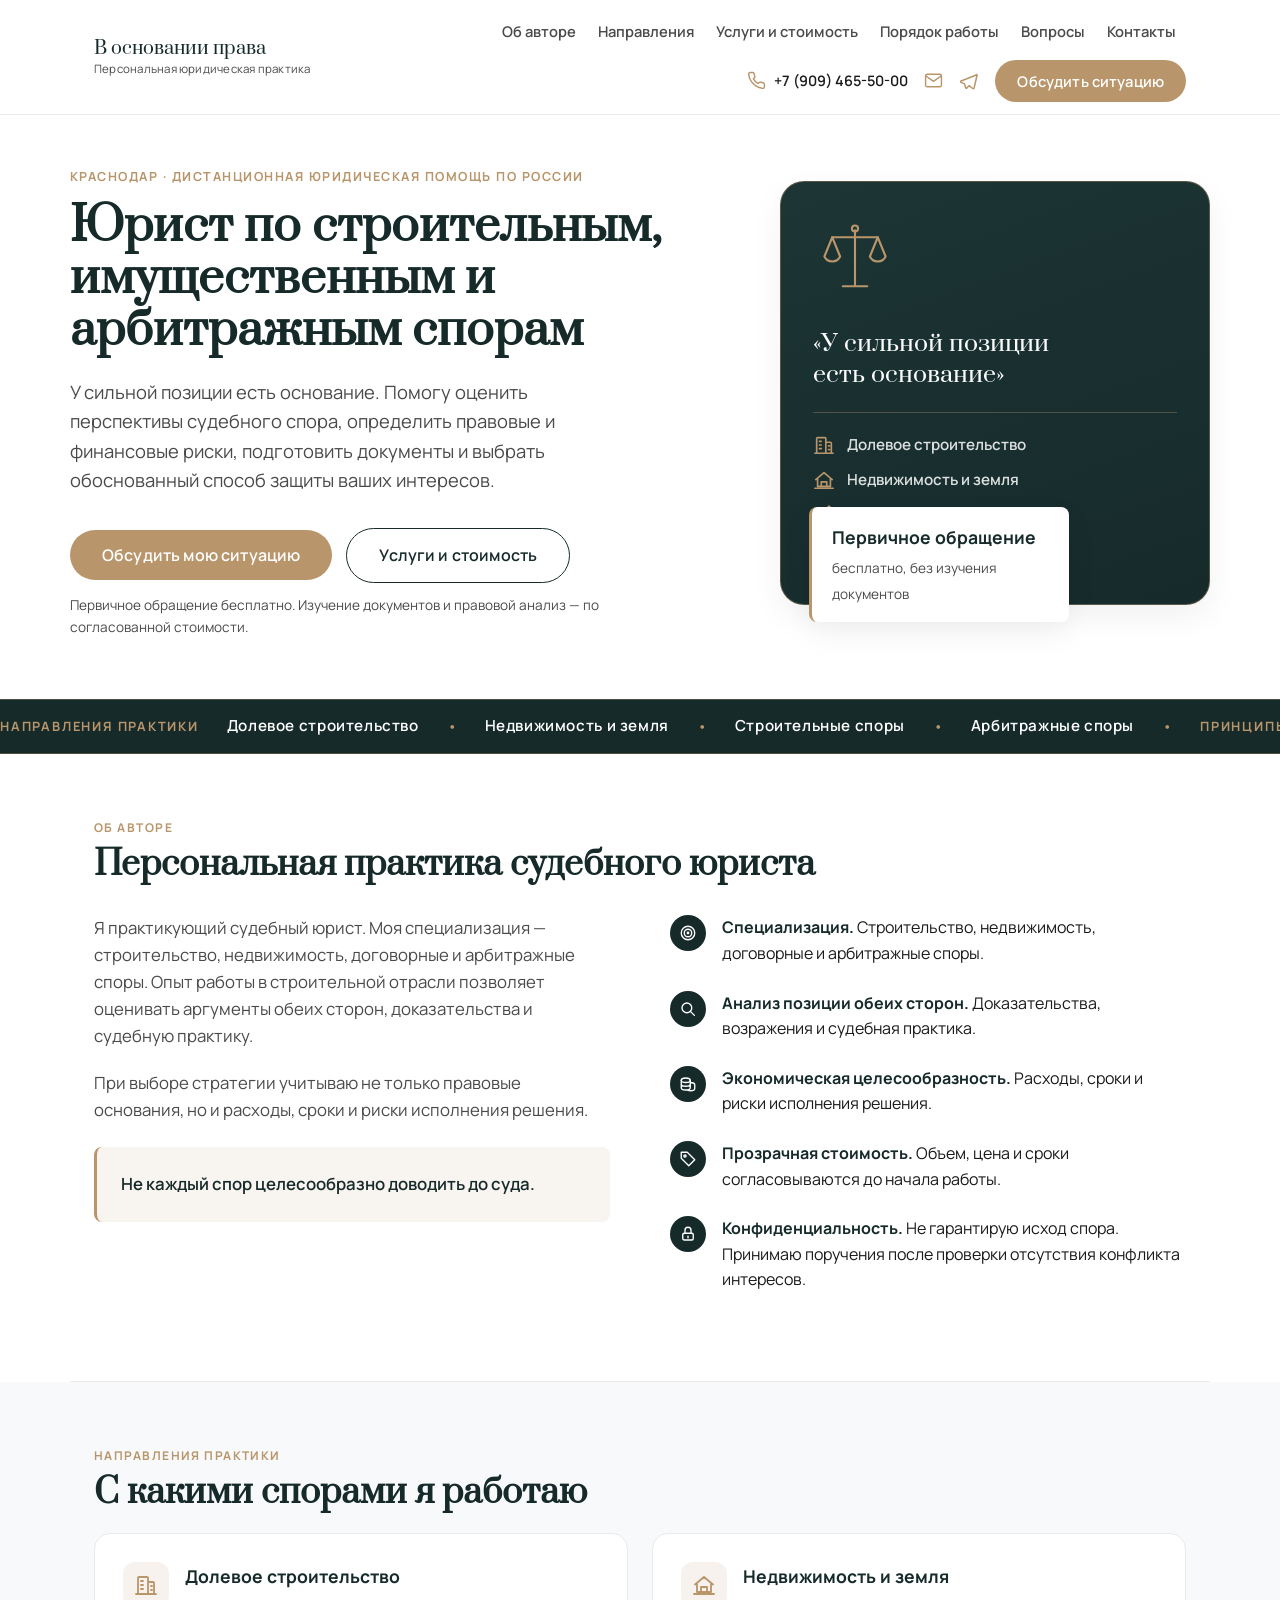
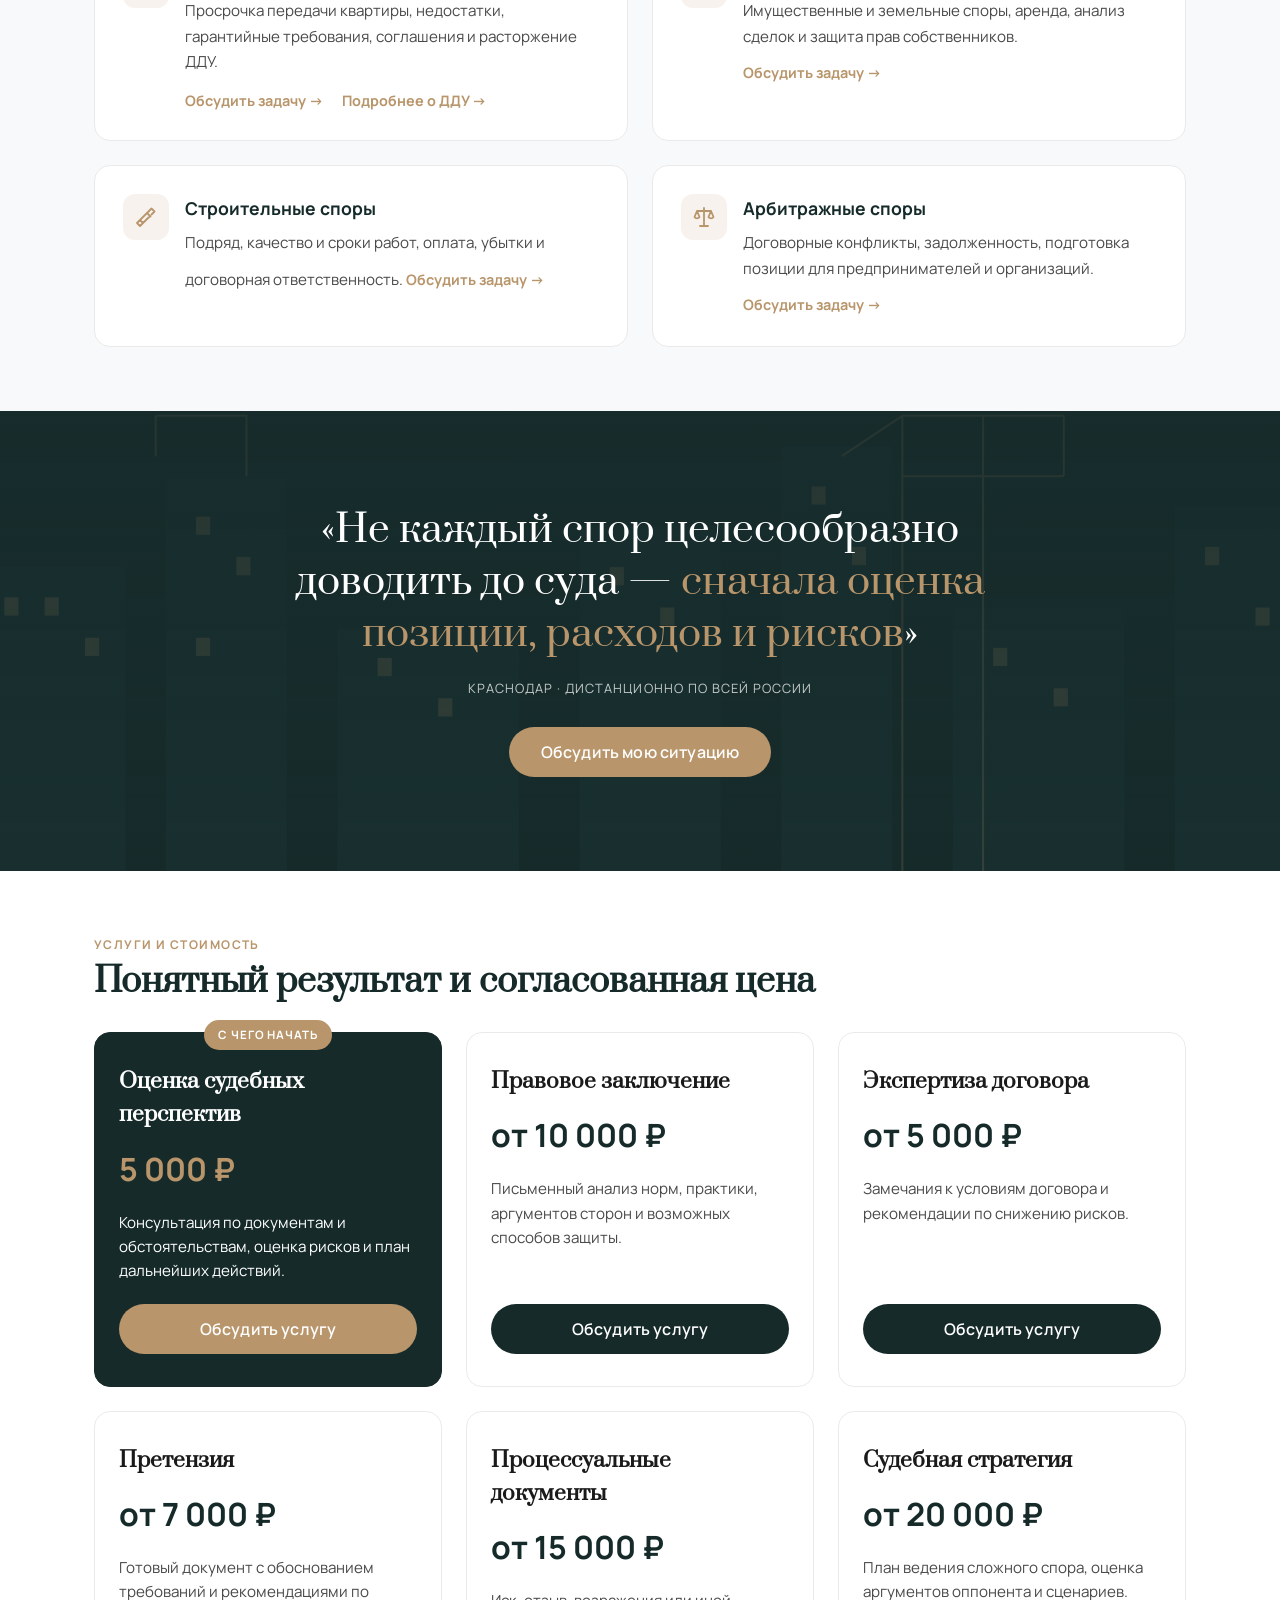
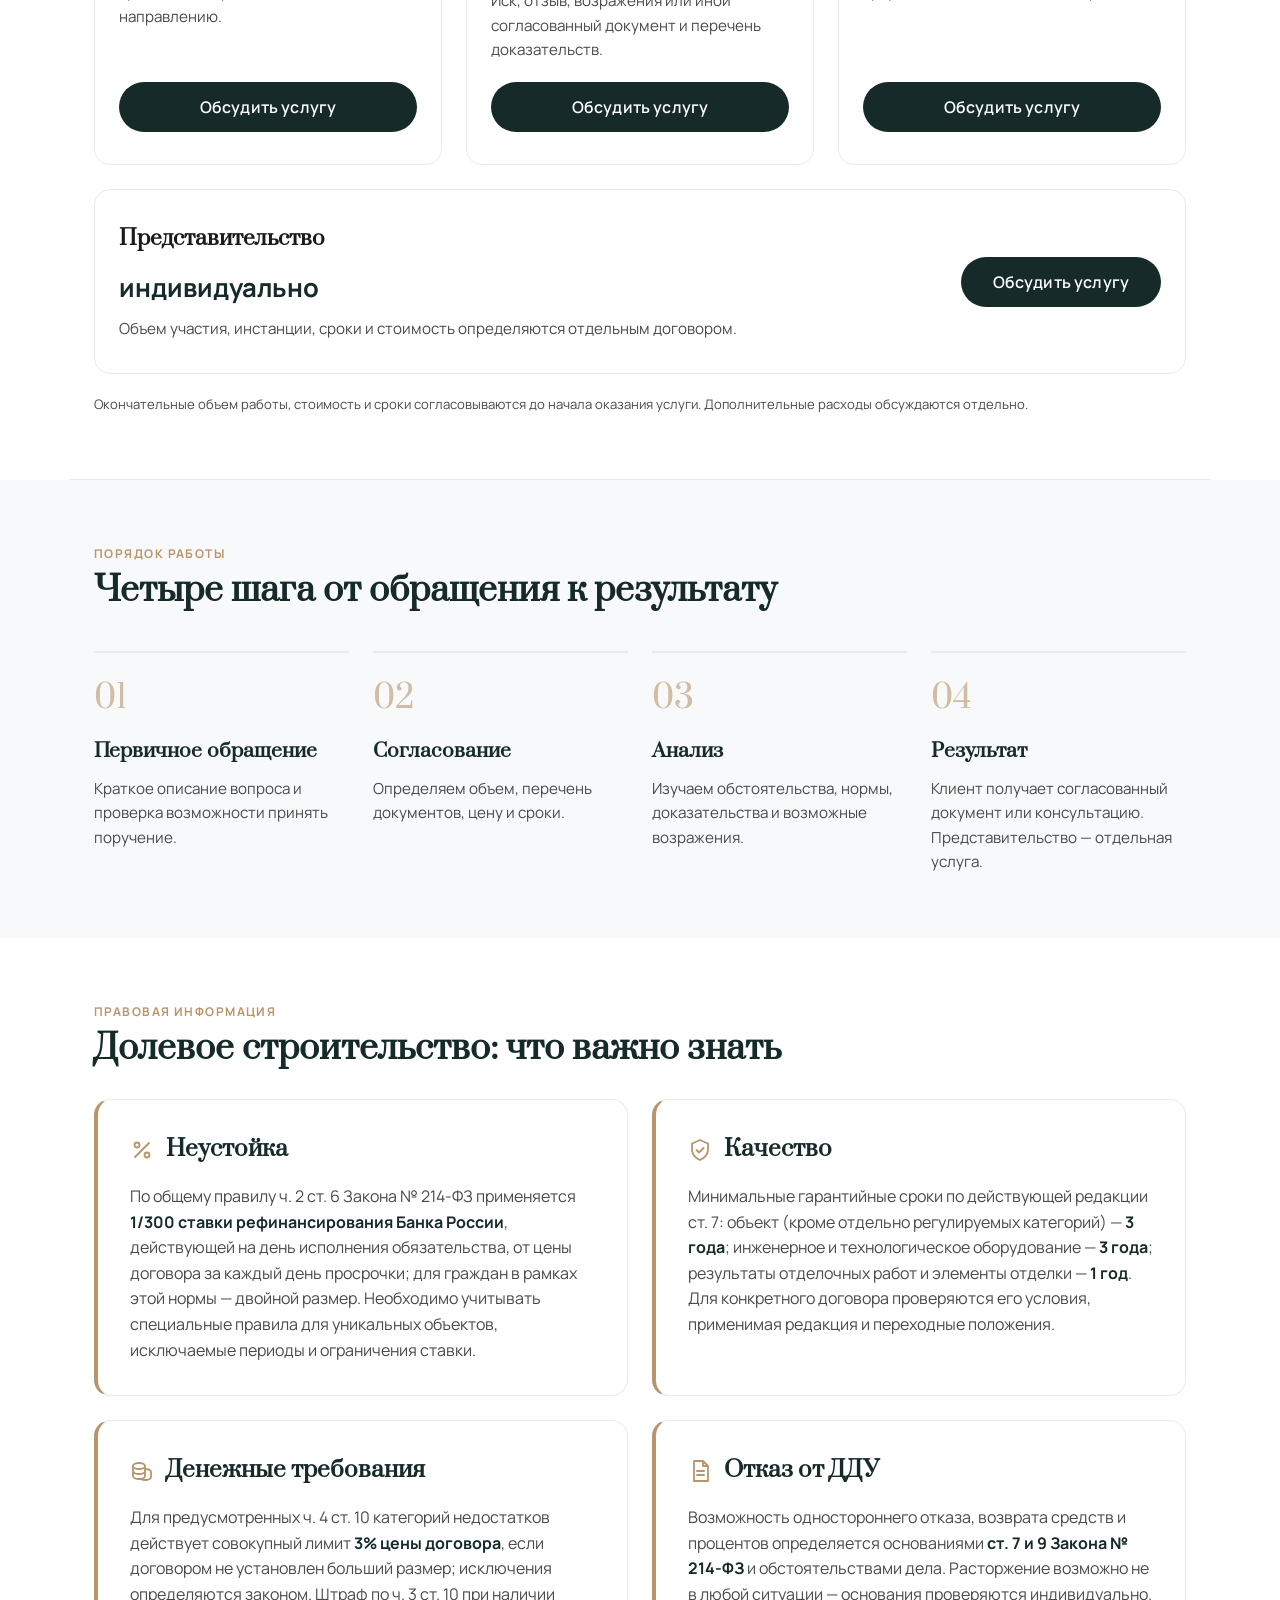
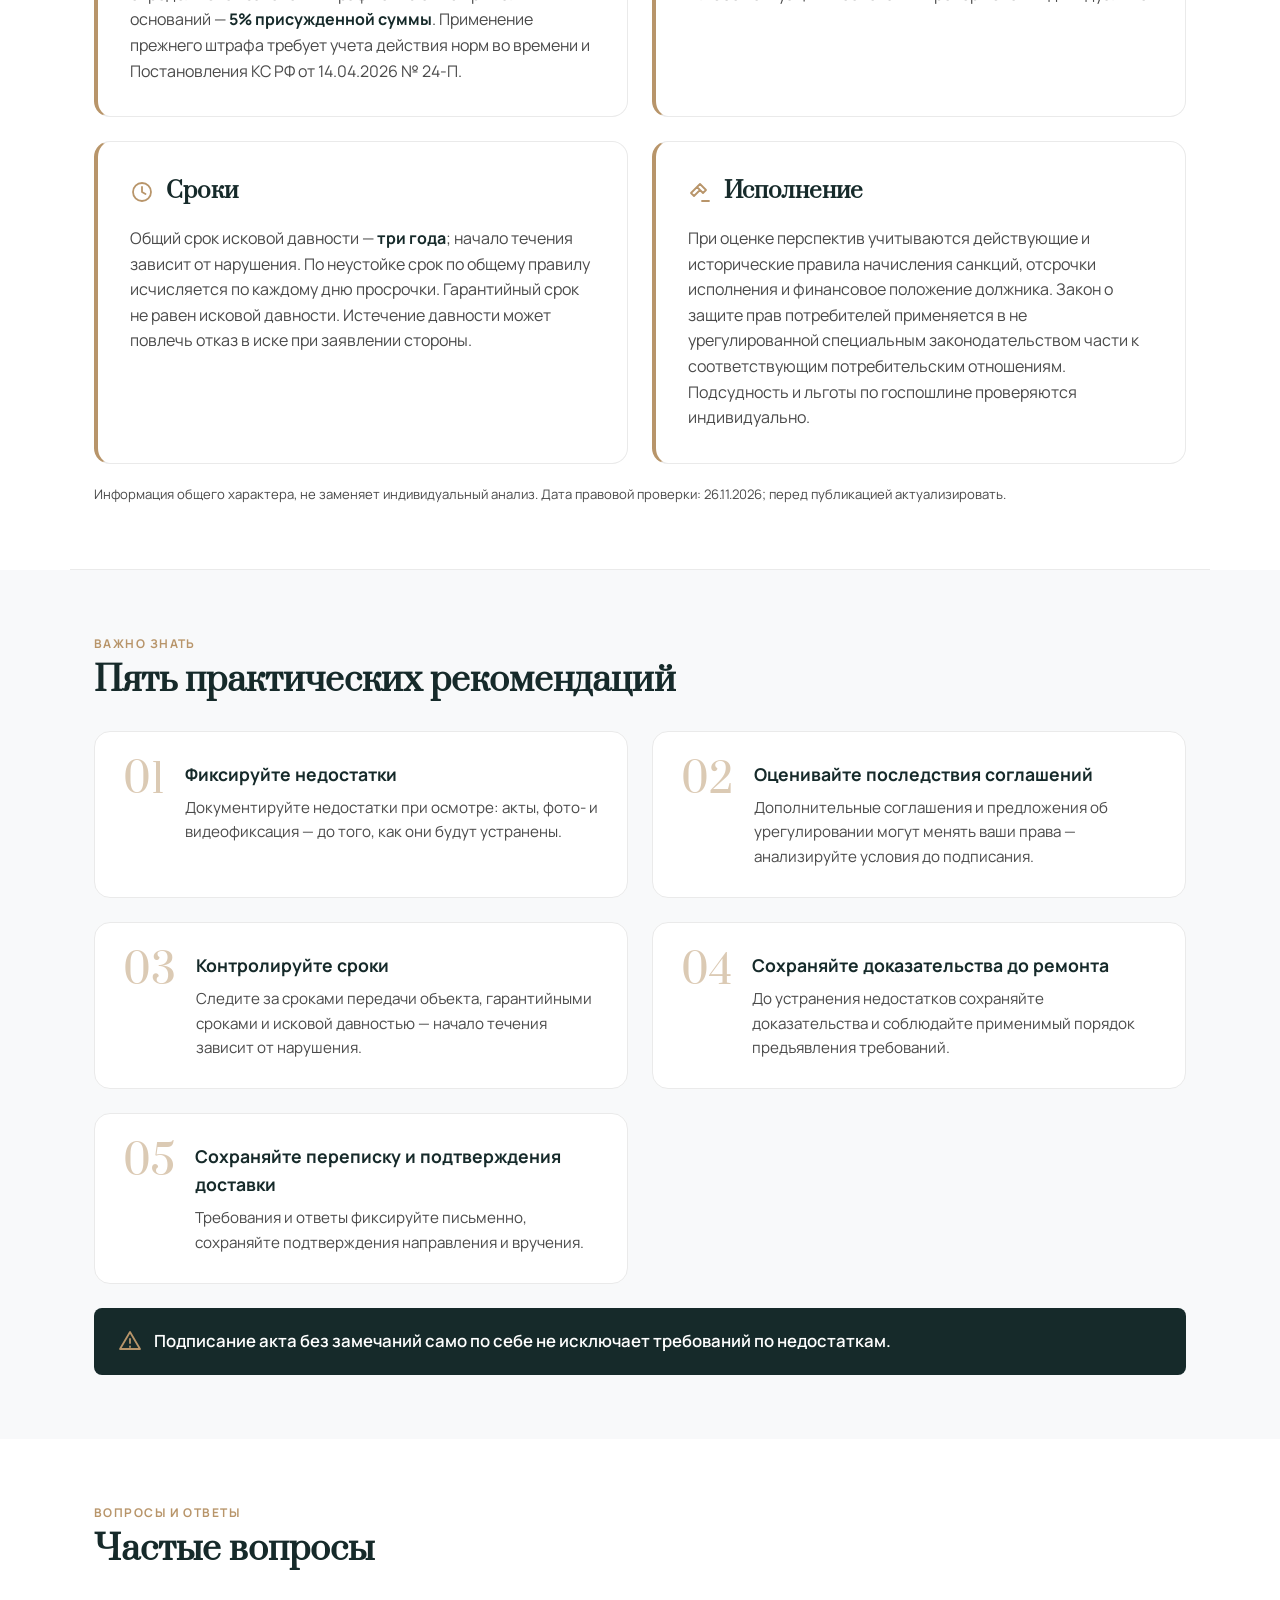
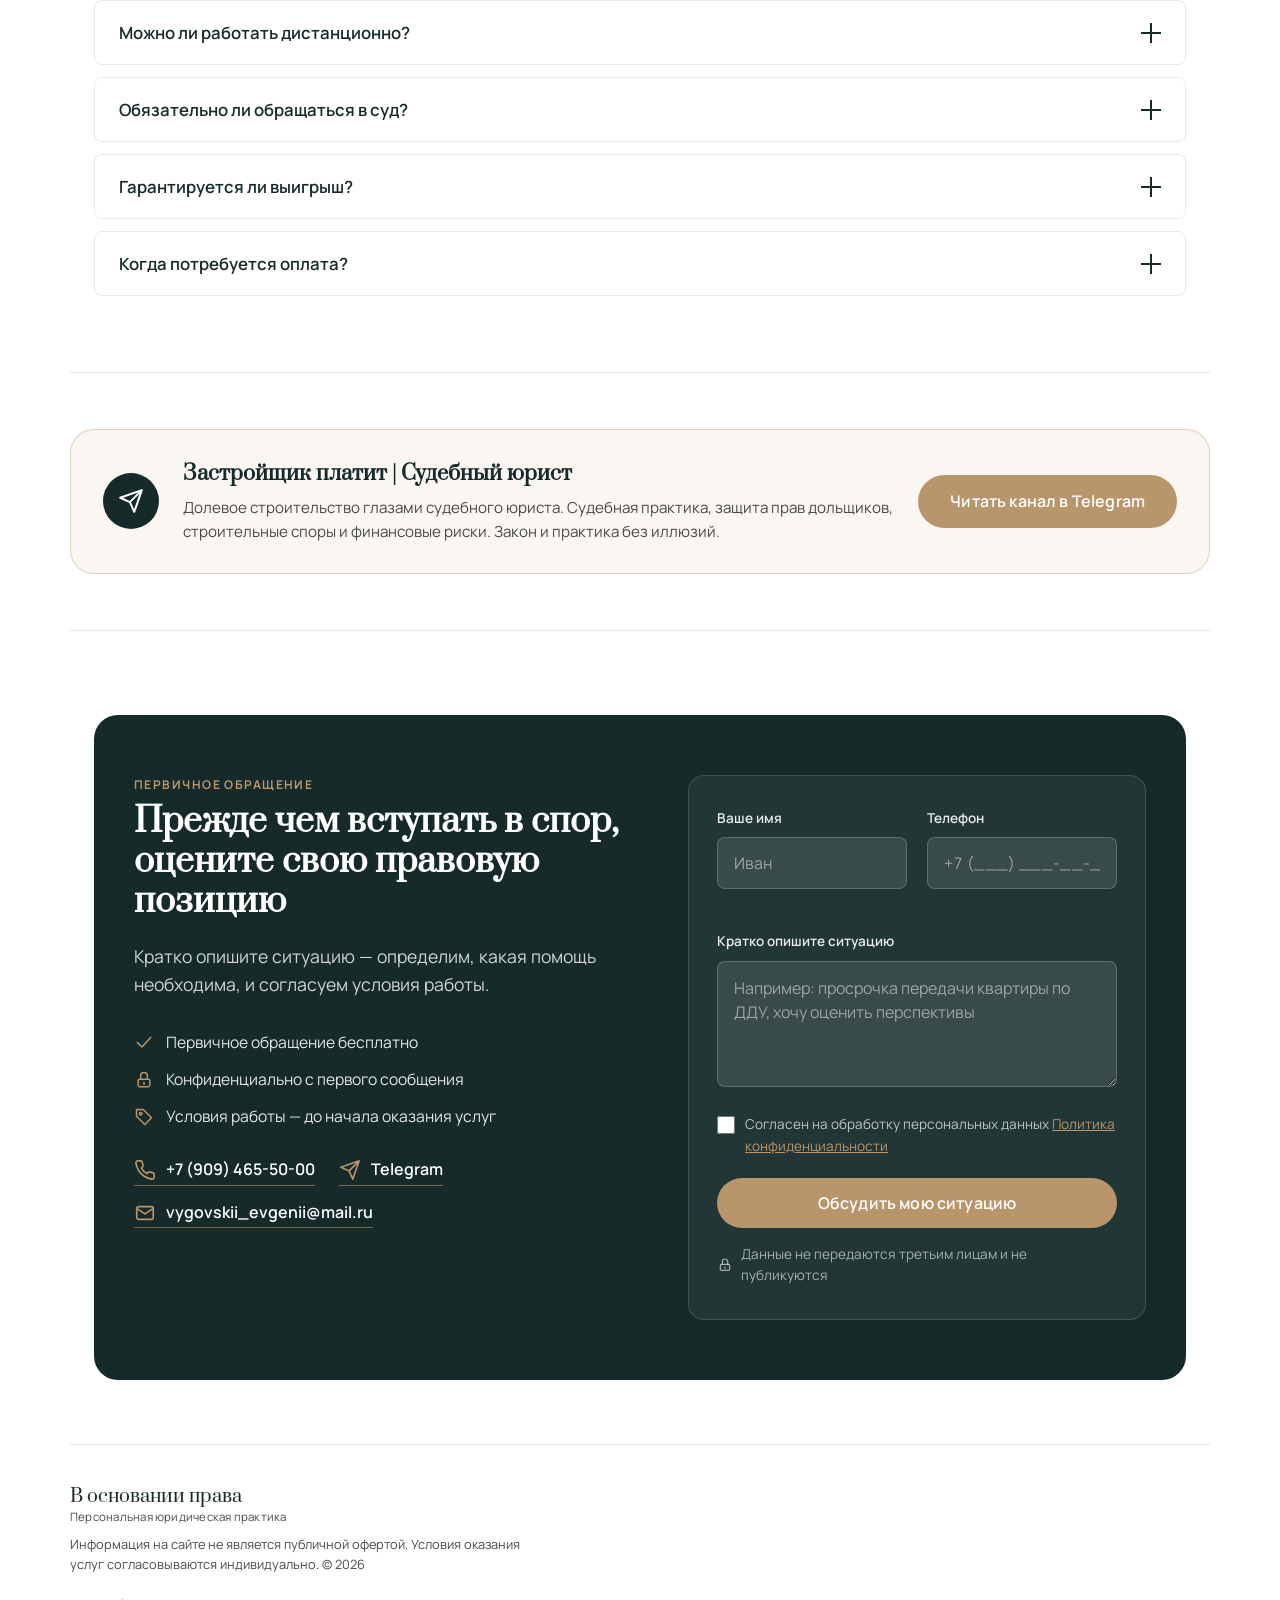
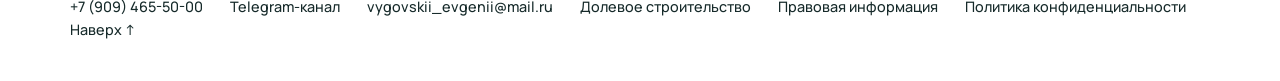
<file: index.html>
<!doctype html>
<html lang="ru">
  <head>
    <meta charset="UTF-8" />
    <meta name="viewport" content="width=device-width, initial-scale=1.0" />
    <title>
      Юрист по строительным, имущественным и арбитражным спорам | Краснодар — В
      основании права
    </title>
    <meta
      name="description"
      content="Персональная юридическая практика: строительные, имущественные и арбитражные споры. Краснодар, дистанционная помощь по России. Оценка перспектив спора, правовые заключения, претензии, процессуальные документы. Первичное обращение бесплатно."
    />
    <link
      rel="canonical"
      href="https://francuz2009.github.io/lawyer-landing/"
    />

    <meta property="og:type" content="website" />
    <meta
      property="og:title"
      content="В основании права — персональная юридическая практика | Краснодар"
    />
    <meta
      property="og:description"
      content="Юрист по строительным, имущественным и арбитражным спорам. Оценка перспектив, правовых и финансовых рисков. Дистанционная юридическая помощь по России."
    />
    <meta
      property="og:url"
      content="https://francuz2009.github.io/lawyer-landing/"
    />
    <meta name="twitter:card" content="summary" />

    <link rel="preconnect" href="https://fonts.googleapis.com" />
    <link rel="preconnect" href="https://fonts.gstatic.com" crossorigin />
    <link
      href="https://fonts.googleapis.com/css2?family=Manrope:wght@400;500;600;700&family=Prata&display=swap"
      rel="stylesheet"
    />

    <link rel="stylesheet" href="styles/style.css" />
    <noscript>
      <style>
        [data-rv],
        [data-rv-left],
        [data-rv-right],
        [data-rv-zoom],
        [data-hero] {
          opacity: 1 !important;
          transform: none !important;
        }
        .marquee-track {
          animation: none !important;
        }
      </style>
    </noscript>

    <script type="application/ld+json">
      {
        "@context": "https://schema.org",
        "@graph": [
          {
            "@type": "LegalService",
            "name": "В основании права — персональная юридическая практика",
            "description": "Судебный юрист: строительство, недвижимость, договорные и арбитражные споры. Оценка перспектив судебного спора, правовые заключения, экспертиза договоров, претензии, процессуальные документы, судебная стратегия.",
            "areaServed": ["Краснодар", "RU"],
            "telephone": "+79094655000",
            "email": "vygovskii_evgenii@mail.ru",
            "url": "https://francuz2009.github.io/lawyer-landing/"
          },
          {
            "@type": "FAQPage",
            "mainEntity": [
              {
                "@type": "Question",
                "name": "Можно ли работать дистанционно?",
                "acceptedAnswer": {
                  "@type": "Answer",
                  "text": "Да, для консультаций, анализа и подготовки документов; участие в суде согласуется отдельно."
                }
              },
              {
                "@type": "Question",
                "name": "Обязательно ли обращаться в суд?",
                "acceptedAnswer": {
                  "@type": "Answer",
                  "text": "Нет, возможны переговоры и досудебное урегулирование."
                }
              },
              {
                "@type": "Question",
                "name": "Гарантируется ли выигрыш?",
                "acceptedAnswer": {
                  "@type": "Answer",
                  "text": "Нет, результат зависит от обстоятельств и оценки суда."
                }
              },
              {
                "@type": "Question",
                "name": "Когда потребуется оплата?",
                "acceptedAnswer": {
                  "@type": "Answer",
                  "text": "После согласования объема, цены и порядка оплаты."
                }
              }
            ]
          }
        ]
      }
    </script>
  </head>
  <body>
    <svg
      xmlns="http://www.w3.org/2000/svg"
      style="display: none"
      aria-hidden="true"
    >
      <symbol id="i-building" viewBox="0 0 24 24">
        <path
          d="M4 21V5a1 1 0 0 1 1-1h8a1 1 0 0 1 1 1v16M14 9h5a1 1 0 0 1 1 1v11M2 21h20M7 8h2M7 12h2M7 16h2M17 13h1M17 17h1"
        />
      </symbol>
      <symbol id="i-land" viewBox="0 0 24 24">
        <path d="M3 11.5 12 4l9 7.5M5 10v9h14v-9M9 19v-5h6v5M2 21h20" />
      </symbol>
      <symbol id="i-tools" viewBox="0 0 24 24">
        <path
          d="m14.5 6.5 3-3 3 3-3 3M13 8 3 18l3 3L16 11M13 8l3.5 3.5M13 8l1.5-1.5M6 15l3 3"
        />
      </symbol>
      <symbol id="i-scales" viewBox="0 0 24 24">
        <path
          d="M12 3v18M8 21h8M12 6h7M12 6H5M5 6l-2.5 6a3 3 0 0 0 5 0L5 6ZM19 6l-2.5 6a3 3 0 0 0 5 0L19 6Z"
        />
      </symbol>
      <symbol id="i-search" viewBox="0 0 24 24">
        <circle cx="10.5" cy="10.5" r="6.5" />
        <path d="m15.5 15.5 5 5" />
      </symbol>
      <symbol id="i-target" viewBox="0 0 24 24">
        <circle cx="12" cy="12" r="9" />
        <circle cx="12" cy="12" r="5" />
        <circle cx="12" cy="12" r="1" />
      </symbol>
      <symbol id="i-coins" viewBox="0 0 24 24">
        <ellipse cx="9" cy="7" rx="6" ry="3" />
        <path
          d="M3 7v5c0 1.66 2.69 3 6 3s6-1.34 6-3V7M3 12v5c0 1.66 2.69 3 6 3s6-1.34 6-3v-5M15 10c3.03.15 6 1.42 6 3v5c0 1.66-2.69 3-6 3-2.02 0-3.8-.5-4.9-1.25"
        />
      </symbol>
      <symbol id="i-tag" viewBox="0 0 24 24">
        <path d="M3 3h8l10 10-8 8L3 11V3Z" />
        <circle cx="8" cy="8" r="1.5" />
      </symbol>
      <symbol id="i-lock" viewBox="0 0 24 24">
        <rect x="5" y="11" width="14" height="9" rx="2" />
        <path d="M8 11V7a4 4 0 0 1 8 0v4M12 15v2" />
      </symbol>
      <symbol id="i-doc" viewBox="0 0 24 24">
        <path d="M6 2h9l5 5v15H6V2ZM15 2v5h5M9 12h7M9 16h7" />
      </symbol>
      <symbol id="i-clock" viewBox="0 0 24 24">
        <circle cx="12" cy="12" r="9" />
        <path d="M12 7v5l3.5 2" />
      </symbol>
      <symbol id="i-shield" viewBox="0 0 24 24">
        <path
          d="M12 2 4 5.5v6c0 5 3.5 8.5 8 10.5 4.5-2 8-5.5 8-10.5v-6L12 2Z"
        />
        <path d="m8.5 12 2.5 2.5 4.5-4.5" />
      </symbol>
      <symbol id="i-alert" viewBox="0 0 24 24">
        <path d="M12 3 2 20h20L12 3ZM12 10v4M12 17.5v.5" />
      </symbol>
      <symbol id="i-pen" viewBox="0 0 24 24">
        <path d="m14 5 5 5L8 21H3v-5L14 5ZM12 7l5 5M3 21h18" />
      </symbol>
      <symbol id="i-mail" viewBox="0 0 24 24">
        <rect x="3" y="5" width="18" height="14" rx="2" />
        <path d="m3 7 9 6 9-6" />
      </symbol>
      <symbol id="i-check" viewBox="0 0 24 24">
        <path d="m4 12.5 5.5 5.5L20 6.5" />
      </symbol>
      <symbol id="i-gavel" viewBox="0 0 24 24">
        <path
          d="m9 7 6 6M12 4l6 6M9 7l3-3M15 13l3-3M9 7l-6 6 3 3 6-6M14 21h7"
        />
      </symbol>
      <symbol id="i-percent" viewBox="0 0 24 24">
        <path d="M19 5 5 19" />
        <circle cx="7" cy="7" r="2.5" />
        <circle cx="17" cy="17" r="2.5" />
      </symbol>
      <symbol id="i-phone" viewBox="0 0 24 24">
        <path
          d="M22 16.9v3a2 2 0 0 1-2.2 2 19.8 19.8 0 0 1-8.6-3.1 19.5 19.5 0 0 1-6-6A19.8 19.8 0 0 1 2.1 4.2 2 2 0 0 1 4.1 2h3a2 2 0 0 1 2 1.7c.13.96.36 1.9.7 2.8a2 2 0 0 1-.45 2.1L8.1 9.9a16 16 0 0 0 6 6l1.3-1.3a2 2 0 0 1 2.1-.45c.9.34 1.84.57 2.8.7A2 2 0 0 1 22 16.9Z"
        />
      </symbol>
      <symbol id="i-send" viewBox="0 0 24 24">
        <path d="m22 2-7 20-4-9-9-4 20-7ZM22 2 11 13" />
      </symbol>
      <symbol id="i-route" viewBox="0 0 24 24">
        <circle cx="6" cy="19" r="2.5" />
        <circle cx="18" cy="5" r="2.5" />
        <path d="M8.5 19H15a3.5 3.5 0 0 0 0-7H9a3.5 3.5 0 0 1 0-7h6.5" />
      </symbol>
    </svg>

    <div class="scroll-progress" aria-hidden="true"></div>
    <a class="skip-link" href="#main">К основному содержимому</a>

    <header class="site-header" id="top">
      <div class="container header-inner">
        <a href="#top" class="logo">
          <span class="logo-main">В основании права</span>
          <span class="logo-sub">Персональная юридическая практика</span>
        </a>

        <button class="burger-btn" aria-label="Меню" aria-expanded="false">
          <span class="burger-line"></span>
          <span class="burger-line"></span>
          <span class="burger-line"></span>
        </button>

        <div class="mobile-menu-wrapper">
          <nav class="site-nav">
            <a href="#about" class="nav-link">Об авторе</a>
            <a href="#practice" class="nav-link">Направления</a>
            <a href="#services" class="nav-link">Услуги и стоимость</a>
            <a href="#process" class="nav-link">Порядок работы</a>
            <a href="#faq" class="nav-link">Вопросы</a>
            <a href="#contacts" class="nav-link">Контакты</a>
          </nav>

          <div class="header-inner__info-unit">
            <a href="tel:+79094655000" class="contact-phone">
              <svg
                class="icon-svg"
                viewBox="0 0 24 24"
                fill="none"
                stroke="currentColor"
                stroke-width="1.8"
                stroke-linecap="round"
                stroke-linejoin="round"
              >
                <path
                  d="M22 16.92v3a2 2 0 0 1-2.18 2 19.79 19.79 0 0 1-8.63-3.07 19.5 19.5 0 0 1-6-6 19.79 19.79 0 0 1-3.07-8.67A2 2 0 0 1 4.11 2h3a2 2 0 0 1 2 1.72 12.84 12.84 0 0 0 .7 2.81 2 2 0 0 1-.45 2.11L8.09 9.91a16 16 0 0 0 6 6l1.27-1.27a2 2 0 0 1 2.11-.45 12.84 12.84 0 0 0 2.81.7A2 2 0 0 1 22 16.92z"
                />
              </svg>
              <span>+7 (909) 465-50-00</span>
            </a>
            <a href="mailto:vygovskii_evgenii@mail.ru" class="contact-mail">
              <svg
                class="icon-svg"
                viewBox="0 0 24 24"
                fill="none"
                stroke="currentColor"
                stroke-width="1.8"
                stroke-linecap="round"
                stroke-linejoin="round"
              >
                <path
                  d="M4 4h16c1.1 0 2 .9 2 2v12c0 1.1-.9 2-2 2H4c-1.1 0-2-.9-2-2V6c0-1.1.9-2 2-2z"
                />
                <polyline points="22,6 12,13 2,6" />
              </svg>
              <span>vygovskii_evgenii@mail.ru</span>
            </a>
            <a
              href="https://t.me/JuristConsultingLaw214FZ"
              class="contact-tg"
              aria-label="Telegram"
            >
              <svg
                class="icon-svg"
                viewBox="0 0 24 24"
                fill="none"
                stroke="currentColor"
                stroke-width="1.8"
                stroke-linecap="round"
                stroke-linejoin="round"
              >
                <path
                  d="M21.5 4.5l-19 7.5c-.8.3-.8 1.4 0 1.7l4 1.5 1.5 5c.2.6 1 .8 1.4.3l2.6-2.9 4.5 3.4c.6.4 1.4.1 1.6-.6l3.5-15c.2-.8-.6-1.5-1.1-.9z"
                />
              </svg>
            </a>
            <button class="btn-primary btn-accent open-popup-btn">
              Обсудить ситуацию
            </button>
          </div>
        </div>
      </div>
    </header>

    <main id="main">
      <section class="container hero">
        <div class="hero-content">
          <p class="hero-eyebrow" data-hero="1">
            Краснодар · Дистанционная юридическая помощь по России
          </p>
          <h1 data-hero="1">
            Юрист по строительным, имущественным и арбитражным спорам
          </h1>
          <p class="sub" data-hero="2">
            У сильной позиции есть основание. Помогу оценить перспективы
            судебного спора, определить правовые и финансовые риски, подготовить
            документы и выбрать обоснованный способ защиты ваших интересов.
          </p>
          <div class="hero-actions" data-hero="3">
            <button class="btn-primary btn-accent open-popup-btn">
              Обсудить мою ситуацию
            </button>
            <a href="#services" class="btn-primary btn-ghost"
              >Услуги и стоимость</a
            >
          </div>
          <p class="hero-note" data-hero="4">
            Первичное обращение бесплатно. Изучение документов и правовой анализ
            — по согласованной стоимости.
          </p>
        </div>
        <div class="hero-panel" data-hero="5">
          <svg class="hero-emblem" viewBox="0 0 96 96" aria-hidden="true">
            <g
              fill="none"
              stroke="#b8956a"
              stroke-width="2.4"
              stroke-linecap="round"
              stroke-linejoin="round"
            >
              <path d="M48 14v62M34 78h28M48 22h26M48 22H22" />
              <path
                d="M22 22l-9 22a10 10 0 0 0 18 0l-9-22ZM74 22l-9 22a10 10 0 0 0 18 0l-9-22Z"
              />
              <circle cx="48" cy="12" r="3.5" />
            </g>
          </svg>
          <p class="hero-quote">«У сильной позиции есть&nbsp;основание»</p>
          <ul class="hero-directions">
            <li>
              <a href="ddu.html"
                ><svg class="icon-svg" aria-hidden="true">
                  <use href="#i-building" /></svg
                >Долевое строительство</a
              >
            </li>
            <li>
              <a href="#practice"
                ><svg class="icon-svg" aria-hidden="true">
                  <use href="#i-land" /></svg
                >Недвижимость и земля</a
              >
            </li>
            <li>
              <a href="#practice"
                ><svg class="icon-svg" aria-hidden="true">
                  <use href="#i-tools" /></svg
                >Строительные споры</a
              >
            </li>
            <li>
              <a href="#practice"
                ><svg class="icon-svg" aria-hidden="true">
                  <use href="#i-scales" /></svg
                >Арбитражные споры</a
              >
            </li>
          </ul>
          <div class="hero-badge">
            <strong>Первичное обращение</strong>
            <span>бесплатно, без изучения документов</span>
          </div>
        </div>
      </section>

      <div
        class="marquee-band"
        aria-label="Направления практики и принципы работы"
      >
        <div class="marquee-track">
          <span class="marquee-item lead">Направления практики</span>
          <span class="marquee-item">Долевое строительство</span>
          <span class="marquee-dot">•</span>
          <span class="marquee-item">Недвижимость и земля</span>
          <span class="marquee-dot">•</span>
          <span class="marquee-item">Строительные споры</span>
          <span class="marquee-dot">•</span>
          <span class="marquee-item">Арбитражные споры</span>
          <span class="marquee-dot">•</span>
          <span class="marquee-item lead">Принципы работы</span>
          <span class="marquee-item">Анализ позиции обеих сторон</span>
          <span class="marquee-dot">•</span>
          <span class="marquee-item">Экономическая целесообразность</span>
          <span class="marquee-dot">•</span>
          <span class="marquee-item">Прозрачная стоимость</span>
          <span class="marquee-dot">•</span>
          <span class="marquee-item">Конфиденциальность</span>
          <span class="marquee-dot">•</span>
          <span class="marquee-item lead">Направления практики</span>
          <span class="marquee-item">Долевое строительство</span>
          <span class="marquee-dot">•</span>
          <span class="marquee-item">Недвижимость и земля</span>
          <span class="marquee-dot">•</span>
          <span class="marquee-item">Строительные споры</span>
          <span class="marquee-dot">•</span>
          <span class="marquee-item">Арбитражные споры</span>
          <span class="marquee-dot">•</span>
          <span class="marquee-item lead">Принципы работы</span>
          <span class="marquee-item">Анализ позиции обеих сторон</span>
          <span class="marquee-dot">•</span>
          <span class="marquee-item">Экономическая целесообразность</span>
          <span class="marquee-dot">•</span>
          <span class="marquee-item">Прозрачная стоимость</span>
          <span class="marquee-dot">•</span>
          <span class="marquee-item">Конфиденциальность</span>
          <span class="marquee-dot">•</span>
        </div>
      </div>

      <section class="container section" id="about">
        <div class="section-label" data-rv>Об авторе</div>
        <h2 class="section-title" data-rv>
          Персональная практика судебного юриста
        </h2>
        <div class="expertise-grid">
          <div class="left">
            <p data-rv>
              Я практикующий судебный юрист. Моя специализация — строительство,
              недвижимость, договорные и арбитражные споры. Опыт работы в
              строительной отрасли позволяет оценивать аргументы обеих сторон,
              доказательства и судебную практику.
            </p>
            <p data-rv>
              При выборе стратегии учитываю не только правовые основания, но и
              расходы, сроки и риски исполнения решения.
            </p>
            <div class="expertise-conclusion" data-rv>
              Не каждый спор целесообразно доводить до суда.
            </div>
          </div>
          <div class="right">
            <ul data-rv-stagger>
              <li data-rv>
                <span class="icon"
                  ><svg class="icon-svg" aria-hidden="true">
                    <use href="#i-target" /></svg
                ></span>
                <div>
                  <strong>Специализация.</strong> Строительство, недвижимость,
                  договорные и арбитражные споры.
                </div>
              </li>
              <li data-rv>
                <span class="icon"
                  ><svg class="icon-svg" aria-hidden="true">
                    <use href="#i-search" /></svg
                ></span>
                <div>
                  <strong>Анализ позиции обеих сторон.</strong> Доказательства,
                  возражения и судебная практика.
                </div>
              </li>
              <li data-rv>
                <span class="icon"
                  ><svg class="icon-svg" aria-hidden="true">
                    <use href="#i-coins" /></svg
                ></span>
                <div>
                  <strong>Экономическая целесообразность.</strong> Расходы,
                  сроки и риски исполнения решения.
                </div>
              </li>
              <li data-rv>
                <span class="icon"
                  ><svg class="icon-svg" aria-hidden="true">
                    <use href="#i-tag" /></svg
                ></span>
                <div>
                  <strong>Прозрачная стоимость.</strong> Объем, цена и сроки
                  согласовываются до начала работы.
                </div>
              </li>
              <li data-rv>
                <span class="icon"
                  ><svg class="icon-svg" aria-hidden="true">
                    <use href="#i-lock" /></svg
                ></span>
                <div>
                  <strong>Конфиденциальность.</strong> Не гарантирую исход
                  спора. Принимаю поручения после проверки отсутствия конфликта
                  интересов.
                </div>
              </li>
            </ul>
          </div>
        </div>
      </section>

      <section class="section bg-alt" id="practice">
        <div class="container">
          <div class="section-label" data-rv>Направления практики</div>
          <h2 class="section-title" data-rv>С какими спорами я работаю</h2>
          <div class="tasks-grid" data-rv-stagger>
            <div class="task-item" data-rv>
              <span class="icon"
                ><svg class="icon-svg" aria-hidden="true">
                  <use href="#i-building" /></svg
              ></span>
              <div>
                <strong>Долевое строительство</strong>
                <span
                  >Просрочка передачи квартиры, недостатки, гарантийные
                  требования, соглашения и расторжение ДДУ.</span
                >
                <div class="card-links">
                  <button
                    class="card-link open-popup-btn"
                    data-service="Долевое строительство"
                  >
                    Обсудить задачу →
                  </button>
                  <a class="card-link" href="ddu.html">Подробнее о ДДУ →</a>
                </div>
              </div>
            </div>
            <div class="task-item" data-rv>
              <span class="icon"
                ><svg class="icon-svg" aria-hidden="true">
                  <use href="#i-land" /></svg
              ></span>
              <div>
                <strong>Недвижимость и земля</strong>
                <span
                  >Имущественные и земельные споры, аренда, анализ сделок и
                  защита прав собственников.</span
                >
                <button
                  class="card-link open-popup-btn"
                  data-service="Недвижимость и земля"
                >
                  Обсудить задачу →
                </button>
              </div>
            </div>
            <div class="task-item" data-rv>
              <span class="icon"
                ><svg class="icon-svg" aria-hidden="true">
                  <use href="#i-tools" /></svg
              ></span>
              <div>
                <strong>Строительные споры</strong>
                <span
                  >Подряд, качество и сроки работ, оплата, убытки и договорная
                  ответственность.</span
                >
                <button
                  class="card-link open-popup-btn"
                  data-service="Строительные споры"
                >
                  Обсудить задачу →
                </button>
              </div>
            </div>
            <div class="task-item" data-rv>
              <span class="icon"
                ><svg class="icon-svg" aria-hidden="true">
                  <use href="#i-scales" /></svg
              ></span>
              <div>
                <strong>Арбитражные споры</strong>
                <span
                  >Договорные конфликты, задолженность, подготовка позиции для
                  предпринимателей и организаций.</span
                >
                <button
                  class="card-link open-popup-btn"
                  data-service="Арбитражные споры"
                >
                  Обсудить задачу →
                </button>
              </div>
            </div>
          </div>
        </div>
      </section>

      <section class="parallax-band" aria-label="Подход к работе">
        <div class="parallax-img" data-parallax="0.18" aria-hidden="true">
          <svg
            viewBox="0 0 1440 620"
            preserveAspectRatio="xMidYMax slice"
            width="100%"
            height="100%"
          >
            <defs>
              <linearGradient id="sky" x1="0" y1="0" x2="0" y2="1">
                <stop offset="0" stop-color="#1d3535" />
                <stop offset="1" stop-color="#162a2a" />
              </linearGradient>
            </defs>
            <rect width="1440" height="620" fill="url(#sky)" />
            <g fill="#1f3a3a">
              <rect x="60" y="240" width="150" height="380" />
              <rect x="250" y="150" width="120" height="470" />
              <rect x="420" y="300" width="180" height="320" />
              <rect x="660" y="200" width="140" height="420" />
              <rect x="860" y="120" width="110" height="500" />
              <rect x="1030" y="280" width="170" height="340" />
              <rect x="1250" y="180" width="130" height="440" />
            </g>
            <g stroke="#b8956a" stroke-width="2" opacity="0.55" fill="none">
              <path
                d="M980 620V90h160M980 90l-60 40M1140 90v60M980 150h160M1060 90v530"
              />
              <path d="M330 150V90h-90M240 90v40" />
            </g>
            <g fill="#b8956a" opacity="0.5">
              <rect x="90" y="270" width="14" height="18" />
              <rect x="130" y="270" width="14" height="18" />
              <rect x="170" y="310" width="14" height="18" />
              <rect x="280" y="190" width="14" height="18" />
              <rect x="320" y="230" width="14" height="18" />
              <rect x="280" y="310" width="14" height="18" />
              <rect x="460" y="330" width="14" height="18" />
              <rect x="520" y="370" width="14" height="18" />
              <rect x="690" y="240" width="14" height="18" />
              <rect x="740" y="280" width="14" height="18" />
              <rect x="890" y="160" width="14" height="18" />
              <rect x="930" y="220" width="14" height="18" />
              <rect x="1070" y="320" width="14" height="18" />
              <rect x="1130" y="360" width="14" height="18" />
              <rect x="1280" y="220" width="14" height="18" />
              <rect x="1330" y="280" width="14" height="18" />
            </g>
          </svg>
        </div>
        <div class="parallax-overlay"></div>
        <div class="container parallax-content">
          <blockquote data-rv>
            «Не каждый спор целесообразно доводить до суда —
            <em>сначала оценка позиции, расходов и рисков</em>»
          </blockquote>
          <p data-rv>Краснодар · Дистанционно по всей России</p>
          <button class="btn-primary btn-accent open-popup-btn" data-rv>
            Обсудить мою ситуацию
          </button>
        </div>
      </section>

      <section class="container section" id="services">
        <div class="section-label" data-rv>Услуги и стоимость</div>
        <h2 class="section-title" data-rv>
          Понятный результат и согласованная цена
        </h2>
        <div class="price-cards services-grid" data-rv-stagger>
          <div class="price-card featured" data-rv>
            <div class="price-flag">С чего начать</div>
            <h4>Оценка судебных перспектив</h4>
            <div class="price">5 000 ₽</div>
            <p>
              Консультация по документам и обстоятельствам, оценка рисков и план
              дальнейших действий.
            </p>
            <button
              class="btn-primary btn-accent open-popup-btn"
              data-service="Оценка судебных перспектив"
            >
              Обсудить услугу
            </button>
          </div>
          <div class="price-card" data-rv>
            <h4>Правовое заключение</h4>
            <div class="price">от 10 000 ₽</div>
            <p>
              Письменный анализ норм, практики, аргументов сторон и возможных
              способов защиты.
            </p>
            <button
              class="btn-primary open-popup-btn"
              data-service="Правовое заключение"
            >
              Обсудить услугу
            </button>
          </div>
          <div class="price-card" data-rv>
            <h4>Экспертиза договора</h4>
            <div class="price">от 5 000 ₽</div>
            <p>
              Замечания к условиям договора и рекомендации по снижению рисков.
            </p>
            <button
              class="btn-primary open-popup-btn"
              data-service="Экспертиза договора"
            >
              Обсудить услугу
            </button>
          </div>
          <div class="price-card" data-rv>
            <h4>Претензия</h4>
            <div class="price">от 7 000 ₽</div>
            <p>
              Готовый документ с обоснованием требований и рекомендациями по
              направлению.
            </p>
            <button class="btn-primary open-popup-btn" data-service="Претензия">
              Обсудить услугу
            </button>
          </div>
          <div class="price-card" data-rv>
            <h4>Процессуальные документы</h4>
            <div class="price">от 15 000 ₽</div>
            <p>
              Иск, отзыв, возражения или иной согласованный документ и перечень
              доказательств.
            </p>
            <button
              class="btn-primary open-popup-btn"
              data-service="Процессуальные документы"
            >
              Обсудить услугу
            </button>
          </div>
          <div class="price-card" data-rv>
            <h4>Судебная стратегия</h4>
            <div class="price">от 20 000 ₽</div>
            <p>
              План ведения сложного спора, оценка аргументов оппонента и
              сценариев.
            </p>
            <button
              class="btn-primary open-popup-btn"
              data-service="Судебная стратегия"
            >
              Обсудить услугу
            </button>
          </div>
          <div class="price-card wide" data-rv>
            <div class="wide-main">
              <h4>Представительство</h4>
              <div class="price">индивидуально</div>
              <p>
                Объем участия, инстанции, сроки и стоимость определяются
                отдельным договором.
              </p>
            </div>
            <button
              class="btn-primary open-popup-btn"
              data-service="Представительство"
            >
              Обсудить услугу
            </button>
          </div>
        </div>
        <p class="cases-note" data-rv>
          Окончательные объем работы, стоимость и сроки согласовываются до
          начала оказания услуги. Дополнительные расходы обсуждаются отдельно.
        </p>
      </section>

      <section class="section bg-alt" id="process">
        <div class="container">
          <div class="section-label" data-rv>Порядок работы</div>
          <h2 class="section-title" data-rv>
            Четыре шага от обращения к результату
          </h2>
          <div class="steps" data-rv-stagger>
            <div class="step" data-rv>
              <div class="num">
                <span class="counter" data-target="1" data-pad="2">01</span>
              </div>
              <h4>Первичное обращение</h4>
              <p>
                Краткое описание вопроса и проверка возможности принять
                поручение.
              </p>
            </div>
            <div class="step" data-rv>
              <div class="num">
                <span class="counter" data-target="2" data-pad="2">02</span>
              </div>
              <h4>Согласование</h4>
              <p>Определяем объем, перечень документов, цену и сроки.</p>
            </div>
            <div class="step" data-rv>
              <div class="num">
                <span class="counter" data-target="3" data-pad="2">03</span>
              </div>
              <h4>Анализ</h4>
              <p>
                Изучаем обстоятельства, нормы, доказательства и возможные
                возражения.
              </p>
            </div>
            <div class="step" data-rv>
              <div class="num">
                <span class="counter" data-target="4" data-pad="2">04</span>
              </div>
              <h4>Результат</h4>
              <p>
                Клиент получает согласованный документ или консультацию.
                Представительство — отдельная услуга.
              </p>
            </div>
          </div>
        </div>
      </section>

      <section class="container section" id="legal">
        <div class="section-label" data-rv>Правовая информация</div>
        <h2 class="section-title" data-rv>
          Долевое строительство: что важно знать
        </h2>
        <div class="legal-content" data-rv-stagger>
          <div class="legal-block" data-rv>
            <h3>
              <svg class="icon-svg" aria-hidden="true">
                <use href="#i-percent" />
              </svg>
              Неустойка
            </h3>
            <p>
              По общему правилу ч. 2 ст. 6 Закона № 214-ФЗ применяется
              <strong>1/300 ставки рефинансирования Банка России</strong>,
              действующей на день исполнения обязательства, от цены договора за
              каждый день просрочки; для граждан в рамках этой нормы — двойной
              размер. Необходимо учитывать специальные правила для уникальных
              объектов, исключаемые периоды и ограничения ставки.
            </p>
          </div>
          <div class="legal-block" data-rv>
            <h3>
              <svg class="icon-svg" aria-hidden="true">
                <use href="#i-shield" />
              </svg>
              Качество
            </h3>
            <p>
              Минимальные гарантийные сроки по действующей редакции ст. 7:
              объект (кроме отдельно регулируемых категорий) —
              <strong>3 года</strong>; инженерное и технологическое оборудование
              — <strong>3 года</strong>; результаты отделочных работ и элементы
              отделки — <strong>1 год</strong>. Для конкретного договора
              проверяются его условия, применимая редакция и переходные
              положения.
            </p>
          </div>
          <div class="legal-block" data-rv>
            <h3>
              <svg class="icon-svg" aria-hidden="true">
                <use href="#i-coins" />
              </svg>
              Денежные требования
            </h3>
            <p>
              Для предусмотренных ч. 4 ст. 10 категорий недостатков действует
              совокупный лимит <strong>3% цены договора</strong>, если договором
              не установлен больший размер; исключения определяются законом.
              Штраф по ч. 3 ст. 10 при наличии оснований —
              <strong>5% присужденной суммы</strong>. Применение прежнего штрафа
              требует учета действия норм во времени и Постановления КС РФ от
              14.04.2026 № 24-П.
            </p>
          </div>
          <div class="legal-block" data-rv>
            <h3>
              <svg class="icon-svg" aria-hidden="true">
                <use href="#i-doc" />
              </svg>
              Отказ от ДДУ
            </h3>
            <p>
              Возможность одностороннего отказа, возврата средств и процентов
              определяется основаниями
              <strong>ст. 7 и 9 Закона № 214-ФЗ</strong>
              и обстоятельствами дела. Расторжение возможно не в любой ситуации
              — основания проверяются индивидуально.
            </p>
          </div>
          <div class="legal-block" data-rv>
            <h3>
              <svg class="icon-svg" aria-hidden="true">
                <use href="#i-clock" />
              </svg>
              Сроки
            </h3>
            <p>
              Общий срок исковой давности — <strong>три года</strong>; начало
              течения зависит от нарушения. По неустойке срок по общему правилу
              исчисляется по каждому дню просрочки. Гарантийный срок не равен
              исковой давности. Истечение давности может повлечь отказ в иске
              при заявлении стороны.
            </p>
          </div>
          <div class="legal-block" data-rv>
            <h3>
              <svg class="icon-svg" aria-hidden="true">
                <use href="#i-gavel" />
              </svg>
              Исполнение
            </h3>
            <p>
              При оценке перспектив учитываются действующие и исторические
              правила начисления санкций, отсрочки исполнения и финансовое
              положение должника. Закон о защите прав потребителей применяется в
              не урегулированной специальным законодательством части к
              соответствующим потребительским отношениям. Подсудность и льготы
              по госпошлине проверяются индивидуально.
            </p>
          </div>
        </div>
        <p class="cases-note" data-rv>
          Информация общего характера, не заменяет индивидуальный анализ. Дата
          правовой проверки: 26.11.2026; перед публикацией актуализировать.
        </p>
      </section>

      <section class="section bg-alt" id="tips">
        <div class="container">
          <div class="section-label" data-rv>Важно знать</div>
          <h2 class="section-title" data-rv>Пять практических рекомендаций</h2>
          <div class="mistakes-grid" data-rv-stagger>
            <div class="mistake-item" data-rv>
              <div class="mistake-num">01</div>
              <div>
                <strong>Фиксируйте недостатки</strong>
                <p>
                  Документируйте недостатки при осмотре: акты, фото- и
                  видеофиксация — до того, как они будут устранены.
                </p>
              </div>
            </div>
            <div class="mistake-item" data-rv>
              <div class="mistake-num">02</div>
              <div>
                <strong>Оценивайте последствия соглашений</strong>
                <p>
                  Дополнительные соглашения и предложения об урегулировании
                  могут менять ваши права — анализируйте условия до подписания.
                </p>
              </div>
            </div>
            <div class="mistake-item" data-rv>
              <div class="mistake-num">03</div>
              <div>
                <strong>Контролируйте сроки</strong>
                <p>
                  Следите за сроками передачи объекта, гарантийными сроками и
                  исковой давностью — начало течения зависит от нарушения.
                </p>
              </div>
            </div>
            <div class="mistake-item" data-rv>
              <div class="mistake-num">04</div>
              <div>
                <strong>Сохраняйте доказательства до ремонта</strong>
                <p>
                  До устранения недостатков сохраняйте доказательства и
                  соблюдайте применимый порядок предъявления требований.
                </p>
              </div>
            </div>
            <div class="mistake-item" data-rv>
              <div class="mistake-num">05</div>
              <div>
                <strong>Сохраняйте переписку и подтверждения доставки</strong>
                <p>
                  Требования и ответы фиксируйте письменно, сохраняйте
                  подтверждения направления и вручения.
                </p>
              </div>
            </div>
          </div>
          <div class="trigger-result" data-rv>
            <svg class="icon-svg" aria-hidden="true">
              <use href="#i-alert" />
            </svg>
            Подписание акта без замечаний само по себе не исключает требований
            по недостаткам.
          </div>
        </div>
      </section>

      <section class="container section" id="faq">
        <div class="section-label" data-rv>Вопросы и ответы</div>
        <h2 class="section-title" data-rv>Частые вопросы</h2>
        <div class="faq-list" data-rv-stagger>
          <div class="faq-item" data-rv>
            <button
              class="faq-question"
              aria-expanded="false"
              aria-controls="faq-a1"
            >
              Можно ли работать дистанционно?
              <span class="faq-icon" aria-hidden="true"></span>
            </button>
            <div class="faq-answer" id="faq-a1" role="region">
              <div class="faq-answer-inner">
                <p>
                  Да, для консультаций, анализа и подготовки документов; участие
                  в суде согласуется отдельно.
                </p>
              </div>
            </div>
          </div>
          <div class="faq-item" data-rv>
            <button
              class="faq-question"
              aria-expanded="false"
              aria-controls="faq-a2"
            >
              Обязательно ли обращаться в суд?
              <span class="faq-icon" aria-hidden="true"></span>
            </button>
            <div class="faq-answer" id="faq-a2" role="region">
              <div class="faq-answer-inner">
                <p>Нет, возможны переговоры и досудебное урегулирование.</p>
              </div>
            </div>
          </div>
          <div class="faq-item" data-rv>
            <button
              class="faq-question"
              aria-expanded="false"
              aria-controls="faq-a3"
            >
              Гарантируется ли выигрыш?
              <span class="faq-icon" aria-hidden="true"></span>
            </button>
            <div class="faq-answer" id="faq-a3" role="region">
              <div class="faq-answer-inner">
                <p>Нет, результат зависит от обстоятельств и оценки суда.</p>
              </div>
            </div>
          </div>
          <div class="faq-item" data-rv>
            <button
              class="faq-question"
              aria-expanded="false"
              aria-controls="faq-a4"
            >
              Когда потребуется оплата?
              <span class="faq-icon" aria-hidden="true"></span>
            </button>
            <div class="faq-answer" id="faq-a4" role="region">
              <div class="faq-answer-inner">
                <p>После согласования объема, цены и порядка оплаты.</p>
              </div>
            </div>
          </div>
        </div>
      </section>

      <section class="container section tg-section">
        <div class="tg-band" data-rv>
          <div class="tg-badge" aria-hidden="true">
            <svg class="icon-svg"><use href="#i-send" /></svg>
          </div>
          <div class="tg-text">
            <h3>Застройщик платит | Судебный юрист</h3>
            <p>
              Долевое строительство глазами судебного юриста. Судебная практика,
              защита прав дольщиков, строительные споры и финансовые риски.
              Закон и практика без иллюзий.
            </p>
          </div>
          <a
            class="btn-primary btn-accent"
            href="https://t.me/JuristConsultingLaw214FZ"
            target="_blank"
            rel="noopener"
          >
            Читать канал в Telegram
          </a>
        </div>
      </section>

      <section class="container section" id="contacts">
        <div class="final-cta">
          <div class="cta-grid">
            <div class="cta-left">
              <div class="section-label">Первичное обращение</div>
              <h2 class="section-title">
                Прежде чем вступать в спор, оцените свою правовую позицию
              </h2>
              <p class="section-desc">
                Кратко опишите ситуацию — определим, какая помощь необходима, и
                согласуем условия работы.
              </p>
              <ul class="cta-bullets">
                <li>
                  <svg class="icon-svg" aria-hidden="true">
                    <use href="#i-check" />
                  </svg>
                  Первичное обращение бесплатно
                </li>
                <li>
                  <svg class="icon-svg" aria-hidden="true">
                    <use href="#i-lock" />
                  </svg>
                  Конфиденциально с первого сообщения
                </li>
                <li>
                  <svg class="icon-svg" aria-hidden="true">
                    <use href="#i-tag" />
                  </svg>
                  Условия работы — до начала оказания услуг
                </li>
              </ul>
              <div class="cta-contacts">
                <a href="tel:+79094655000">
                  <svg class="icon-svg" aria-hidden="true">
                    <use href="#i-phone" />
                  </svg>
                  +7 (909) 465-50-00
                </a>
                <a
                  href="https://t.me/JuristConsultingLaw214FZ"
                  target="_blank"
                  rel="noopener"
                >
                  <svg class="icon-svg" aria-hidden="true">
                    <use href="#i-send" />
                  </svg>
                  Telegram
                </a>
                <a href="mailto:vygovskii_evgenii@mail.ru">
                  <svg class="icon-svg" aria-hidden="true">
                    <use href="#i-mail" />
                  </svg>
                  vygovskii_evgenii@mail.ru
                </a>
              </div>
            </div>
            <form
              class="cta-form contact-form"
              action="send.php"
              method="post"
              novalidate
            >
              <input
                type="hidden"
                name="form_name"
                value="Форма в конце страницы"
              />
              <div class="form-row">
                <div class="form-group">
                  <label for="cta-name">Ваше имя</label>
                  <input
                    id="cta-name"
                    type="text"
                    name="name"
                    placeholder="Иван"
                    required
                    minlength="2"
                    autocomplete="name"
                  />
                </div>
                <div class="form-group">
                  <label for="cta-phone">Телефон</label>
                  <input
                    id="cta-phone"
                    type="tel"
                    name="phone"
                    class="phone-mask"
                    placeholder="+7 (___) ___-__-__"
                    required
                    autocomplete="tel"
                  />
                  <div class="field-error" role="alert"></div>
                </div>
              </div>
              <div class="form-group">
                <label for="cta-message">Кратко опишите ситуацию</label>
                <textarea
                  id="cta-message"
                  name="message"
                  rows="4"
                  required
                  minlength="10"
                  placeholder="Например: просрочка передачи квартиры по ДДУ, хочу оценить перспективы"
                ></textarea>
              </div>
              <div class="privacy-checkbox">
                <input
                  type="checkbox"
                  id="cta-privacy"
                  name="privacy"
                  required
                />
                <label for="cta-privacy">
                  Согласен на обработку персональных данных
                  <a href="#" class="open-privacy-popup"
                    >Политика конфиденциальности</a
                  >
                </label>
              </div>
              <div class="botcheck" aria-hidden="true">
                <label>Не заполняйте это поле</label>
                <input
                  type="text"
                  name="botcheck"
                  tabindex="-1"
                  autocomplete="off"
                />
              </div>
              <button type="submit" class="btn-primary btn-accent submit-btn">
                <span class="btn-text">Обсудить мою ситуацию</span>
                <span class="btn-loader">Отправляем…</span>
              </button>
              <div class="security-note">
                <svg class="icon-svg" aria-hidden="true">
                  <use href="#i-lock" />
                </svg>
                Данные не передаются третьим лицам и не публикуются
              </div>
            </form>
          </div>
        </div>
      </section>
    </main>

    <footer class="container site-footer">
      <div class="footer-col">
        <a href="#top" class="logo">
          <span class="logo-main">В основании права</span>
          <span class="logo-sub">Персональная юридическая практика</span>
        </a>
        <p class="footer-note">
          Информация на сайте не является публичной офертой. Условия оказания
          услуг согласовываются индивидуально. © <span class="year">2026</span>
        </p>
      </div>
      <div class="footer-links">
        <a href="tel:+79094655000">+7 (909) 465-50-00</a>
        <a
          href="https://t.me/JuristConsultingLaw214FZ"
          target="_blank"
          rel="noopener"
          >Telegram-канал</a
        >
        <a href="mailto:vygovskii_evgenii@mail.ru">vygovskii_evgenii@mail.ru</a>
        <a href="ddu.html">Долевое строительство</a>
        <a href="#legal">Правовая информация</a>
        <a href="#" class="open-privacy-popup">Политика конфиденциальности</a>
        <a href="#top">Наверх ↑</a>
      </div>
    </footer>

    <button class="to-top" aria-label="Прокрутить наверх">
      <svg class="icon-svg" aria-hidden="true" viewBox="0 0 24 24">
        <path
          d="M12 19V5M5 12l7-7 7 7"
          fill="none"
          stroke="currentColor"
          stroke-width="2"
          stroke-linecap="round"
          stroke-linejoin="round"
        />
      </svg>
    </button>

    <div class="mobile-cta" aria-hidden="false">
      <a
        class="mobile-cta-call"
        href="tel:+79094655000"
        aria-label="Позвонить юристу"
      >
        <svg class="icon-svg" aria-hidden="true"><use href="#i-phone" /></svg>
      </a>
      <a
        class="mobile-cta-call"
        href="https://t.me/JuristConsultingLaw214FZ"
        target="_blank"
        rel="noopener"
        aria-label="Написать в Telegram"
      >
        <svg class="icon-svg" aria-hidden="true"><use href="#i-send" /></svg>
      </a>
      <button class="btn-primary btn-accent open-popup-btn">
        Обсудить ситуацию
      </button>
    </div>

    <div
      class="popup-overlay"
      id="consultPopup"
      role="dialog"
      aria-modal="true"
      aria-labelledby="consultTitle"
    >
      <div class="popup-modal">
        <div class="popup-handle" aria-hidden="true"></div>
        <button class="popup-close close-popup-btn" aria-label="Закрыть окно">
          ×
        </button>
        <h3 id="consultTitle" class="popup-title">Обсудить мою ситуацию</h3>
        <p class="popup-sub">
          Кратко опишите вопрос — отвечу в течение рабочего дня. Первичное
          обращение бесплатно.
        </p>
        <form class="contact-form" action="send.php" method="post" novalidate>
          <input type="hidden" name="form_name" value="Попап консультации" />
          <input type="hidden" name="service" id="pop-service" value="" />
          <div class="service-chip" id="pop-service-chip" hidden>
            <svg class="icon-svg" aria-hidden="true"><use href="#i-tag" /></svg>
            <span class="service-chip-name"></span>
            <button
              type="button"
              class="service-chip-clear"
              aria-label="Убрать выбранную услугу"
            >
              ×
            </button>
          </div>
          <div class="form-group">
            <label for="pop-name">Ваше имя</label>
            <input
              id="pop-name"
              type="text"
              name="name"
              placeholder="Иван"
              required
              minlength="2"
              autocomplete="name"
            />
          </div>
          <div class="form-group">
            <label for="pop-phone">Телефон</label>
            <input
              id="pop-phone"
              type="tel"
              name="phone"
              class="phone-mask"
              placeholder="+7 (___) ___-__-__"
              required
              autocomplete="tel"
            />
            <div class="field-error" role="alert"></div>
          </div>
          <div class="form-group">
            <label for="pop-message">Кратко опишите ситуацию</label>
            <textarea
              id="pop-message"
              name="message"
              rows="3"
              required
              minlength="10"
              placeholder="Суть вопроса, сроки, что уже предпринимали"
            ></textarea>
          </div>
          <div class="privacy-checkbox">
            <input type="checkbox" id="pop-privacy" name="privacy" required />
            <label for="pop-privacy">
              Согласен на обработку персональных данных
              <a href="#" class="open-privacy-popup"
                >Политика конфиденциальности</a
              >
            </label>
          </div>
          <div class="botcheck" aria-hidden="true">
            <label>Не заполняйте это поле</label>
            <input
              type="text"
              name="botcheck"
              tabindex="-1"
              autocomplete="off"
            />
          </div>
          <button type="submit" class="btn-primary btn-accent submit-btn">
            <span class="btn-text">Отправить обращение</span>
            <span class="btn-loader">Отправляем…</span>
          </button>
          <div class="security-note">
            <svg class="icon-svg" aria-hidden="true">
              <use href="#i-lock" />
            </svg>
            Данные не передаются третьим лицам
          </div>
        </form>
      </div>
    </div>

    <div
      class="popup-overlay"
      id="successPopup"
      role="dialog"
      aria-modal="true"
      aria-labelledby="successTitle"
    >
      <div class="popup-modal success-modal">
        <div class="popup-handle" aria-hidden="true"></div>
        <button class="popup-close close-popup-btn" aria-label="Закрыть окно">
          ×
        </button>
        <div class="success-icon" aria-hidden="true">
          <svg viewBox="0 0 24 24" width="34" height="34">
            <path
              d="m4 12.5 5.5 5.5L20 6.5"
              fill="none"
              stroke="currentColor"
              stroke-width="2.4"
              stroke-linecap="round"
              stroke-linejoin="round"
            />
          </svg>
        </div>
        <h3 id="successTitle">Обращение отправлено</h3>
        <p>
          Свяжусь с вами в течение рабочего дня, чтобы уточнить вопрос и
          согласовать дальнейшие шаги.
        </p>
        <div class="success-features">
          <div class="success-feature">
            <span
              ><svg class="icon-svg" aria-hidden="true">
                <use href="#i-clock" /></svg
            ></span>
            <div>
              <strong>В течение рабочего дня</strong>
              <p>отвечу на обращение и предложу удобное время для разговора</p>
            </div>
          </div>
          <div class="success-feature">
            <span
              ><svg class="icon-svg" aria-hidden="true">
                <use href="#i-doc" /></svg
            ></span>
            <div>
              <strong>Подготовьте описание ситуации</strong>
              <p>ключевые даты, договор и переписка — если есть под рукой</p>
            </div>
          </div>
          <div class="success-feature">
            <span
              ><svg class="icon-svg" aria-hidden="true">
                <use href="#i-lock" /></svg
            ></span>
            <div>
              <strong>Конфиденциально</strong>
              <p>без рассылок и передачи данных третьим лицам</p>
            </div>
          </div>
        </div>
      </div>
    </div>

    <div
      class="popup-overlay"
      id="privacyPopup"
      role="dialog"
      aria-modal="true"
      aria-labelledby="privacyTitle"
    >
      <div class="popup-modal privacy-modal">
        <div class="popup-handle" aria-hidden="true"></div>
        <button class="popup-close close-popup-btn" aria-label="Закрыть окно">
          ×
        </button>
        <h3 id="privacyTitle">Политика конфиденциальности</h3>
        <div class="privacy-date">Редакция от 26 ноября 2026 года</div>
        <div class="privacy-content">
          <div class="privacy-section">
            <h3>1. Общие положения</h3>
            <p>
              Настоящая политика описывает порядок обработки персональных данных
              пользователей сайта персональной юридической практики «В основании
              права». Отправляя формы на сайте, вы соглашаетесь с условиями
              настоящей политики.
            </p>
          </div>
          <div class="privacy-section">
            <h3>2. Какие данные собираются</h3>
            <ul>
              <li>имя и номер телефона, указанные в формах обратной связи;</li>
              <li>краткое описание ситуации, направленное через формы;</li>
              <li>
                технические данные: IP-адрес, cookies, сведения о браузере.
              </li>
            </ul>
          </div>
          <div class="privacy-section">
            <h3>3. Цели обработки</h3>
            <p>
              Данные используются исключительно для связи с вами, определения
              необходимой юридической помощи и согласования условий работы.
              Данные не продаются и не передаются третьим лицам, за исключением
              случаев, предусмотренных законом.
            </p>
          </div>
          <div class="privacy-section">
            <h3>4. Хранение и защита</h3>
            <p>
              Данные хранятся на защищённых серверах на территории РФ. Доступ к
              обращениям имею только я. Срок хранения — до отзыва согласия или 3
              года с последнего обращения.
            </p>
          </div>
          <div class="privacy-section">
            <h3>5. Ваши права</h3>
            <p>
              Вы можете запросить копию своих данных, уточнить их или отозвать
              согласие на обработку, написав на
              <a href="mailto:vygovskii_evgenii@mail.ru"
                >vygovskii_evgenii@mail.ru</a
              >. Отзыв согласия не влияет на законность обработки, выполненной
              до отзыва.
            </p>
          </div>
        </div>
      </div>
    </div>

    <div id="toast" class="toast" role="status" aria-live="polite"></div>

    <script src="scripts/script.js"></script>
    <script src="scripts/motion.js"></script>
  </body>
</html>
</file>
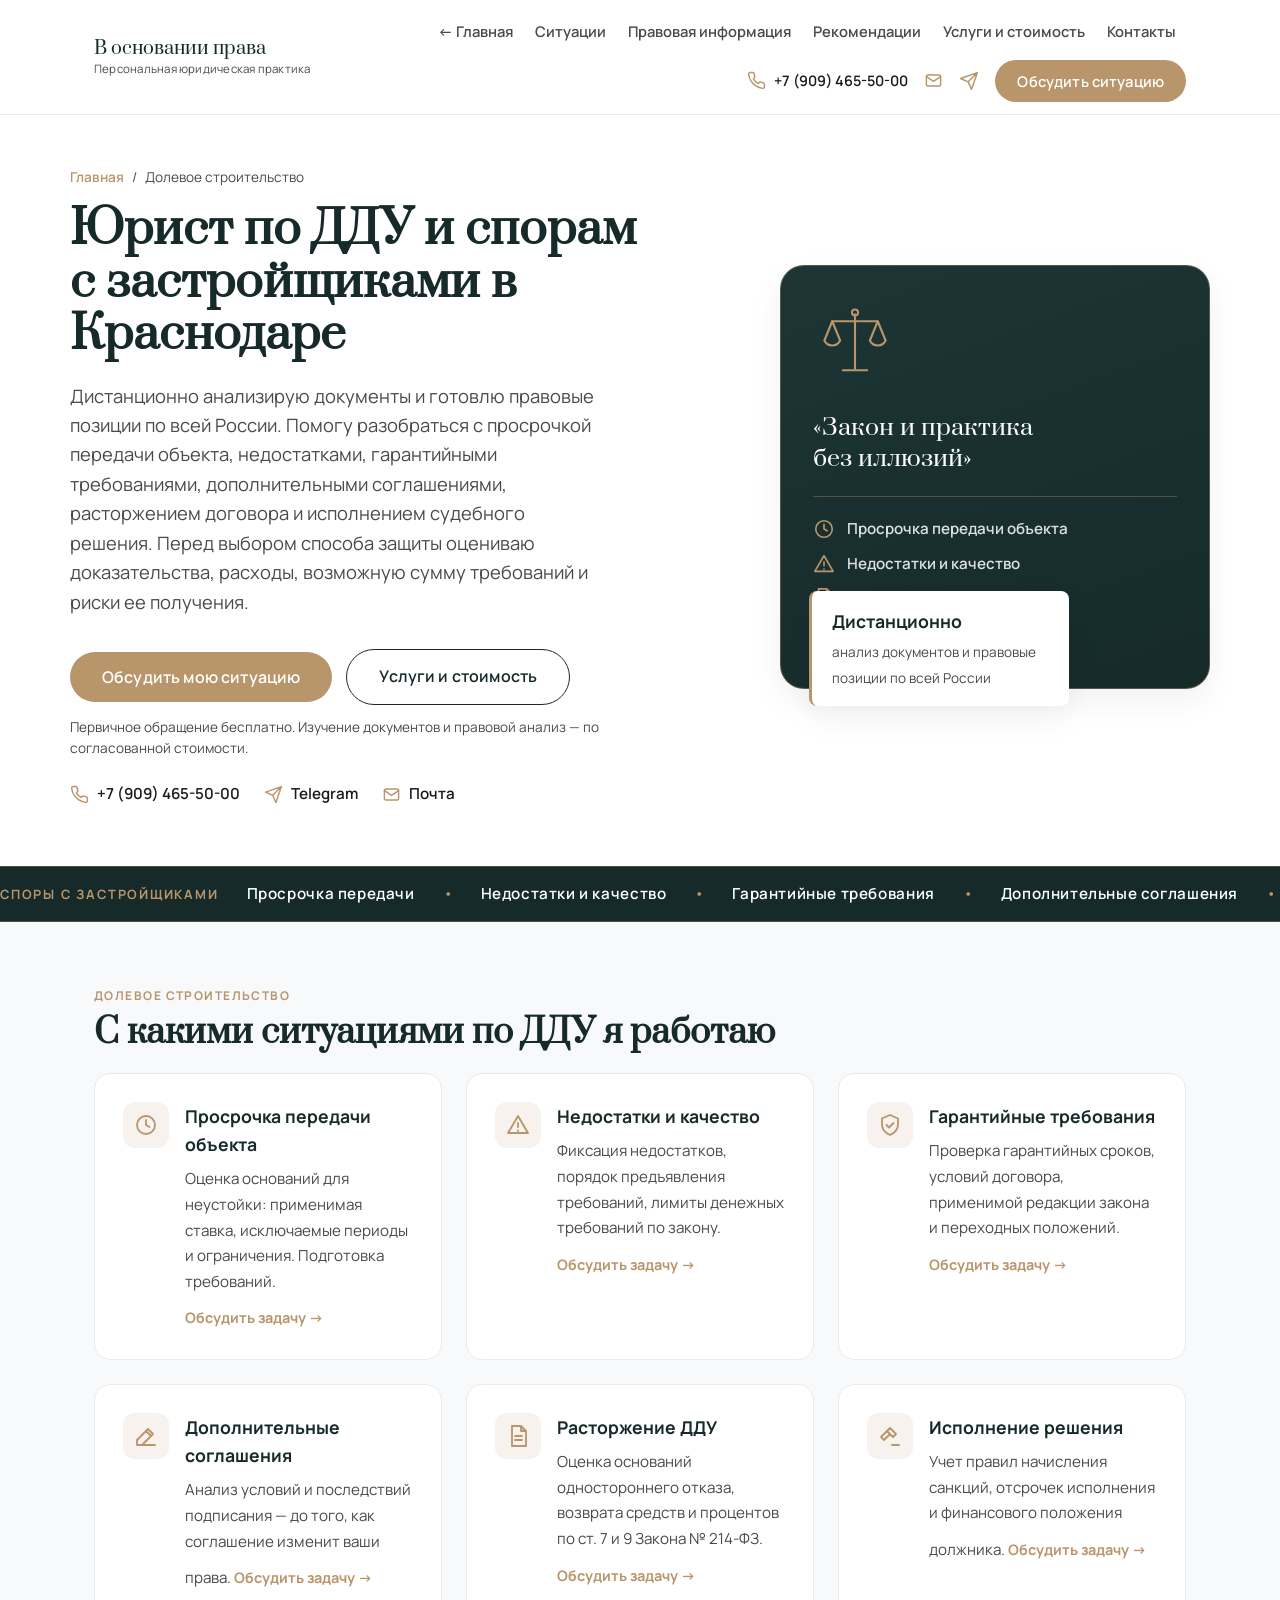
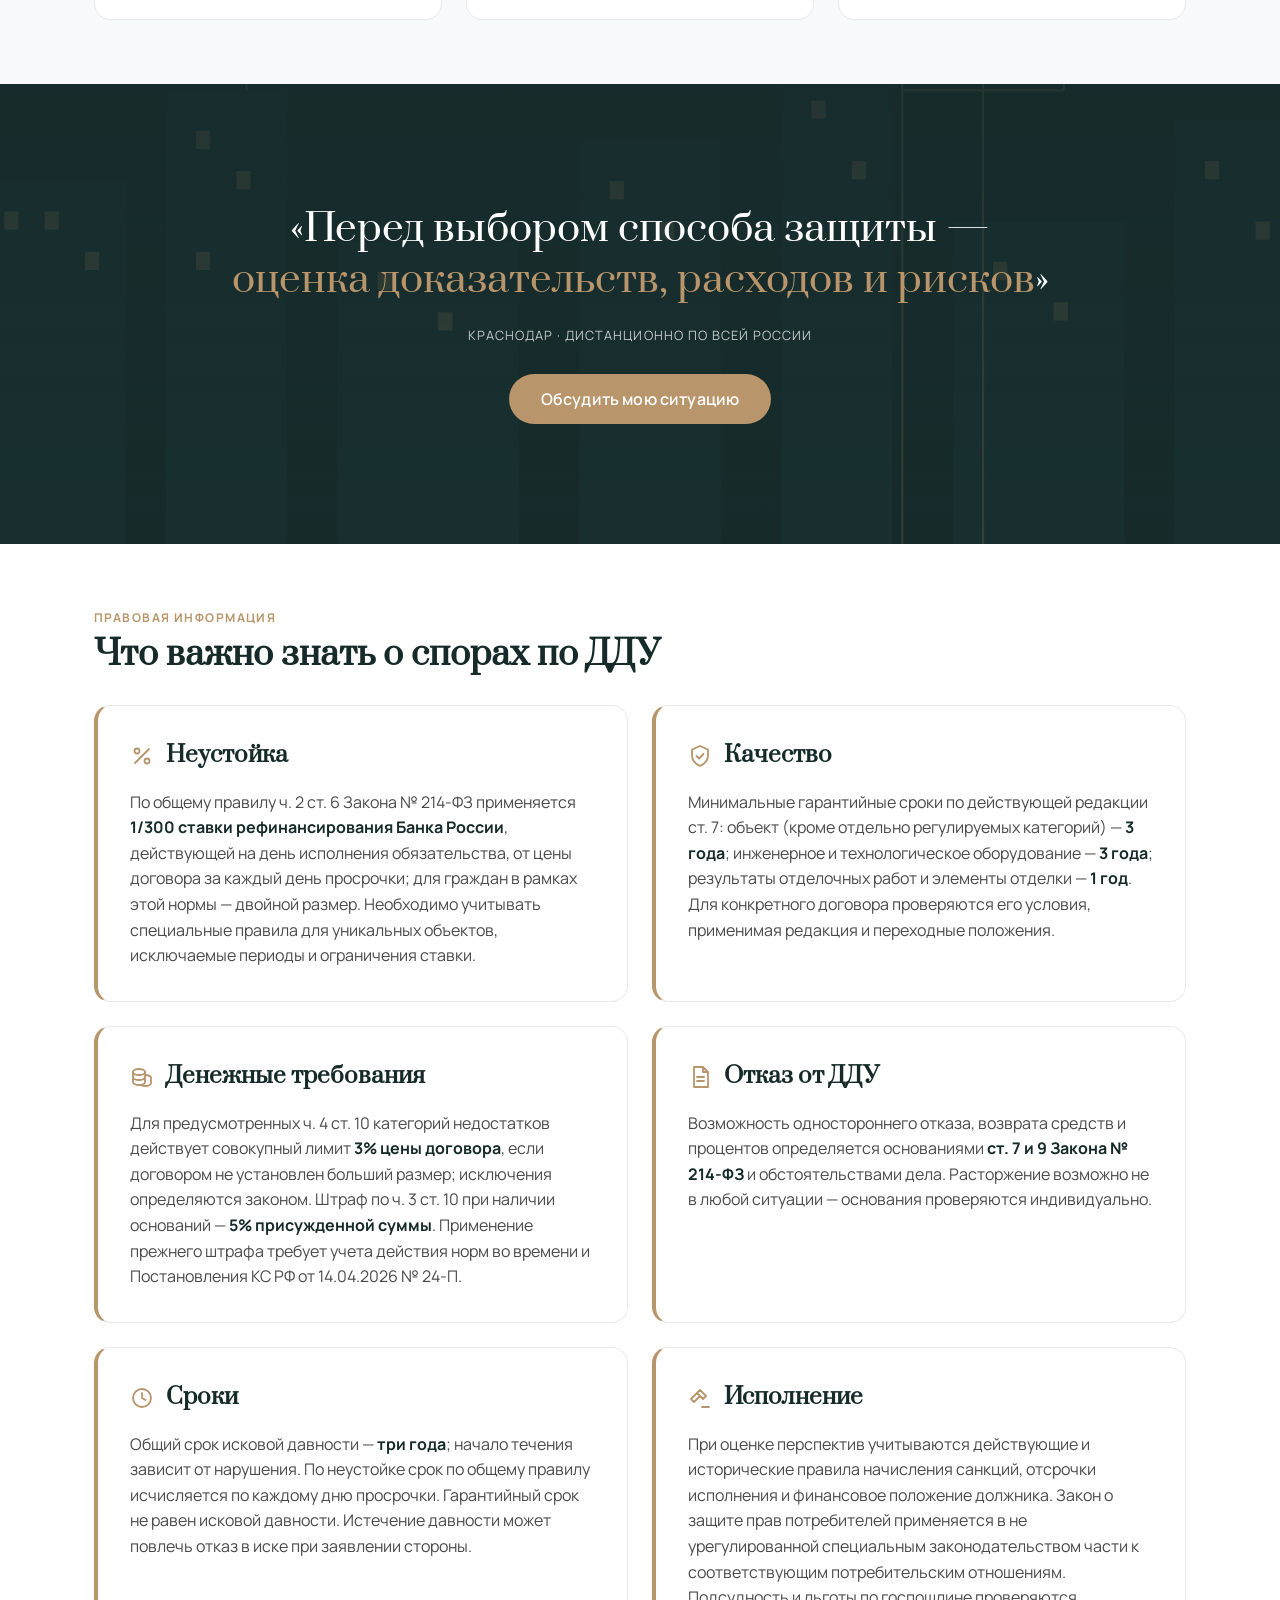
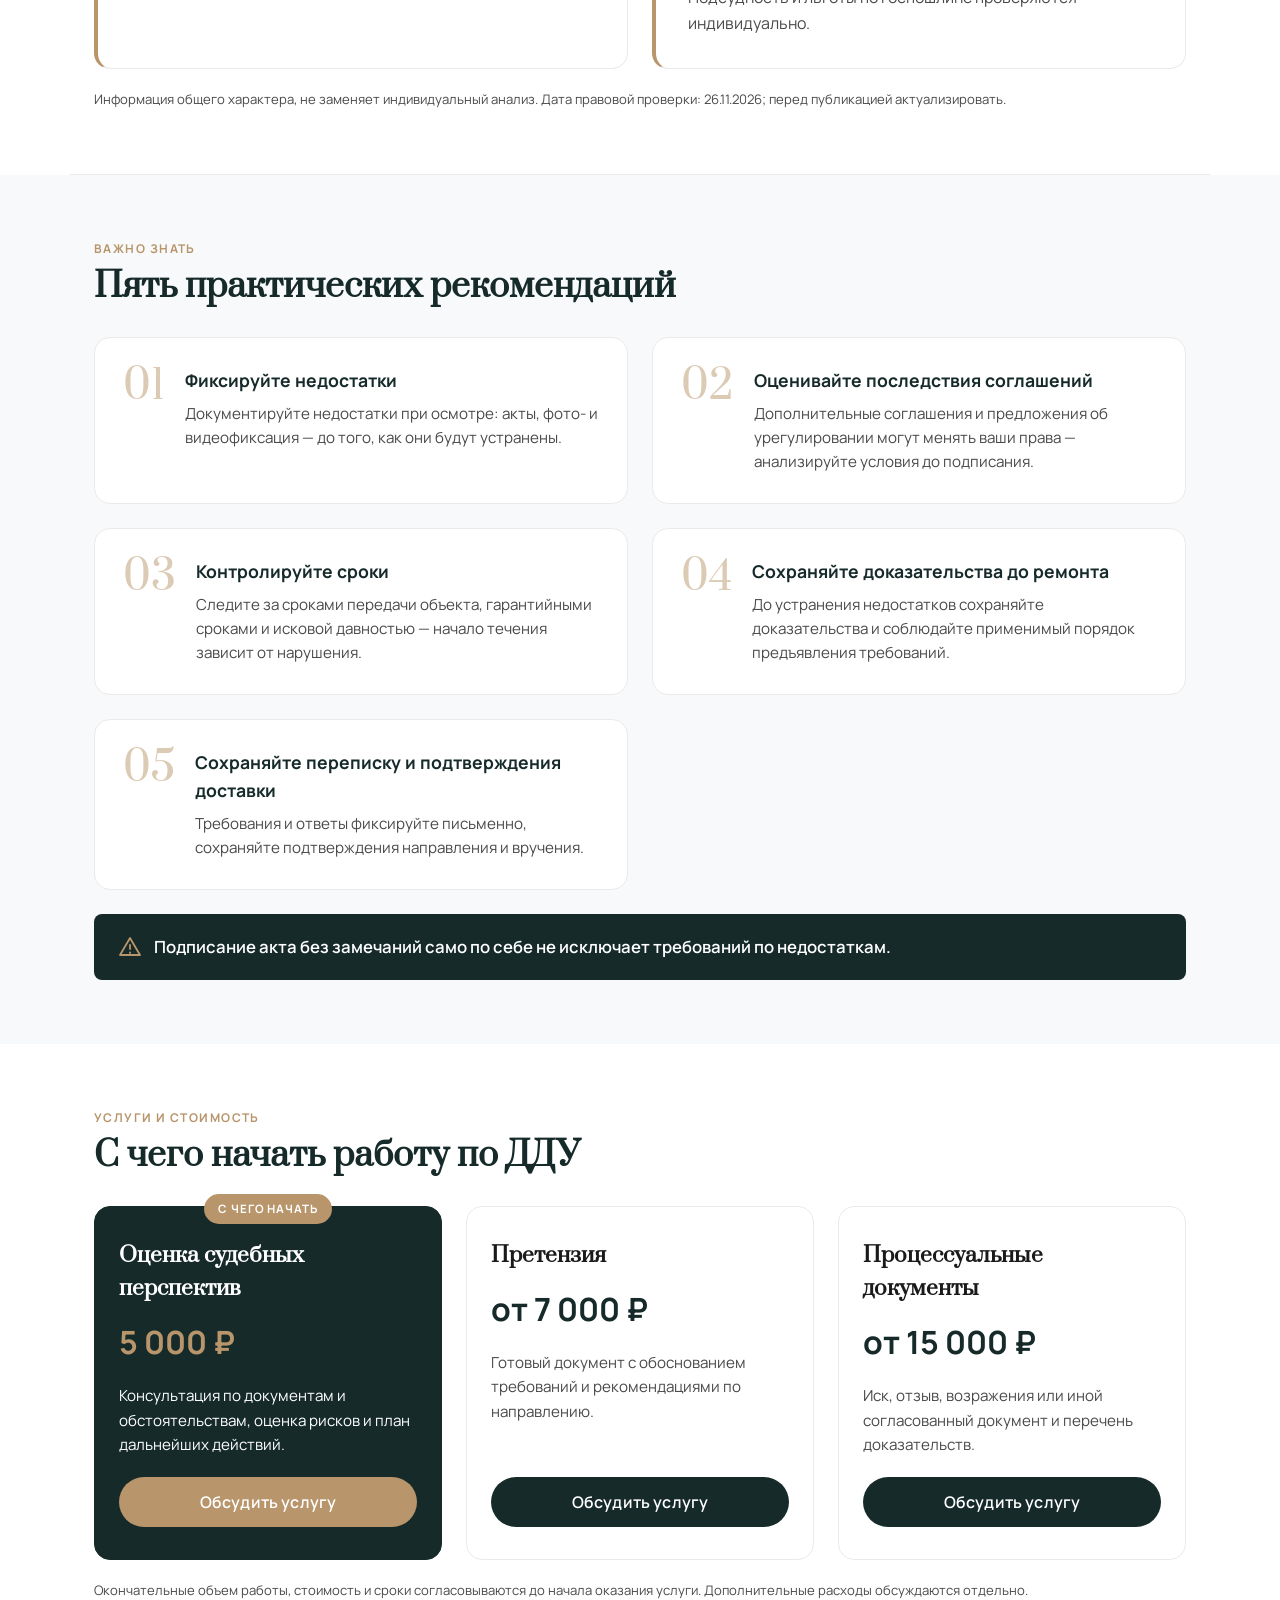
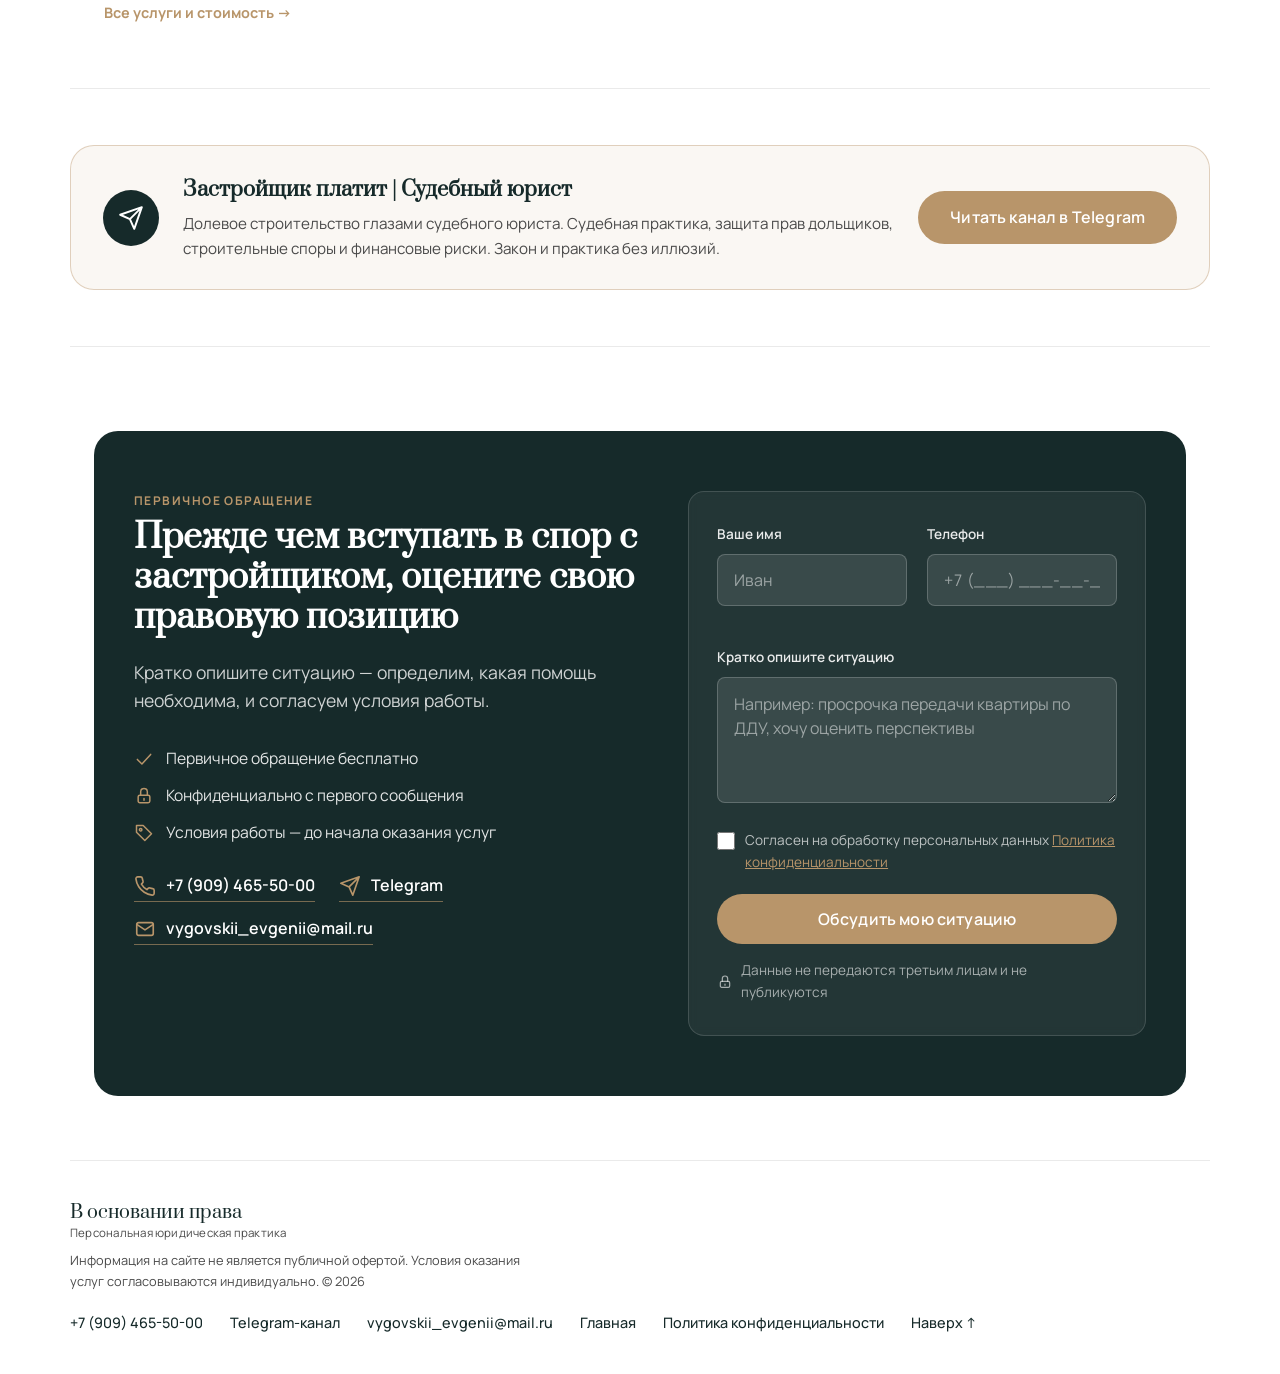
<file: ddu.html>
<!doctype html>
<html lang="ru">
  <head>
    <meta charset="UTF-8" />
    <meta name="viewport" content="width=device-width, initial-scale=1.0" />
    <title>
      Юрист по ДДУ и спорам с застройщиками в Краснодаре | В основании права
    </title>
    <meta
      name="description"
      content="Юрист по ДДУ и спорам с застройщиками в Краснодаре. Дистанционный анализ документов и правовые позиции по всей России: просрочка передачи объекта, недостатки, гарантийные требования, соглашения, расторжение ДДУ, исполнение решения. Первичное обращение бесплатно."
    />
    <link
      rel="canonical"
      href="https://francuz2009.github.io/lawyer-landing/ddu.html"
    />

    <meta property="og:type" content="article" />
    <meta
      property="og:title"
      content="Юрист по ДДУ и спорам с застройщиками | Краснодар — В основании права"
    />
    <meta
      property="og:description"
      content="Долевое строительство: просрочка передачи, недостатки, гарантийные требования, расторжение ДДУ, исполнение решения. Оценка доказательств, расходов и рисков. Дистанционно по России."
    />
    <meta
      property="og:url"
      content="https://francuz2009.github.io/lawyer-landing/ddu.html"
    />
    <meta name="twitter:card" content="summary" />

    <link rel="preconnect" href="https://fonts.googleapis.com" />
    <link rel="preconnect" href="https://fonts.gstatic.com" crossorigin />
    <link
      href="https://fonts.googleapis.com/css2?family=Manrope:wght@400;500;600;700&family=Prata&display=swap"
      rel="stylesheet"
    />

    <link rel="stylesheet" href="styles/style.css" />
    <noscript>
      <style>
        [data-rv],
        [data-rv-left],
        [data-rv-right],
        [data-rv-zoom],
        [data-hero] {
          opacity: 1 !important;
          transform: none !important;
        }
        .marquee-track {
          animation: none !important;
        }
      </style>
    </noscript>

    <script type="application/ld+json">
      {
        "@context": "https://schema.org",
        "@graph": [
          {
            "@type": "LegalService",
            "name": "В основании права — персональная юридическая практика",
            "description": "Юрист по ДДУ и спорам с застройщиками в Краснодаре. Дистанционный анализ документов и подготовка правовых позиций по России: просрочка передачи объекта, недостатки, гарантийные требования, дополнительные соглашения, расторжение договора, исполнение судебного решения.",
            "areaServed": ["Краснодар", "RU"],
            "telephone": "+79094655000",
            "email": "vygovskii_evgenii@mail.ru",
            "url": "https://francuz2009.github.io/lawyer-landing/ddu.html"
          },
          {
            "@type": "BreadcrumbList",
            "itemListElement": [
              {
                "@type": "ListItem",
                "position": 1,
                "name": "Главная",
                "item": "https://francuz2009.github.io/lawyer-landing/"
              },
              {
                "@type": "ListItem",
                "position": 2,
                "name": "Долевое строительство",
                "item": "https://francuz2009.github.io/lawyer-landing/ddu.html"
              }
            ]
          }
        ]
      }
    </script>
  </head>
  <body>
    <svg
      xmlns="http://www.w3.org/2000/svg"
      style="display: none"
      aria-hidden="true"
    >
      <symbol id="i-building" viewBox="0 0 24 24">
        <path
          d="M4 21V5a1 1 0 0 1 1-1h8a1 1 0 0 1 1 1v16M14 9h5a1 1 0 0 1 1 1v11M2 21h20M7 8h2M7 12h2M7 16h2M17 13h1M17 17h1"
        />
      </symbol>
      <symbol id="i-land" viewBox="0 0 24 24">
        <path d="M3 11.5 12 4l9 7.5M5 10v9h14v-9M9 19v-5h6v5M2 21h20" />
      </symbol>
      <symbol id="i-tools" viewBox="0 0 24 24">
        <path
          d="m14.5 6.5 3-3 3 3-3 3M13 8 3 18l3 3L16 11M13 8l3.5 3.5M13 8l1.5-1.5M6 15l3 3"
        />
      </symbol>
      <symbol id="i-scales" viewBox="0 0 24 24">
        <path
          d="M12 3v18M8 21h8M12 6h7M12 6H5M5 6l-2.5 6a3 3 0 0 0 5 0L5 6ZM19 6l-2.5 6a3 3 0 0 0 5 0L19 6Z"
        />
      </symbol>
      <symbol id="i-search" viewBox="0 0 24 24">
        <circle cx="10.5" cy="10.5" r="6.5" />
        <path d="m15.5 15.5 5 5" />
      </symbol>
      <symbol id="i-target" viewBox="0 0 24 24">
        <circle cx="12" cy="12" r="9" />
        <circle cx="12" cy="12" r="5" />
        <circle cx="12" cy="12" r="1" />
      </symbol>
      <symbol id="i-coins" viewBox="0 0 24 24">
        <ellipse cx="9" cy="7" rx="6" ry="3" />
        <path
          d="M3 7v5c0 1.66 2.69 3 6 3s6-1.34 6-3V7M3 12v5c0 1.66 2.69 3 6 3s6-1.34 6-3v-5M15 10c3.03.15 6 1.42 6 3v5c0 1.66-2.69 3-6 3-2.02 0-3.8-.5-4.9-1.25"
        />
      </symbol>
      <symbol id="i-tag" viewBox="0 0 24 24">
        <path d="M3 3h8l10 10-8 8L3 11V3Z" />
        <circle cx="8" cy="8" r="1.5" />
      </symbol>
      <symbol id="i-lock" viewBox="0 0 24 24">
        <rect x="5" y="11" width="14" height="9" rx="2" />
        <path d="M8 11V7a4 4 0 0 1 8 0v4M12 15v2" />
      </symbol>
      <symbol id="i-doc" viewBox="0 0 24 24">
        <path d="M6 2h9l5 5v15H6V2ZM15 2v5h5M9 12h7M9 16h7" />
      </symbol>
      <symbol id="i-clock" viewBox="0 0 24 24">
        <circle cx="12" cy="12" r="9" />
        <path d="M12 7v5l3.5 2" />
      </symbol>
      <symbol id="i-shield" viewBox="0 0 24 24">
        <path
          d="M12 2 4 5.5v6c0 5 3.5 8.5 8 10.5 4.5-2 8-5.5 8-10.5v-6L12 2Z"
        />
        <path d="m8.5 12 2.5 2.5 4.5-4.5" />
      </symbol>
      <symbol id="i-alert" viewBox="0 0 24 24">
        <path d="M12 3 2 20h20L12 3ZM12 10v4M12 17.5v.5" />
      </symbol>
      <symbol id="i-pen" viewBox="0 0 24 24">
        <path d="m14 5 5 5L8 21H3v-5L14 5ZM12 7l5 5M3 21h18" />
      </symbol>
      <symbol id="i-mail" viewBox="0 0 24 24">
        <rect x="3" y="5" width="18" height="14" rx="2" />
        <path d="m3 7 9 6 9-6" />
      </symbol>
      <symbol id="i-check" viewBox="0 0 24 24">
        <path d="m4 12.5 5.5 5.5L20 6.5" />
      </symbol>
      <symbol id="i-gavel" viewBox="0 0 24 24">
        <path
          d="m9 7 6 6M12 4l6 6M9 7l3-3M15 13l3-3M9 7l-6 6 3 3 6-6M14 21h7"
        />
      </symbol>
      <symbol id="i-percent" viewBox="0 0 24 24">
        <path d="M19 5 5 19" />
        <circle cx="7" cy="7" r="2.5" />
        <circle cx="17" cy="17" r="2.5" />
      </symbol>
      <symbol id="i-phone" viewBox="0 0 24 24">
        <path
          d="M22 16.9v3a2 2 0 0 1-2.2 2 19.8 19.8 0 0 1-8.6-3.1 19.5 19.5 0 0 1-6-6A19.8 19.8 0 0 1 2.1 4.2 2 2 0 0 1 4.1 2h3a2 2 0 0 1 2 1.7c.13.96.36 1.9.7 2.8a2 2 0 0 1-.45 2.1L8.1 9.9a16 16 0 0 0 6 6l1.3-1.3a2 2 0 0 1 2.1-.45c.9.34 1.84.57 2.8.7A2 2 0 0 1 22 16.9Z"
        />
      </symbol>
      <symbol id="i-send" viewBox="0 0 24 24">
        <path d="m22 2-7 20-4-9-9-4 20-7ZM22 2 11 13" />
      </symbol>
    </svg>

    <div class="scroll-progress" aria-hidden="true"></div>
    <a class="skip-link" href="#main">К основному содержимому</a>
    <header class="site-header" id="top">
      <div class="container header-inner">
        <a href="index.html" class="logo">
          <span class="logo-main">В основании права</span>
          <span class="logo-sub">Персональная юридическая практика</span>
        </a>

        <button
          class="burger-btn"
          aria-label="Открыть меню"
          aria-expanded="false"
        >
          <span class="burger-line"></span>
          <span class="burger-line"></span>
          <span class="burger-line"></span>
        </button>

        <div class="mobile-menu-wrapper">
          <nav class="site-nav" aria-label="Разделы сайта">
            <a href="index.html" class="nav-link">← Главная</a>
            <a href="#situations" class="nav-link">Ситуации</a>
            <a href="#legal" class="nav-link">Правовая информация</a>
            <a href="#tips" class="nav-link">Рекомендации</a>
            <a href="index.html#services" class="nav-link"
              >Услуги и стоимость</a
            >
            <a href="#contacts" class="nav-link">Контакты</a>
          </nav>

          <div class="header-inner__info-unit">
            <div class="contacts">
              <a href="tel:+79094655000" class="contact-phone">
                <svg class="icon-svg" aria-hidden="true">
                  <use href="#i-phone" />
                </svg>
                <span>+7 (909) 465-50-00</span>
              </a>
              <a
                href="mailto:vygovskii_evgenii@mail.ru"
                class="contact-mail"
                aria-label="Написать на почту"
              >
                <svg class="icon-svg" aria-hidden="true">
                  <use href="#i-mail" />
                </svg>
                <span>vygovskii_evgenii@mail.ru</span>
              </a>
              <a
                href="https://t.me/JuristConsultingLaw214FZ"
                class="contact-tg"
                target="_blank"
                rel="noopener"
                aria-label="Telegram-канал"
              >
                <svg class="icon-svg" aria-hidden="true">
                  <use href="#i-send" />
                </svg>
              </a>
            </div>
            <button
              class="btn-primary btn-accent open-popup-btn"
              aria-haspopup="dialog"
              aria-expanded="false"
            >
              Обсудить ситуацию
            </button>
          </div>
        </div>
      </div>
    </header>
    <main id="main">
      <section class="container hero">
        <div class="hero-content">
          <nav class="breadcrumb" aria-label="Хлебные крошки" data-hero="1">
            <a href="index.html">Главная</a>
            <span aria-hidden="true">/</span>
            <span>Долевое строительство</span>
          </nav>
          <h1 data-hero="1">
            Юрист по ДДУ и спорам с застройщиками в Краснодаре
          </h1>
          <p class="sub" data-hero="2">
            Дистанционно анализирую документы и готовлю правовые позиции по всей
            России. Помогу разобраться с просрочкой передачи объекта,
            недостатками, гарантийными требованиями, дополнительными
            соглашениями, расторжением договора и исполнением судебного решения.
            Перед выбором способа защиты оцениваю доказательства, расходы,
            возможную сумму требований и риски ее получения.
          </p>
          <div class="hero-actions" data-hero="3">
            <button
              class="btn-primary btn-accent open-popup-btn"
              data-service="Долевое строительство"
            >
              Обсудить мою ситуацию
            </button>
            <a href="index.html#services" class="btn-primary btn-ghost"
              >Услуги и стоимость</a
            >
          </div>
          <p class="hero-note" data-hero="4">
            Первичное обращение бесплатно. Изучение документов и правовой анализ
            — по согласованной стоимости.
          </p>
          <div class="hero-contacts" data-hero="4">
            <a href="tel:+79094655000">
              <svg class="icon-svg" aria-hidden="true">
                <use href="#i-phone" />
              </svg>
              +7 (909) 465-50-00
            </a>
            <a
              href="https://t.me/JuristConsultingLaw214FZ"
              target="_blank"
              rel="noopener"
            >
              <svg class="icon-svg" aria-hidden="true">
                <use href="#i-send" />
              </svg>
              Telegram
            </a>
            <a href="mailto:vygovskii_evgenii@mail.ru">
              <svg class="icon-svg" aria-hidden="true">
                <use href="#i-mail" />
              </svg>
              Почта
            </a>
          </div>
        </div>
        <div class="hero-panel" data-hero="5">
          <svg class="hero-emblem" viewBox="0 0 96 96" aria-hidden="true">
            <g
              fill="none"
              stroke="#b8956a"
              stroke-width="2.4"
              stroke-linecap="round"
              stroke-linejoin="round"
            >
              <path d="M48 14v62M34 78h28M48 22h26M48 22H22" />
              <path
                d="M22 22l-9 22a10 10 0 0 0 18 0l-9-22ZM74 22l-9 22a10 10 0 0 0 18 0l-9-22Z"
              />
              <circle cx="48" cy="12" r="3.5" />
            </g>
          </svg>
          <p class="hero-quote">«Закон и практика без&nbsp;иллюзий»</p>
          <ul class="hero-directions">
            <li>
              <a href="#situations"
                ><svg class="icon-svg" aria-hidden="true">
                  <use href="#i-clock" /></svg
                >Просрочка передачи объекта</a
              >
            </li>
            <li>
              <a href="#situations"
                ><svg class="icon-svg" aria-hidden="true">
                  <use href="#i-alert" /></svg
                >Недостатки и качество</a
              >
            </li>
            <li>
              <a href="#situations"
                ><svg class="icon-svg" aria-hidden="true">
                  <use href="#i-doc" /></svg
                >Расторжение ДДУ</a
              >
            </li>
            <li>
              <a href="#situations"
                ><svg class="icon-svg" aria-hidden="true">
                  <use href="#i-gavel" /></svg
                >Исполнение решения</a
              >
            </li>
          </ul>
          <div class="hero-badge">
            <strong>Дистанционно</strong>
            <span>анализ документов и правовые позиции по всей России</span>
          </div>
        </div>
      </section>

      <div class="marquee-band" aria-label="Ситуации по долевому строительству">
        <div class="marquee-track">
          <span class="marquee-item lead">Споры с застройщиками</span>
          <span class="marquee-item">Просрочка передачи</span>
          <span class="marquee-dot">•</span>
          <span class="marquee-item">Недостатки и качество</span>
          <span class="marquee-dot">•</span>
          <span class="marquee-item">Гарантийные требования</span>
          <span class="marquee-dot">•</span>
          <span class="marquee-item">Дополнительные соглашения</span>
          <span class="marquee-dot">•</span>
          <span class="marquee-item">Расторжение ДДУ</span>
          <span class="marquee-dot">•</span>
          <span class="marquee-item">Исполнение решения</span>
          <span class="marquee-dot">•</span>
          <span class="marquee-item lead">Споры с застройщиками</span>
          <span class="marquee-item">Просрочка передачи</span>
          <span class="marquee-dot">•</span>
          <span class="marquee-item">Недостатки и качество</span>
          <span class="marquee-dot">•</span>
          <span class="marquee-item">Гарантийные требования</span>
          <span class="marquee-dot">•</span>
          <span class="marquee-item">Дополнительные соглашения</span>
          <span class="marquee-dot">•</span>
          <span class="marquee-item">Расторжение ДДУ</span>
          <span class="marquee-dot">•</span>
          <span class="marquee-item">Исполнение решения</span>
          <span class="marquee-dot">•</span>
        </div>
      </div>

      <section class="section bg-alt" id="situations">
        <div class="container">
          <div class="section-label" data-rv>Долевое строительство</div>
          <h2 class="section-title" data-rv>
            С какими ситуациями по ДДУ я работаю
          </h2>
          <div class="tasks-grid tasks-grid-3" data-rv-stagger>
            <div class="task-item" data-rv>
              <span class="icon"
                ><svg class="icon-svg" aria-hidden="true">
                  <use href="#i-clock" /></svg
              ></span>
              <div>
                <strong>Просрочка передачи объекта</strong>
                <span
                  >Оценка оснований для неустойки: применимая ставка,
                  исключаемые периоды и ограничения. Подготовка
                  требований.</span
                >
                <button
                  class="card-link open-popup-btn"
                  data-service="ДДУ: просрочка передачи"
                >
                  Обсудить задачу →
                </button>
              </div>
            </div>
            <div class="task-item" data-rv>
              <span class="icon"
                ><svg class="icon-svg" aria-hidden="true">
                  <use href="#i-alert" /></svg
              ></span>
              <div>
                <strong>Недостатки и качество</strong>
                <span
                  >Фиксация недостатков, порядок предъявления требований, лимиты
                  денежных требований по закону.</span
                >
                <button
                  class="card-link open-popup-btn"
                  data-service="ДДУ: недостатки и качество"
                >
                  Обсудить задачу →
                </button>
              </div>
            </div>
            <div class="task-item" data-rv>
              <span class="icon"
                ><svg class="icon-svg" aria-hidden="true">
                  <use href="#i-shield" /></svg
              ></span>
              <div>
                <strong>Гарантийные требования</strong>
                <span
                  >Проверка гарантийных сроков, условий договора, применимой
                  редакции закона и переходных положений.</span
                >
                <button
                  class="card-link open-popup-btn"
                  data-service="ДДУ: гарантийные требования"
                >
                  Обсудить задачу →
                </button>
              </div>
            </div>
            <div class="task-item" data-rv>
              <span class="icon"
                ><svg class="icon-svg" aria-hidden="true">
                  <use href="#i-pen" /></svg
              ></span>
              <div>
                <strong>Дополнительные соглашения</strong>
                <span
                  >Анализ условий и последствий подписания — до того, как
                  соглашение изменит ваши права.</span
                >
                <button
                  class="card-link open-popup-btn"
                  data-service="ДДУ: дополнительное соглашение"
                >
                  Обсудить задачу →
                </button>
              </div>
            </div>
            <div class="task-item" data-rv>
              <span class="icon"
                ><svg class="icon-svg" aria-hidden="true">
                  <use href="#i-doc" /></svg
              ></span>
              <div>
                <strong>Расторжение ДДУ</strong>
                <span
                  >Оценка оснований одностороннего отказа, возврата средств и
                  процентов по ст. 7 и 9 Закона № 214-ФЗ.</span
                >
                <button
                  class="card-link open-popup-btn"
                  data-service="ДДУ: расторжение договора"
                >
                  Обсудить задачу →
                </button>
              </div>
            </div>
            <div class="task-item" data-rv>
              <span class="icon"
                ><svg class="icon-svg" aria-hidden="true">
                  <use href="#i-gavel" /></svg
              ></span>
              <div>
                <strong>Исполнение решения</strong>
                <span
                  >Учет правил начисления санкций, отсрочек исполнения и
                  финансового положения должника.</span
                >
                <button
                  class="card-link open-popup-btn"
                  data-service="ДДУ: исполнение решения"
                >
                  Обсудить задачу →
                </button>
              </div>
            </div>
          </div>
        </div>
      </section>

      <section class="parallax-band" aria-label="Подход к работе">
        <div class="parallax-img" data-parallax="0.18" aria-hidden="true">
          <svg
            viewBox="0 0 1440 620"
            preserveAspectRatio="xMidYMax slice"
            width="100%"
            height="100%"
          >
            <defs>
              <linearGradient id="sky" x1="0" y1="0" x2="0" y2="1">
                <stop offset="0" stop-color="#1d3535" />
                <stop offset="1" stop-color="#162a2a" />
              </linearGradient>
            </defs>
            <rect width="1440" height="620" fill="url(#sky)" />
            <g fill="#1f3a3a">
              <rect x="60" y="240" width="150" height="380" />
              <rect x="250" y="150" width="120" height="470" />
              <rect x="420" y="300" width="180" height="320" />
              <rect x="660" y="200" width="140" height="420" />
              <rect x="860" y="120" width="110" height="500" />
              <rect x="1030" y="280" width="170" height="340" />
              <rect x="1250" y="180" width="130" height="440" />
            </g>
            <g stroke="#b8956a" stroke-width="2" opacity="0.55" fill="none">
              <path
                d="M980 620V90h160M980 90l-60 40M1140 90v60M980 150h160M1060 90v530"
              />
              <path d="M330 150V90h-90M240 90v40" />
            </g>
            <g fill="#b8956a" opacity="0.5">
              <rect x="90" y="270" width="14" height="18" />
              <rect x="130" y="270" width="14" height="18" />
              <rect x="170" y="310" width="14" height="18" />
              <rect x="280" y="190" width="14" height="18" />
              <rect x="320" y="230" width="14" height="18" />
              <rect x="280" y="310" width="14" height="18" />
              <rect x="460" y="330" width="14" height="18" />
              <rect x="520" y="370" width="14" height="18" />
              <rect x="690" y="240" width="14" height="18" />
              <rect x="740" y="280" width="14" height="18" />
              <rect x="890" y="160" width="14" height="18" />
              <rect x="930" y="220" width="14" height="18" />
              <rect x="1070" y="320" width="14" height="18" />
              <rect x="1130" y="360" width="14" height="18" />
              <rect x="1280" y="220" width="14" height="18" />
              <rect x="1330" y="280" width="14" height="18" />
            </g>
          </svg>
        </div>
        <div class="parallax-overlay"></div>
        <div class="container parallax-content">
          <blockquote data-rv>
            «Перед выбором способа защиты —
            <em>оценка доказательств, расходов и рисков</em>»
          </blockquote>
          <p data-rv>Краснодар · Дистанционно по всей России</p>
          <button
            class="btn-primary btn-accent open-popup-btn"
            data-rv
            data-service="Долевое строительство"
          >
            Обсудить мою ситуацию
          </button>
        </div>
      </section>

      <section class="container section" id="legal">
        <div class="section-label" data-rv>Правовая информация</div>
        <h2 class="section-title" data-rv>Что важно знать о спорах по ДДУ</h2>
        <div class="legal-content" data-rv-stagger>
          <div class="legal-block" data-rv>
            <h3>
              <svg class="icon-svg" aria-hidden="true">
                <use href="#i-percent" />
              </svg>
              Неустойка
            </h3>
            <p>
              По общему правилу ч. 2 ст. 6 Закона № 214-ФЗ применяется
              <strong>1/300 ставки рефинансирования Банка России</strong>,
              действующей на день исполнения обязательства, от цены договора за
              каждый день просрочки; для граждан в рамках этой нормы — двойной
              размер. Необходимо учитывать специальные правила для уникальных
              объектов, исключаемые периоды и ограничения ставки.
            </p>
          </div>
          <div class="legal-block" data-rv>
            <h3>
              <svg class="icon-svg" aria-hidden="true">
                <use href="#i-shield" />
              </svg>
              Качество
            </h3>
            <p>
              Минимальные гарантийные сроки по действующей редакции ст. 7:
              объект (кроме отдельно регулируемых категорий) —
              <strong>3 года</strong>; инженерное и технологическое оборудование
              — <strong>3 года</strong>; результаты отделочных работ и элементы
              отделки — <strong>1 год</strong>. Для конкретного договора
              проверяются его условия, применимая редакция и переходные
              положения.
            </p>
          </div>
          <div class="legal-block" data-rv>
            <h3>
              <svg class="icon-svg" aria-hidden="true">
                <use href="#i-coins" />
              </svg>
              Денежные требования
            </h3>
            <p>
              Для предусмотренных ч. 4 ст. 10 категорий недостатков действует
              совокупный лимит <strong>3% цены договора</strong>, если договором
              не установлен больший размер; исключения определяются законом.
              Штраф по ч. 3 ст. 10 при наличии оснований —
              <strong>5% присужденной суммы</strong>. Применение прежнего штрафа
              требует учета действия норм во времени и Постановления КС РФ от
              14.04.2026 № 24-П.
            </p>
          </div>
          <div class="legal-block" data-rv>
            <h3>
              <svg class="icon-svg" aria-hidden="true">
                <use href="#i-doc" />
              </svg>
              Отказ от ДДУ
            </h3>
            <p>
              Возможность одностороннего отказа, возврата средств и процентов
              определяется основаниями
              <strong>ст. 7 и 9 Закона № 214-ФЗ</strong>
              и обстоятельствами дела. Расторжение возможно не в любой ситуации
              — основания проверяются индивидуально.
            </p>
          </div>
          <div class="legal-block" data-rv>
            <h3>
              <svg class="icon-svg" aria-hidden="true">
                <use href="#i-clock" />
              </svg>
              Сроки
            </h3>
            <p>
              Общий срок исковой давности — <strong>три года</strong>; начало
              течения зависит от нарушения. По неустойке срок по общему правилу
              исчисляется по каждому дню просрочки. Гарантийный срок не равен
              исковой давности. Истечение давности может повлечь отказ в иске
              при заявлении стороны.
            </p>
          </div>
          <div class="legal-block" data-rv>
            <h3>
              <svg class="icon-svg" aria-hidden="true">
                <use href="#i-gavel" />
              </svg>
              Исполнение
            </h3>
            <p>
              При оценке перспектив учитываются действующие и исторические
              правила начисления санкций, отсрочки исполнения и финансовое
              положение должника. Закон о защите прав потребителей применяется в
              не урегулированной специальным законодательством части к
              соответствующим потребительским отношениям. Подсудность и льготы
              по госпошлине проверяются индивидуально.
            </p>
          </div>
        </div>
        <p class="cases-note" data-rv>
          Информация общего характера, не заменяет индивидуальный анализ. Дата
          правовой проверки: 26.11.2026; перед публикацией актуализировать.
        </p>
      </section>

      <section class="section bg-alt" id="tips">
        <div class="container">
          <div class="section-label" data-rv>Важно знать</div>
          <h2 class="section-title" data-rv>Пять практических рекомендаций</h2>
          <div class="mistakes-grid" data-rv-stagger>
            <div class="mistake-item" data-rv>
              <div class="mistake-num">01</div>
              <div>
                <strong>Фиксируйте недостатки</strong>
                <p>
                  Документируйте недостатки при осмотре: акты, фото- и
                  видеофиксация — до того, как они будут устранены.
                </p>
              </div>
            </div>
            <div class="mistake-item" data-rv>
              <div class="mistake-num">02</div>
              <div>
                <strong>Оценивайте последствия соглашений</strong>
                <p>
                  Дополнительные соглашения и предложения об урегулировании
                  могут менять ваши права — анализируйте условия до подписания.
                </p>
              </div>
            </div>
            <div class="mistake-item" data-rv>
              <div class="mistake-num">03</div>
              <div>
                <strong>Контролируйте сроки</strong>
                <p>
                  Следите за сроками передачи объекта, гарантийными сроками и
                  исковой давностью — начало течения зависит от нарушения.
                </p>
              </div>
            </div>
            <div class="mistake-item" data-rv>
              <div class="mistake-num">04</div>
              <div>
                <strong>Сохраняйте доказательства до ремонта</strong>
                <p>
                  До устранения недостатков сохраняйте доказательства и
                  соблюдайте применимый порядок предъявления требований.
                </p>
              </div>
            </div>
            <div class="mistake-item" data-rv>
              <div class="mistake-num">05</div>
              <div>
                <strong>Сохраняйте переписку и подтверждения доставки</strong>
                <p>
                  Требования и ответы фиксируйте письменно, сохраняйте
                  подтверждения направления и вручения.
                </p>
              </div>
            </div>
          </div>
          <div class="trigger-result" data-rv>
            <svg class="icon-svg" aria-hidden="true">
              <use href="#i-alert" />
            </svg>
            Подписание акта без замечаний само по себе не исключает требований
            по недостаткам.
          </div>
        </div>
      </section>

      <section class="container section" id="start">
        <div class="section-label" data-rv>Услуги и стоимость</div>
        <h2 class="section-title" data-rv>С чего начать работу по ДДУ</h2>
        <div class="price-cards" data-rv-stagger>
          <div class="price-card featured" data-rv>
            <div class="price-flag">С чего начать</div>
            <h4>Оценка судебных перспектив</h4>
            <div class="price">5 000 ₽</div>
            <p>
              Консультация по документам и обстоятельствам, оценка рисков и план
              дальнейших действий.
            </p>
            <button
              class="btn-primary btn-accent open-popup-btn"
              data-service="Оценка судебных перспектив"
            >
              Обсудить услугу
            </button>
          </div>
          <div class="price-card" data-rv>
            <h4>Претензия</h4>
            <div class="price">от 7 000 ₽</div>
            <p>
              Готовый документ с обоснованием требований и рекомендациями по
              направлению.
            </p>
            <button class="btn-primary open-popup-btn" data-service="Претензия">
              Обсудить услугу
            </button>
          </div>
          <div class="price-card" data-rv>
            <h4>Процессуальные документы</h4>
            <div class="price">от 15 000 ₽</div>
            <p>
              Иск, отзыв, возражения или иной согласованный документ и перечень
              доказательств.
            </p>
            <button
              class="btn-primary open-popup-btn"
              data-service="Процессуальные документы"
            >
              Обсудить услугу
            </button>
          </div>
        </div>
        <p class="cases-note" data-rv>
          Окончательные объем работы, стоимость и сроки согласовываются до
          начала оказания услуги. Дополнительные расходы обсуждаются отдельно.
          <a href="index.html#services" class="card-link"
            >Все услуги и стоимость →</a
          >
        </p>
      </section>

      <section class="container section tg-section">
        <div class="tg-band" data-rv>
          <div class="tg-badge" aria-hidden="true">
            <svg class="icon-svg"><use href="#i-send" /></svg>
          </div>
          <div class="tg-text">
            <h3>Застройщик платит | Судебный юрист</h3>
            <p>
              Долевое строительство глазами судебного юриста. Судебная практика,
              защита прав дольщиков, строительные споры и финансовые риски.
              Закон и практика без иллюзий.
            </p>
          </div>
          <a
            class="btn-primary btn-accent"
            href="https://t.me/JuristConsultingLaw214FZ"
            target="_blank"
            rel="noopener"
          >
            Читать канал в Telegram
          </a>
        </div>
      </section>

      <section class="container section" id="contacts">
        <div class="final-cta">
          <div class="cta-grid">
            <div class="cta-left">
              <div class="section-label">Первичное обращение</div>
              <h2 class="section-title">
                Прежде чем вступать в спор с застройщиком, оцените свою правовую
                позицию
              </h2>
              <p class="section-desc">
                Кратко опишите ситуацию — определим, какая помощь необходима, и
                согласуем условия работы.
              </p>
              <ul class="cta-bullets">
                <li>
                  <svg class="icon-svg" aria-hidden="true">
                    <use href="#i-check" />
                  </svg>
                  Первичное обращение бесплатно
                </li>
                <li>
                  <svg class="icon-svg" aria-hidden="true">
                    <use href="#i-lock" />
                  </svg>
                  Конфиденциально с первого сообщения
                </li>
                <li>
                  <svg class="icon-svg" aria-hidden="true">
                    <use href="#i-tag" />
                  </svg>
                  Условия работы — до начала оказания услуг
                </li>
              </ul>
              <div class="cta-contacts">
                <a href="tel:+79094655000">
                  <svg class="icon-svg" aria-hidden="true">
                    <use href="#i-phone" />
                  </svg>
                  +7 (909) 465-50-00
                </a>
                <a
                  href="https://t.me/JuristConsultingLaw214FZ"
                  target="_blank"
                  rel="noopener"
                >
                  <svg class="icon-svg" aria-hidden="true">
                    <use href="#i-send" />
                  </svg>
                  Telegram
                </a>
                <a href="mailto:vygovskii_evgenii@mail.ru">
                  <svg class="icon-svg" aria-hidden="true">
                    <use href="#i-mail" />
                  </svg>
                  vygovskii_evgenii@mail.ru
                </a>
              </div>
            </div>
            <form
              class="cta-form contact-form"
              action="send.php"
              method="post"
              novalidate
            >
              <input
                type="hidden"
                name="form_name"
                value="ДДУ — форма в конце страницы"
              />
              <div class="form-row">
                <div class="form-group">
                  <label for="cta-name">Ваше имя</label>
                  <input
                    id="cta-name"
                    type="text"
                    name="name"
                    placeholder="Иван"
                    required
                    minlength="2"
                    autocomplete="name"
                  />
                </div>
                <div class="form-group">
                  <label for="cta-phone">Телефон</label>
                  <input
                    id="cta-phone"
                    type="tel"
                    name="phone"
                    class="phone-mask"
                    placeholder="+7 (___) ___-__-__"
                    required
                    autocomplete="tel"
                  />
                  <div class="field-error" role="alert"></div>
                </div>
              </div>
              <div class="form-group">
                <label for="cta-message">Кратко опишите ситуацию</label>
                <textarea
                  id="cta-message"
                  name="message"
                  rows="4"
                  required
                  minlength="10"
                  placeholder="Например: просрочка передачи квартиры по ДДУ, хочу оценить перспективы"
                ></textarea>
              </div>
              <div class="privacy-checkbox">
                <input
                  type="checkbox"
                  id="cta-privacy"
                  name="privacy"
                  required
                />
                <label for="cta-privacy">
                  Согласен на обработку персональных данных
                  <a href="#" class="open-privacy-popup"
                    >Политика конфиденциальности</a
                  >
                </label>
              </div>
              <div class="botcheck" aria-hidden="true">
                <label>Не заполняйте это поле</label>
                <input
                  type="text"
                  name="botcheck"
                  tabindex="-1"
                  autocomplete="off"
                />
              </div>
              <button type="submit" class="btn-primary btn-accent submit-btn">
                <span class="btn-text">Обсудить мою ситуацию</span>
                <span class="btn-loader">Отправляем…</span>
              </button>
              <div class="security-note">
                <svg class="icon-svg" aria-hidden="true">
                  <use href="#i-lock" />
                </svg>
                Данные не передаются третьим лицам и не публикуются
              </div>
            </form>
          </div>
        </div>
      </section>
    </main>

    <footer class="container site-footer">
      <div class="footer-col">
        <a href="index.html" class="logo">
          <span class="logo-main">В основании права</span>
          <span class="logo-sub">Персональная юридическая практика</span>
        </a>
        <p class="footer-note">
          Информация на сайте не является публичной офертой. Условия оказания
          услуг согласовываются индивидуально. © <span class="year">2026</span>
        </p>
      </div>
      <div class="footer-links">
        <a href="tel:+79094655000">+7 (909) 465-50-00</a>
        <a
          href="https://t.me/JuristConsultingLaw214FZ"
          target="_blank"
          rel="noopener"
          >Telegram-канал</a
        >
        <a href="mailto:vygovskii_evgenii@mail.ru">vygovskii_evgenii@mail.ru</a>
        <a href="index.html">Главная</a>
        <a href="#" class="open-privacy-popup">Политика конфиденциальности</a>
        <a href="#top">Наверх ↑</a>
      </div>
    </footer>

    <button class="to-top" aria-label="Прокрутить наверх">
      <svg class="icon-svg" aria-hidden="true" viewBox="0 0 24 24">
        <path
          d="M12 19V5M5 12l7-7 7 7"
          fill="none"
          stroke="currentColor"
          stroke-width="2"
          stroke-linecap="round"
          stroke-linejoin="round"
        />
      </svg>
    </button>

    <div class="mobile-cta" aria-hidden="false">
      <a
        class="mobile-cta-call"
        href="tel:+79094655000"
        aria-label="Позвонить юристу"
      >
        <svg class="icon-svg" aria-hidden="true"><use href="#i-phone" /></svg>
      </a>
      <a
        class="mobile-cta-call"
        href="https://t.me/JuristConsultingLaw214FZ"
        target="_blank"
        rel="noopener"
        aria-label="Написать в Telegram"
      >
        <svg class="icon-svg" aria-hidden="true"><use href="#i-send" /></svg>
      </a>
      <button class="btn-primary btn-accent open-popup-btn">
        Обсудить ситуацию
      </button>
    </div>

    <div
      class="popup-overlay"
      id="consultPopup"
      role="dialog"
      aria-modal="true"
      aria-labelledby="consultTitle"
    >
      <div class="popup-modal">
        <div class="popup-handle" aria-hidden="true"></div>
        <button class="popup-close close-popup-btn" aria-label="Закрыть окно">
          ×
        </button>
        <h3 id="consultTitle" class="popup-title">Обсудить мою ситуацию</h3>
        <p class="popup-sub">
          Кратко опишите вопрос — отвечу в течение рабочего дня. Первичное
          обращение бесплатно.
        </p>
        <form class="contact-form" action="send.php" method="post" novalidate>
          <input
            type="hidden"
            name="form_name"
            value="ДДУ — попап консультации"
          />
          <input type="hidden" name="service" id="pop-service" value="" />
          <div class="service-chip" id="pop-service-chip" hidden>
            <svg class="icon-svg" aria-hidden="true"><use href="#i-tag" /></svg>
            <span class="service-chip-name"></span>
            <button
              type="button"
              class="service-chip-clear"
              aria-label="Убрать выбранную услугу"
            >
              ×
            </button>
          </div>
          <div class="form-group">
            <label for="pop-name">Ваше имя</label>
            <input
              id="pop-name"
              type="text"
              name="name"
              placeholder="Иван"
              required
              minlength="2"
              autocomplete="name"
            />
          </div>
          <div class="form-group">
            <label for="pop-phone">Телефон</label>
            <input
              id="pop-phone"
              type="tel"
              name="phone"
              class="phone-mask"
              placeholder="+7 (___) ___-__-__"
              required
              autocomplete="tel"
            />
            <div class="field-error" role="alert"></div>
          </div>
          <div class="form-group">
            <label for="pop-message">Кратко опишите ситуацию</label>
            <textarea
              id="pop-message"
              name="message"
              rows="3"
              required
              minlength="10"
              placeholder="Суть вопроса, сроки, что уже предпринимали"
            ></textarea>
          </div>
          <div class="privacy-checkbox">
            <input type="checkbox" id="pop-privacy" name="privacy" required />
            <label for="pop-privacy">
              Согласен на обработку персональных данных
              <a href="#" class="open-privacy-popup"
                >Политика конфиденциальности</a
              >
            </label>
          </div>
          <div class="botcheck" aria-hidden="true">
            <label>Не заполняйте это поле</label>
            <input
              type="text"
              name="botcheck"
              tabindex="-1"
              autocomplete="off"
            />
          </div>
          <button type="submit" class="btn-primary btn-accent submit-btn">
            <span class="btn-text">Отправить обращение</span>
            <span class="btn-loader">Отправляем…</span>
          </button>
          <div class="security-note">
            <svg class="icon-svg" aria-hidden="true">
              <use href="#i-lock" />
            </svg>
            Данные не передаются третьим лицам
          </div>
        </form>
      </div>
    </div>

    <div
      class="popup-overlay"
      id="successPopup"
      role="dialog"
      aria-modal="true"
      aria-labelledby="successTitle"
    >
      <div class="popup-modal success-modal">
        <div class="popup-handle" aria-hidden="true"></div>
        <button class="popup-close close-popup-btn" aria-label="Закрыть окно">
          ×
        </button>
        <div class="success-icon" aria-hidden="true">
          <svg viewBox="0 0 24 24" width="34" height="34">
            <path
              d="m4 12.5 5.5 5.5L20 6.5"
              fill="none"
              stroke="currentColor"
              stroke-width="2.4"
              stroke-linecap="round"
              stroke-linejoin="round"
            />
          </svg>
        </div>
        <h3 id="successTitle">Обращение отправлено</h3>
        <p>
          Свяжусь с вами в течение рабочего дня, чтобы уточнить вопрос и
          согласовать дальнейшие шаги.
        </p>
        <div class="success-features">
          <div class="success-feature">
            <span
              ><svg class="icon-svg" aria-hidden="true">
                <use href="#i-clock" /></svg
            ></span>
            <div>
              <strong>В течение рабочего дня</strong>
              <p>отвечу на обращение и предложу удобное время для разговора</p>
            </div>
          </div>
          <div class="success-feature">
            <span
              ><svg class="icon-svg" aria-hidden="true">
                <use href="#i-doc" /></svg
            ></span>
            <div>
              <strong>Подготовьте описание ситуации</strong>
              <p>ключевые даты, договор и переписка — если есть под рукой</p>
            </div>
          </div>
          <div class="success-feature">
            <span
              ><svg class="icon-svg" aria-hidden="true">
                <use href="#i-lock" /></svg
            ></span>
            <div>
              <strong>Конфиденциально</strong>
              <p>без рассылок и передачи данных третьим лицам</p>
            </div>
          </div>
        </div>
      </div>
    </div>

    <div
      class="popup-overlay"
      id="privacyPopup"
      role="dialog"
      aria-modal="true"
      aria-labelledby="privacyTitle"
    >
      <div class="popup-modal privacy-modal">
        <div class="popup-handle" aria-hidden="true"></div>
        <button class="popup-close close-popup-btn" aria-label="Закрыть окно">
          ×
        </button>
        <h3 id="privacyTitle">Политика конфиденциальности</h3>
        <div class="privacy-date">Редакция от 26 ноября 2026 года</div>
        <div class="privacy-content">
          <div class="privacy-section">
            <h3>1. Общие положения</h3>
            <p>
              Настоящая политика описывает порядок обработки персональных данных
              пользователей сайта персональной юридической практики «В основании
              права». Отправляя формы на сайте, вы соглашаетесь с условиями
              настоящей политики.
            </p>
          </div>
          <div class="privacy-section">
            <h3>2. Какие данные собираются</h3>
            <ul>
              <li>имя и номер телефона, указанные в формах обратной связи;</li>
              <li>краткое описание ситуации, направленное через формы;</li>
              <li>
                технические данные: IP-адрес, cookies, сведения о браузере.
              </li>
            </ul>
          </div>
          <div class="privacy-section">
            <h3>3. Цели обработки</h3>
            <p>
              Данные используются исключительно для связи с вами, определения
              необходимой юридической помощи и согласования условий работы.
              Данные не продаются и не передаются третьим лицам, за исключением
              случаев, предусмотренных законом.
            </p>
          </div>
          <div class="privacy-section">
            <h3>4. Хранение и защита</h3>
            <p>
              Данные хранятся на защищённых серверах на территории РФ. Доступ к
              обращениям имею только я. Срок хранения — до отзыва согласия или 3
              года с последнего обращения.
            </p>
          </div>
          <div class="privacy-section">
            <h3>5. Ваши права</h3>
            <p>
              Вы можете запросить копию своих данных, уточнить их или отозвать
              согласие на обработку, написав на
              <a href="mailto:vygovskii_evgenii@mail.ru"
                >vygovskii_evgenii@mail.ru</a
              >. Отзыв согласия не влияет на законность обработки, выполненной
              до отзыва.
            </p>
          </div>
        </div>
      </div>
    </div>

    <div id="toast" class="toast" role="status" aria-live="polite"></div>

    <script src="scripts/script.js"></script>
    <script src="scripts/motion.js"></script>
  </body>
</html>
</file>
<file: styles/style.css>
:root {
  --color-primary: #162a2a;
  --color-primary-hover: #1f3a3a;
  --color-accent: #b8956a;
  --color-accent-hover: #9c7d56;
  --color-bg: #ffffff;
  --color-bg-alt: #f8f9fa;
  --color-text: #1a1a1a;
  --color-text-muted: #4a4a4a;
  --color-border: #eaeaea;
  --color-success: #2e7d32;
  --color-error: #c62828;
  --radius-sm: 8px;
  --radius-md: 16px;
  --radius-lg: 24px;
  --shadow-sm: 0 4px 12px rgba(0, 0, 0, 0.03);
  --shadow-md: 0 12px 32px rgba(0, 0, 0, 0.06);
  --font-sans: 'Manrope', sans-serif;
  --font-serif: 'Prata', serif;
  --container-width: 1140px;
  --header-h: 68px;
}

* {
  margin: 0;
  padding: 0;
  box-sizing: border-box;
}

html {
  scroll-behavior: smooth;
  scroll-padding-top: calc(var(--header-h) + 14px);
}

body {
  background: var(--color-bg);
  color: var(--color-text);
  font-family: var(--font-sans);
  font-weight: 400;
  line-height: 1.6;
  -webkit-font-smoothing: antialiased;
  text-rendering: optimizeLegibility;
  transition: padding-right 0.3s ease;
}

body.no-scroll {
  overflow: hidden;
}

section[id],
header[id] {
  scroll-margin-top: calc(var(--header-h) + 14px);
}

.container {
  max-width: var(--container-width);
  margin: 0 auto;
  padding: 0 24px;
}

.section-label {
  font-size: 0.75rem;
  text-transform: uppercase;
  letter-spacing: 0.12em;
  color: var(--color-accent);
  margin-bottom: 8px;
  font-weight: 700;
}

.section-title {
  font-family: var(--font-serif);
  font-size: clamp(1.5rem, 2.6vw, 2.15rem);
  line-height: 1.2;
  max-width: 800px;
  margin-bottom: 20px;
  color: var(--color-primary);
}

.section-desc {
  font-size: 1.1rem;
  max-width: 650px;
  color: var(--color-text-muted);
  margin-bottom: 32px;
}

.btn-primary {
  display: inline-flex;
  align-items: center;
  justify-content: center;
  background: var(--color-primary);
  color: #fff;
  padding: 14px 32px;
  border: none;
  border-radius: 40px;
  font-family: var(--font-sans);
  font-size: 1rem;
  font-weight: 600;
  cursor: pointer;
  transition: all 0.2s ease;
  text-decoration: none;
  letter-spacing: 0.01em;
  min-height: 48px;
  position: relative;
  overflow: hidden;
}

.btn-primary:hover:not(:disabled) {
  background: var(--color-primary-hover);
  transform: translateY(-1px);
}

.btn-primary:active:not(:disabled) {
  transform: translateY(0);
}

.btn-primary:disabled {
  opacity: 0.6;
  cursor: not-allowed;
}

.btn-primary::after {
  content: '';
  position: absolute;
  inset: 0;
  background: linear-gradient(
    105deg,
    transparent 42%,
    rgba(255, 255, 255, 0.32) 50%,
    transparent 58%
  );
  transform: translateX(-130%);
  transition: transform 0.65s ease;
  pointer-events: none;
}

.btn-primary:hover::after {
  transform: translateX(130%);
}

.btn-accent {
  background: var(--color-accent);
}

.btn-accent:hover:not(:disabled) {
  background: var(--color-accent-hover);
}

.btn-ghost {
  background: transparent;
  color: var(--color-primary);
  border: 1.5px solid var(--color-primary);
}

.btn-ghost:hover:not(:disabled) {
  background: var(--color-primary);
  color: #fff;
}

.submit-btn .btn-loader {
  display: none;
}

.submit-btn.loading .btn-text {
  display: none;
}

.submit-btn.loading .btn-loader {
  display: inline-block;
}

.skip-link {
  position: fixed;
  top: -60px;
  left: 16px;
  z-index: 400;
  background: var(--color-primary);
  color: #fff;
  padding: 10px 18px;
  border-radius: 0 0 10px 10px;
  text-decoration: none;
  font-weight: 600;
  font-size: 0.9rem;
  transition: top 0.25s ease;
}

.skip-link:focus-visible {
  top: 0;
}

.icon-svg {
  width: 22px;
  height: 22px;
  fill: none;
  stroke: currentColor;
  stroke-width: 1.8;
  stroke-linecap: round;
  stroke-linejoin: round;
  flex-shrink: 0;
}

.burger-btn {
  display: none;
  width: 44px;
  height: 44px;
  padding: 0;
  background: transparent;
  border: 1px solid var(--color-border);
  border-radius: 10px;
  cursor: pointer;
  flex-direction: column;
  align-items: center;
  justify-content: center;
  gap: 5px;
  flex-shrink: 0;
  transition:
    border-color 0.2s ease,
    background 0.2s ease;
}

.burger-btn:hover {
  border-color: var(--color-accent);
  background: var(--color-bg-alt);
}

.burger-line {
  display: block;
  width: 20px;
  height: 2px;
  background: var(--color-primary);
  border-radius: 2px;
  transition:
    transform 0.3s ease,
    opacity 0.3s ease;
  transform-origin: center;
}

.burger-btn.active .burger-line:nth-child(1) {
  transform: translateY(7px) rotate(45deg);
}

.burger-btn.active .burger-line:nth-child(2) {
  opacity: 0;
}

.burger-btn.active .burger-line:nth-child(3) {
  transform: translateY(-7px) rotate(-45deg);
}

.scroll-progress {
  position: fixed;
  top: 0;
  left: 0;
  height: 3px;
  width: 0;
  background: linear-gradient(90deg, var(--color-accent), #e0c9a6);
  z-index: 300;
  transition: width 0.1s linear;
}

.site-header {
  display: block;
  padding: 0;
  border-bottom: 1px solid var(--color-border);
  background: rgba(255, 255, 255, 0.92);
  backdrop-filter: blur(10px);
  -webkit-backdrop-filter: blur(10px);
  position: sticky;
  top: 0;
  z-index: 100;
  transition:
    padding 0.3s ease,
    box-shadow 0.3s ease;
}

.site-header.scrolled {
  padding: 0;
  box-shadow: var(--shadow-md);
}

.header-inner {
  display: flex;
  align-items: center;
  justify-content: space-between;
  gap: 20px;
  padding-top: 12px;
  padding-bottom: 12px;
  transition: padding 0.3s ease;
}

.site-header.scrolled .header-inner {
  padding-top: 8px;
  padding-bottom: 8px;
}

.site-header .logo,
.footer-col .logo {
  display: flex;
  flex-direction: column;
  align-items: flex-start;
  gap: 2px;
  line-height: 1.25;
  text-decoration: none;
}

.site-header .logo .logo-main,
.footer-col .logo .logo-main {
  font-family: var(--font-serif);
  color: var(--color-primary);
  font-size: 1.12rem;
}

.site-header .logo .logo-sub,
.footer-col .logo .logo-sub {
  color: var(--color-text-muted);
  font-family: var(--font-sans);
  font-size: 0.72rem;
  letter-spacing: 0.02em;
  width: auto;
}

.mobile-menu-wrapper {
  display: grid;
  gap: 8px;
}

.site-nav {
  display: flex;
  gap: 2px;
  margin-left: auto;
  overflow-x: auto;
  scrollbar-width: none;
}

.site-nav::-webkit-scrollbar {
  display: none;
}

.nav-link {
  position: relative;
  padding: 8px 10px;
  font-size: 0.92rem;
  font-weight: 600;
  color: var(--color-text-muted);
  text-decoration: none;
  white-space: nowrap;
  transition: color 0.2s ease;
}

.nav-link::after {
  content: '';
  position: absolute;
  left: 10px;
  right: 10px;
  bottom: 2px;
  height: 2px;
  background: var(--color-accent);
  transform: scaleX(0);
  transform-origin: left;
  transition: transform 0.25s ease;
}

.nav-link:hover {
  color: var(--color-primary);
}

.nav-link.active {
  color: var(--color-primary);
}

.nav-link.active::after,
.nav-link:hover::after {
  transform: scaleX(1);
}

.header-inner__info-unit {
  display: flex;
  align-items: center;
  gap: 16px;
  flex-wrap: nowrap;
  margin-left: auto;
  justify-content: end;
}

.header-inner__info-unit .btn-primary {
  padding: 10px 22px;
  min-height: 42px;
  font-size: 0.92rem;
}

.contacts {
  display: flex;
  align-items: center;
  gap: 16px;
  font-size: 0.9rem;
  justify-content: center;
}

.contact-mail,
.contact-phone {
  display: inline-flex;
  align-items: center;
  gap: 8px;
  font-size: 0.9rem;
  font-weight: 600;
  white-space: nowrap;
  color: var(--color-text);
  text-decoration: none;
}

.contact-mail .icon-svg,
.contact-phone .icon-svg {
  width: 19px;
  height: 19px;
  color: var(--color-accent);
}

.contact-tg {
  display: inline-flex;
  align-items: center;
}

.contact-tg .icon-svg {
  width: 20px;
  height: 20px;
  color: var(--color-accent);
  transition:
    color 0.2s ease,
    translate 0.2s ease;
}

.contact-tg:hover .icon-svg {
  color: var(--color-accent-hover);
  translate: 2px -2px;
}

.hero {
  padding: 52px 0 60px;
  display: grid;
  grid-template-columns: 1.1fr 0.9fr;
  gap: 48px;
  align-items: center;
}

.hero-content h1 {
  font-family: var(--font-serif);
  font-size: clamp(1.9rem, 3.6vw, 2.85rem);
  line-height: 1.15;
  margin-bottom: 20px;
  color: var(--color-primary);
}

.hero-content .sub {
  font-size: 1.15rem;
  max-width: 540px;
  color: var(--color-text-muted);
  margin-bottom: 32px;
}

.hero-eyebrow {
  font-size: 0.78rem;
  font-weight: 700;
  letter-spacing: 0.12em;
  text-transform: uppercase;
  color: var(--color-accent);
  margin-bottom: 14px;
}

.hero-actions {
  display: flex;
  flex-wrap: wrap;
  gap: 14px;
  align-items: center;
}

.hero-utp {
  display: flex;
  flex-direction: column;
  gap: 16px;
  margin-bottom: 36px;
}

.hero-utp .utp-item {
  display: flex;
  align-items: flex-start;
  gap: 14px;
  font-size: 1rem;
}

.hero-utp .utp-item .icon {
  font-size: 1.4rem;
  flex-shrink: 0;
  margin-top: 2px;
}

.hero-note {
  margin-top: 12px;
  font-size: 0.85rem;
  color: var(--color-text-muted);
}

.hero-contacts {
  display: flex;
  flex-wrap: wrap;
  gap: 12px 24px;
  margin-top: 22px;
}

.hero-contacts a {
  display: inline-flex;
  align-items: center;
  gap: 8px;
  color: var(--color-text);
  font-weight: 600;
  font-size: 0.95rem;
  text-decoration: none;
  transition: color 0.2s ease;
}

.hero-contacts a:hover {
  color: var(--color-accent);
}

.hero-contacts .icon-svg {
  width: 19px;
  height: 19px;
  color: var(--color-accent);
}

.hero-image {
  position: relative;
  display: flex;
  justify-content: center;
  align-items: center;
}

.hero-image .placeholder {
  width: 100%;
  aspect-ratio: 4/5;
  max-width: 420px;
  background: linear-gradient(135deg, #f0f2f5 0%, #e2e6ea 100%);
  border-radius: var(--radius-md);
  display: flex;
  flex-direction: column;
  align-items: center;
  justify-content: center;
  color: var(--color-text-muted);
  font-size: 0.95rem;
  text-align: center;
  padding: 30px;
  border: 1px solid var(--color-border);
  overflow: hidden;
}

.hero-image .placeholder::before {
  content: '👨‍⚖️';
  font-size: 4rem;
  margin-bottom: 16px;
  opacity: 0.3;
}

.hero-photo {
  width: 100%;
  height: 100%;
  object-fit: cover;
  object-position: center 20%;
  border-radius: var(--radius-md);
  display: block;
  animation: kenBurns 22s ease-in-out infinite alternate;
}

.hero-panel {
  position: relative;
  justify-self: end;
  width: 100%;
  max-width: 430px;
  background: linear-gradient(160deg, #1d3535 0%, #162a2a 100%);
  border: 1px solid rgba(184, 149, 106, 0.4);
  border-radius: var(--radius-lg);
  padding: 36px 32px 44px;
  color: #fff;
  box-shadow: var(--shadow-md);
  margin-bottom: 18px;
}

.hero-emblem {
  width: 84px;
  height: 84px;
  margin-bottom: 18px;
}

.hero-quote {
  font-family: var(--font-serif);
  font-size: 1.45rem;
  line-height: 1.35;
  margin-bottom: 22px;
}

.hero-directions {
  list-style: none;
  display: grid;
  gap: 10px;
  border-top: 1px solid rgba(184, 149, 106, 0.35);
  padding-top: 20px;
}

.hero-directions a {
  display: flex;
  align-items: center;
  gap: 12px;
  color: rgba(255, 255, 255, 0.85);
  text-decoration: none;
  font-size: 0.95rem;
  font-weight: 600;
  transition:
    color 0.2s ease,
    translate 0.2s ease;
}

.hero-directions a .icon-svg {
  color: var(--color-accent);
}

.hero-directions a:hover {
  color: var(--color-accent);
  translate: 4px 0;
}

.hero-badge {
  position: absolute;
  bottom: 30px;
  left: -20px;
  background: #fff;
  padding: 16px 20px;
  border-radius: var(--radius-sm);
  box-shadow: var(--shadow-md);
  max-width: 220px;
  border-left: 3px solid var(--color-accent);
  animation: badgeFloat 6s ease-in-out 1.4s infinite;
}

.hero-badge strong {
  display: block;
  font-size: 1.1rem;
  color: var(--color-primary);
  margin-bottom: 4px;
}

.hero-badge span {
  font-size: 0.85rem;
  color: var(--color-text-muted);
}

.hero-panel .hero-badge {
  bottom: -18px;
  left: 28px;
  max-width: 260px;
}

.section {
  padding-top: 64px;
  padding-bottom: 64px;
  border-bottom: 1px solid var(--color-border);
}

.section:last-of-type {
  border-bottom: none;
}

.bg-alt {
  background: var(--color-bg-alt);
  border-bottom: none;
}

.triggers-list {
  display: grid;
  grid-template-columns: repeat(2, 1fr);
  gap: 24px;
  margin: 30px 0;
}

.triggers-list li {
  list-style: none;
  background: #fff;
  padding: 24px;
  border-radius: var(--radius-sm);
  border: 1px solid var(--color-border);
  display: flex;
  align-items: flex-start;
  gap: 16px;
  transition:
    box-shadow 0.2s,
    border-color 0.2s;
}

.triggers-list li:hover {
  box-shadow: var(--shadow-sm);
  border-color: var(--color-accent);
}

.triggers-list li .emoji {
  font-size: 1.5rem;
  flex-shrink: 0;
}

.triggers-list li strong {
  display: block;
  margin-bottom: 6px;
  color: var(--color-primary);
}

.trigger-result {
  background: var(--color-primary);
  color: #fff;
  padding: 20px 24px;
  border-radius: var(--radius-sm);
  font-size: 1.05rem;
  font-weight: 600;
  margin-top: 24px;
  display: flex;
  align-items: center;
  gap: 12px;
}

.trigger-result .icon-svg {
  color: var(--color-accent);
  width: 24px;
  height: 24px;
}

.expertise-grid {
  display: grid;
  grid-template-columns: 1fr 1fr;
  gap: 40px 60px;
  margin-top: 30px;
}

.expertise-grid .left p {
  margin-bottom: 20px;
  font-size: 1.05rem;
  color: var(--color-text-muted);
}

.expertise-conclusion {
  background: rgba(184, 149, 106, 0.1);
  padding: 24px;
  border-radius: var(--radius-sm);
  border-left: 3px solid var(--color-accent);
  font-weight: 600;
  font-size: 1.05rem;
  color: var(--color-primary);
  margin-top: 24px;
}

.expertise-grid .right ul {
  list-style: none;
}

.expertise-grid .right ul li {
  display: flex;
  gap: 16px;
  margin-bottom: 24px;
  font-size: 1rem;
  align-items: flex-start;
}

.expertise-grid .right ul li .icon {
  background: var(--color-primary);
  color: #fff;
  width: 36px;
  height: 36px;
  border-radius: 50%;
  display: flex;
  align-items: center;
  justify-content: center;
  flex-shrink: 0;
  font-size: 1.1rem;
}

.expertise-grid .right ul li .icon .icon-svg {
  width: 18px;
  height: 18px;
}

.expertise-grid .right ul li strong {
  color: var(--color-primary);
}

.expertise-media {
  position: relative;
  margin-bottom: 24px;
  border-radius: var(--radius-md);
  overflow: hidden;
}

.expertise-media img {
  width: 100%;
  display: block;
  border-radius: var(--radius-md);
  transition: transform 0.6s ease;
}

.expertise-media:hover img {
  transform: scale(1.04);
}

.media-chip {
  position: absolute;
  left: 16px;
  bottom: 16px;
  right: 16px;
  background: rgba(22, 42, 42, 0.82);
  backdrop-filter: blur(6px);
  color: #fff;
  border-radius: 10px;
  padding: 10px 14px;
  font-size: 0.85rem;
  font-weight: 600;
  border-left: 3px solid var(--color-accent);
}

.tasks-grid {
  display: grid;
  grid-template-columns: repeat(2, 1fr);
  gap: 24px;
}

.tasks-grid-3 {
  grid-template-columns: repeat(3, 1fr);
}

.task-item {
  background: #fff;
  padding: 28px;
  border-radius: var(--radius-md);
  border: 1px solid var(--color-border);
  display: flex;
  align-items: flex-start;
  gap: 16px;
  transition:
    transform 0.25s ease,
    box-shadow 0.25s ease,
    border-color 0.25s ease;
}

.task-item:hover {
  transform: translateY(-3px);
  box-shadow: var(--shadow-md);
  border-color: var(--color-accent);
}

.task-item .icon {
  width: 46px;
  height: 46px;
  background: rgba(184, 149, 106, 0.12);
  border-radius: 12px;
  display: flex;
  align-items: center;
  justify-content: center;
  color: var(--color-accent);
  flex-shrink: 0;
  font-size: 1.8rem;
}

.task-item .icon .icon-svg {
  width: 24px;
  height: 24px;
}

.task-item strong {
  display: block;
  font-size: 1.1rem;
  margin-bottom: 8px;
  color: var(--color-primary);
}

.task-item span {
  color: var(--color-text-muted);
  font-size: 0.95rem;
}

.steps {
  display: grid;
  grid-template-columns: repeat(4, 1fr);
  gap: 24px;
  margin-top: 40px;
}

.step {
  border-top: 2px solid var(--color-border);
  padding-top: 20px;
  transition: border-color 0.3s;
}

.step:hover {
  border-top-color: var(--color-accent);
}

.step .num {
  font-family: var(--font-serif);
  font-size: 2rem;
  color: var(--color-accent);
  margin-bottom: 12px;
  opacity: 0.6;
}

.step h4 {
  font-family: var(--font-serif);
  font-size: 1.2rem;
  margin-bottom: 10px;
  color: var(--color-primary);
}

.step p {
  font-size: 0.95rem;
  color: var(--color-text-muted);
}

.price-cards {
  display: grid;
  grid-template-columns: repeat(3, 1fr);
  gap: 24px;
  margin-top: 30px;
}

.price-card {
  position: relative;
  border: 1px solid var(--color-border);
  border-radius: var(--radius-md);
  padding: 32px 24px;
  background: #fff;
  transition: all 0.3s;
  display: flex;
  flex-direction: column;
}

.price-card:hover {
  transform: translateY(-4px);
  box-shadow: var(--shadow-md);
  border-color: var(--color-accent);
}

.price-card.featured {
  background: var(--color-primary);
  color: #fff;
  border-color: var(--color-primary);
}

.price-card.featured h4,
.price-card.featured .price,
.price-card.featured p {
  color: #fff;
}

.price-card.featured .price {
  color: var(--color-accent);
}

.price-card h4 {
  font-family: var(--font-serif);
  font-size: 1.3rem;
  margin-bottom: 12px;
}

.price-card .price {
  font-size: 2rem;
  font-weight: 700;
  margin-bottom: 16px;
  color: var(--color-primary);
}

.price-card p {
  font-size: 0.95rem;
  color: var(--color-text-muted);
  flex-grow: 1;
}

.price-card .btn-primary {
  margin-top: 20px;
  width: 100%;
}

.price-flag {
  position: absolute;
  top: -13px;
  left: 50%;
  translate: -50% 0;
  background: var(--color-accent);
  color: #fff;
  font-size: 0.72rem;
  font-weight: 700;
  text-transform: uppercase;
  letter-spacing: 0.08em;
  padding: 6px 14px;
  border-radius: 100px;
  white-space: nowrap;
}

.services-grid {
  grid-template-columns: repeat(3, 1fr);
}

.price-card.wide {
  grid-column: 1 / -1;
  flex-direction: row;
  align-items: center;
  justify-content: space-between;
  gap: 28px;
}

.price-card.wide .wide-main {
  flex: 1;
}

.price-card.wide .price {
  font-size: 1.6rem;
  margin-bottom: 8px;
}

.price-card.wide .btn-primary {
  width: auto;
  margin-top: 0;
  flex-shrink: 0;
}

.legal-content {
  display: grid;
  gap: 24px;
  margin-top: 30px;
}

.legal-block {
  background: #fff;
  padding: 32px;
  border-radius: var(--radius-md);
  border: 1px solid var(--color-border);
  border-left: 4px solid var(--color-accent);
}

.legal-block h3 {
  display: flex;
  align-items: center;
  gap: 12px;
  font-family: var(--font-serif);
  font-size: 1.4rem;
  margin-bottom: 16px;
  color: var(--color-primary);
}

.legal-block h3 .icon-svg {
  color: var(--color-accent);
  width: 24px;
  height: 24px;
}

.legal-block p {
  margin-bottom: 12px;
  color: var(--color-text-muted);
  font-size: 1rem;
}

.legal-block p:last-child {
  margin-bottom: 0;
}

.legal-block ul {
  margin: 12px 0;
  padding-left: 20px;
  color: var(--color-text-muted);
}

.legal-block ul li {
  margin-bottom: 8px;
  line-height: 1.6;
}

.legal-block strong {
  color: var(--color-primary);
}

.mistakes-grid {
  display: grid;
  grid-template-columns: repeat(2, 1fr);
  gap: 24px;
  margin-top: 30px;
}

.mistake-item {
  background: #fff;
  padding: 28px;
  border-radius: var(--radius-md);
  border: 1px solid var(--color-border);
  display: flex;
  gap: 20px;
  align-items: flex-start;
  transition: box-shadow 0.2s;
}

.mistake-item:hover {
  box-shadow: var(--shadow-sm);
}

.mistake-num {
  font-family: var(--font-serif);
  font-size: 2.5rem;
  color: var(--color-accent);
  opacity: 0.5;
  flex-shrink: 0;
  line-height: 1;
}

.mistake-item strong {
  display: block;
  font-size: 1.1rem;
  color: var(--color-primary);
  margin-bottom: 8px;
}

.mistake-item p {
  color: var(--color-text-muted);
  font-size: 0.95rem;
}

.audience-grid {
  display: grid;
  grid-template-columns: repeat(4, 1fr);
  gap: 20px;
  margin-top: 30px;
}

.audience-card {
  background: #fff;
  padding: 28px 24px;
  border-radius: var(--radius-md);
  border: 1px solid var(--color-border);
  text-align: center;
  transition: all 0.3s;
}

.audience-card:hover {
  transform: translateY(-4px);
  box-shadow: var(--shadow-md);
  border-color: var(--color-accent);
}

.audience-icon {
  font-size: 2.5rem;
  display: block;
  margin-bottom: 12px;
}

.audience-card h4 {
  font-family: var(--font-serif);
  font-size: 1.15rem;
  margin-bottom: 10px;
  color: var(--color-primary);
}

.audience-card p {
  font-size: 0.9rem;
  color: var(--color-text-muted);
  line-height: 1.5;
}

.faq-list {
  margin-top: 30px;
}

.faq-item {
  background: #fff;
  border: 1px solid var(--color-border);
  border-radius: var(--radius-sm);
  margin-bottom: 12px;
  overflow: hidden;
  transition: border-color 0.2s;
}

.faq-item:hover {
  border-color: var(--color-accent);
}

.faq-item.active {
  border-color: var(--color-accent);
}

.faq-question {
  width: 100%;
  padding: 20px 24px;
  background: transparent;
  border: none;
  cursor: pointer;
  display: flex;
  justify-content: space-between;
  align-items: center;
  gap: 16px;
  text-align: left;
  font-family: var(--font-sans);
  font-size: 1.05rem;
  font-weight: 600;
  color: var(--color-primary);
  transition: color 0.2s;
}

.faq-question:hover {
  color: var(--color-accent);
}

.faq-question:focus {
  outline: 2px solid var(--color-accent);
  outline-offset: -2px;
}

.faq-icon {
  width: 20px;
  height: 20px;
  flex-shrink: 0;
  position: relative;
  transition: transform 0.3s ease;
}

.faq-icon::before,
.faq-icon::after {
  content: '';
  position: absolute;
  background: var(--color-primary);
  transition: all 0.3s ease;
}

.faq-icon::before {
  width: 20px;
  height: 2px;
  top: 50%;
  left: 0;
  transform: translateY(-50%);
}

.faq-icon::after {
  width: 2px;
  height: 20px;
  left: 50%;
  top: 0;
  transform: translateX(-50%);
}

.faq-item.active .faq-icon {
  transform: rotate(45deg);
}

.faq-item.active .faq-icon::before,
.faq-item.active .faq-icon::after {
  background: var(--color-accent);
}

.faq-answer {
  max-height: 0;
  overflow: hidden;
  transition: max-height 0.4s ease;
}

.faq-answer-inner {
  padding: 20px 24px;
  color: var(--color-text-muted);
  font-size: 1rem;
  line-height: 1.6;
}

.faq-answer p {
  margin-bottom: 8px;
}

.faq-answer p:last-child {
  margin-bottom: 0;
}

.marquee-band {
  background: var(--color-primary);
  color: #fff;
  overflow: hidden;
  padding: 14px 0;
  border-block: 1px solid rgba(184, 149, 106, 0.35);
}

.marquee-track {
  display: flex;
  align-items: center;
  gap: 28px;
  width: max-content;
  animation: marquee 32s linear infinite;
}

.marquee-band:hover .marquee-track {
  animation-play-state: paused;
}

.marquee-item {
  font-size: 0.95rem;
  font-weight: 600;
  letter-spacing: 0.04em;
  white-space: nowrap;
}

.marquee-item.lead {
  color: var(--color-accent);
  font-weight: 700;
  text-transform: uppercase;
  font-size: 0.8rem;
  letter-spacing: 0.14em;
}

.marquee-dot {
  color: var(--color-accent);
}
.contact-form {
  display: flex;
  flex-direction: column;
}

.stats-band {
  background: var(--color-primary);
  color: #fff;
  padding: 56px 0;
}

.stats-grid {
  display: grid;
  grid-template-columns: repeat(4, 1fr);
  gap: 32px;
  text-align: center;
}

.stat-num {
  font-family: var(--font-serif);
  font-size: clamp(2.2rem, 4vw, 3.2rem);
  color: var(--color-accent);
  line-height: 1.1;
  margin-bottom: 8px;
}

.stat-label {
  font-size: 0.9rem;
  color: rgba(255, 255, 255, 0.75);
  max-width: 220px;
  margin: 0 auto;
}

.parallax-band {
  position: relative;
  min-height: 460px;
  display: flex;
  align-items: center;
  overflow: hidden;
  color: #fff;
}

.parallax-img {
  position: absolute;
  inset: -18% 0;
  width: 100%;
  height: 136%;
  object-fit: cover;
  z-index: 0;
  will-change: transform;
}

.parallax-overlay {
  position: absolute;
  inset: 0;
  background: linear-gradient(
    180deg,
    rgba(22, 42, 42, 0.82),
    rgba(22, 42, 42, 0.66)
  );
  z-index: 1;
}

.parallax-content {
  position: relative;
  z-index: 2;
  padding: 90px 24px;
  text-align: center;
}

.parallax-content blockquote {
  font-family: var(--font-serif);
  font-size: clamp(1.5rem, 3.4vw, 2.4rem);
  line-height: 1.35;
  max-width: 820px;
  margin: 0 auto 18px;
}

.parallax-content blockquote em {
  color: var(--color-accent);
  font-style: normal;
}

.parallax-content p {
  color: rgba(255, 255, 255, 0.75);
  letter-spacing: 0.08em;
  text-transform: uppercase;
  font-size: 0.8rem;
  margin-bottom: 28px;
}

.cases-grid {
  display: grid;
  grid-template-columns: repeat(3, 1fr);
  gap: 24px;
  margin-top: 30px;
}

.case-card {
  background: #fff;
  border: 1px solid var(--color-border);
  border-radius: var(--radius-md);
  padding: 28px 24px;
  display: flex;
  flex-direction: column;
  gap: 12px;
  transition:
    transform 0.3s ease,
    box-shadow 0.3s ease,
    border-color 0.3s ease;
}

.case-card:hover {
  transform: translateY(-5px);
  box-shadow: var(--shadow-md);
  border-color: var(--color-accent);
}

.case-tag {
  align-self: flex-start;
  background: rgba(184, 149, 106, 0.14);
  color: var(--color-accent-hover);
  font-size: 0.75rem;
  font-weight: 700;
  text-transform: uppercase;
  letter-spacing: 0.08em;
  padding: 6px 12px;
  border-radius: 100px;
}

.case-sum {
  font-family: var(--font-serif);
  font-size: 1.9rem;
  color: var(--color-primary);
  line-height: 1.1;
}

.case-card p {
  color: var(--color-text-muted);
  font-size: 0.95rem;
  flex-grow: 1;
}

.case-meta {
  font-size: 0.82rem;
  color: var(--color-text-muted);
  border-top: 1px dashed var(--color-border);
  padding-top: 12px;
}

.cases-note {
  margin-top: 20px;
  font-size: 0.82rem;
  color: var(--color-text-muted);
}

.cases-note .card-link {
  margin-top: 0;
  margin-left: 10px;
  vertical-align: middle;
}

.reviews-grid {
  display: grid;
  grid-template-columns: repeat(3, 1fr);
  gap: 24px;
  margin-top: 30px;
}

.review-card {
  background: #fff;
  border: 1px solid var(--color-border);
  border-radius: var(--radius-md);
  padding: 28px 24px;
  position: relative;
  display: flex;
  flex-direction: column;
  gap: 20px;
  transition:
    transform 0.3s ease,
    box-shadow 0.3s ease;
}

.review-card:hover {
  transform: translateY(-4px);
  box-shadow: var(--shadow-md);
}

.review-card::before {
  content: '“';
  position: absolute;
  top: 6px;
  right: 20px;
  font-family: var(--font-serif);
  font-size: 4.5rem;
  line-height: 1;
  color: var(--color-accent);
  opacity: 0.25;
  pointer-events: none;
}

.review-card blockquote {
  font-size: 0.98rem;
  color: var(--color-text-muted);
  flex-grow: 1;
}

.review-card figcaption {
  display: flex;
  align-items: center;
  gap: 14px;
}

.review-avatar {
  width: 46px;
  height: 46px;
  border-radius: 50%;
  flex-shrink: 0;
  display: flex;
  align-items: center;
  justify-content: center;
  background: var(--color-primary);
  color: var(--color-accent);
  font-weight: 700;
  font-size: 0.95rem;
  letter-spacing: 0.04em;
}

.review-card figcaption strong {
  display: block;
  color: var(--color-primary);
  font-size: 0.95rem;
}

.review-card figcaption em {
  font-style: normal;
  font-size: 0.8rem;
  color: var(--color-text-muted);
}

.card-link {
  display: inline-flex;
  align-items: center;
  gap: 6px;
  margin-top: 14px;
  padding: 0;
  background: none;
  border: none;
  cursor: pointer;
  font-family: var(--font-sans);
  font-size: 0.9rem;
  font-weight: 700;
  color: var(--color-accent);
  text-decoration: none;
  transition:
    color 0.2s ease,
    translate 0.2s ease;
}

.card-link:hover {
  color: var(--color-accent-hover);
  translate: 3px 0;
}

.card-links {
  display: flex;
  flex-wrap: wrap;
  align-items: center;
  gap: 8px 18px;
}

.tg-section {
  padding: 56px 0;
}

.tg-band {
  display: flex;
  align-items: center;
  gap: 24px;
  background: rgba(184, 149, 106, 0.08);
  border: 1px solid rgba(184, 149, 106, 0.4);
  border-radius: var(--radius-lg);
  padding: 28px 32px;
}

.tg-badge {
  width: 56px;
  height: 56px;
  border-radius: 50%;
  background: var(--color-primary);
  color: #fff;
  display: flex;
  align-items: center;
  justify-content: center;
  flex-shrink: 0;
}

.tg-badge .icon-svg {
  width: 26px;
  height: 26px;
}

.tg-text {
  flex: 1;
}

.tg-text h3 {
  font-family: var(--font-serif);
  font-size: 1.25rem;
  color: var(--color-primary);
  margin-bottom: 6px;
}

.tg-text p {
  font-size: 0.95rem;
  color: var(--color-text-muted);
}

.tg-band .btn-primary {
  flex-shrink: 0;
}

.breadcrumb {
  display: flex;
  align-items: center;
  gap: 8px;
  font-size: 0.85rem;
  color: var(--color-text-muted);
  margin-bottom: 16px;
}

.breadcrumb a {
  color: var(--color-accent);
  font-weight: 600;
  text-decoration: none;
}

.breadcrumb a:hover {
  text-decoration: underline;
}

.final-cta {
  background: var(--color-primary);
  color: #fff;
  border-radius: var(--radius-lg);
  padding: 60px 40px;
  margin-top: 20px;
}

.final-cta .section-title {
  color: #fff;
}

.final-cta .section-desc {
  color: rgba(255, 255, 255, 0.8);
}

.cta-grid {
  display: grid;
  grid-template-columns: 1.05fr 0.95fr;
  gap: 48px;
  align-items: start;
}

.cta-left .section-label {
  color: var(--color-accent);
}

.cta-bullets {
  list-style: none;
  margin: 8px 0 28px;
  display: grid;
  gap: 12px;
}

.cta-bullets li {
  display: flex;
  align-items: center;
  gap: 12px;
  font-size: 0.98rem;
  color: rgba(255, 255, 255, 0.88);
}

.cta-bullets li .icon-svg {
  color: var(--color-accent);
  width: 20px;
  height: 20px;
}

.cta-contacts {
  display: flex;
  flex-wrap: wrap;
  gap: 14px 24px;
  margin-top: 8px;
}

.cta-contacts a {
  display: inline-flex;
  align-items: center;
  gap: 10px;
  color: #fff;
  font-weight: 600;
  text-decoration: none;
  border-bottom: 1px solid rgba(184, 149, 106, 0.6);
  padding-bottom: 2px;
  transition:
    color 0.2s ease,
    border-color 0.2s ease;
}

.cta-contacts a:hover {
  color: var(--color-accent);
  border-bottom-color: var(--color-accent);
}

.cta-contacts .icon-svg {
  color: var(--color-accent);
}

.cta-media {
  border-radius: var(--radius-md);
  overflow: hidden;
  max-width: 420px;
}

.cta-media img {
  width: 100%;
  display: block;
  transition: transform 0.6s ease;
}

.cta-media:hover img {
  transform: scale(1.05);
}

.cta-form {
  max-width: none;
  margin-top: 0;
  background: rgba(255, 255, 255, 0.06);
  border: 1px solid rgba(255, 255, 255, 0.14);
  border-radius: var(--radius-md);
  padding: 32px 28px;
  backdrop-filter: blur(4px);
}

.form-group {
  margin-bottom: 20px;
}

.form-group label {
  display: block;
  font-size: 0.85rem;
  font-weight: 600;
  margin-bottom: 8px;
  color: rgba(255, 255, 255, 0.9);
}

.form-group input,
.form-group textarea {
  width: 100%;
  padding: 14px 16px;
  border: 1px solid rgba(255, 255, 255, 0.2);
  border-radius: var(--radius-sm);
  font-family: var(--font-sans);
  font-size: 1rem;
  background: rgba(255, 255, 255, 0.1);
  color: #fff;
  transition: all 0.2s;
}

.form-group textarea {
  line-height: 1.5;
  resize: vertical;
  min-height: 104px;
}

.form-group input::placeholder,
.form-group textarea::placeholder {
  color: rgba(255, 255, 255, 0.5);
}

.form-group input:focus,
.form-group textarea:focus {
  outline: none;
  border-color: var(--color-accent);
  background: rgba(255, 255, 255, 0.15);
}

.file-upload-wrapper {
  position: relative;
}

.file-upload-wrapper input[type='file'] {
  position: absolute;
  width: 100%;
  height: 100%;
  top: 0;
  left: 0;
  opacity: 0;
  cursor: pointer;
  z-index: 2;
}

.file-upload-label {
  display: flex;
  flex-direction: column;
  align-items: center;
  justify-content: center;
  padding: 24px;
  border: 2px dashed rgba(255, 255, 255, 0.3);
  border-radius: var(--radius-sm);
  text-align: center;
  transition: all 0.2s;
  background: rgba(255, 255, 255, 0.05);
}

.file-upload-wrapper:hover .file-upload-label {
  border-color: var(--color-accent);
  background: rgba(255, 255, 255, 0.1);
}

.file-upload-label .icon {
  font-size: 1.5rem;
  margin-bottom: 8px;
}

.file-upload-label .file-name-display {
  font-size: 0.9rem;
  color: rgba(255, 255, 255, 0.8);
}

.file-upload-wrapper.dragging {
  border-color: var(--color-accent) !important;
  background: rgba(184, 149, 106, 0.1) !important;
  transform: scale(1.02);
}

.file-upload-wrapper.has-files .file-upload-label {
  border-style: solid;
  border-color: var(--color-success);
  background: rgba(46, 125, 50, 0.05);
}

.file-upload-wrapper.has-files .file-upload-label .icon {
  content: '✅';
}

.file-hint {
  font-size: 0.8rem;
  color: rgba(255, 255, 255, 0.5);
  margin-top: 8px;
}

.form-row {
  display: grid;
  grid-template-columns: 1fr 1fr;
  gap: 20px;
}

.security-note {
  display: flex;
  align-items: center;
  justify-content: center;
  gap: 8px;
  margin-top: 16px;
  font-size: 0.85rem;
  color: rgba(255, 255, 255, 0.6);
}

.security-note .icon-svg {
  width: 16px;
  height: 16px;
}

.privacy-checkbox {
  display: flex;
  align-items: flex-start;
  gap: 10px;
  font-size: 0.85rem;
  font-weight: 400;
  color: rgba(255, 255, 255, 0.7);
  margin-bottom: 20px;
  cursor: pointer;
}

.privacy-checkbox input[type='checkbox'] {
  width: 18px;
  height: 18px;
  margin-top: 2px;
  flex-shrink: 0;
  accent-color: var(--color-accent);
  cursor: pointer;
}

.privacy-checkbox a {
  color: var(--color-accent);
  text-decoration: underline;
}

.open-privacy-popup {
  color: var(--color-accent);
  text-decoration: underline;
  cursor: pointer;
  transition: opacity 0.2s;
}

.open-privacy-popup:hover {
  opacity: 0.8;
}

.botcheck {
  position: absolute;
  left: -9999px;
}

.service-chip {
  display: inline-flex;
  align-items: center;
  gap: 8px;
  width: fit-content;
  max-width: 100%;
  background: rgba(184, 149, 106, 0.14);
  border: 1px solid rgba(184, 149, 106, 0.5);
  color: var(--color-primary);
  padding: 8px 12px;
  border-radius: 100px;
  font-size: 0.9rem;
  font-weight: 600;
  margin-bottom: 18px;
}

.service-chip[hidden] {
  display: none;
}

.service-chip .icon-svg {
  width: 17px;
  height: 17px;
  color: var(--color-accent);
}

.service-chip-clear {
  background: none;
  border: none;
  cursor: pointer;
  font-size: 1.15rem;
  line-height: 1;
  color: var(--color-text-muted);
  padding: 0 2px;
  transition: color 0.2s ease;
}

.service-chip-clear:hover {
  color: var(--color-error);
}

.popup-overlay {
  position: fixed;
  top: 0;
  left: 0;
  width: 100%;
  height: 100%;
  background: rgba(22, 42, 42, 0.6);
  backdrop-filter: blur(6px);
  -webkit-backdrop-filter: blur(6px);
  display: flex;
  justify-content: center;
  align-items: center;
  z-index: 1000;
  padding: 20px;
  opacity: 0;
  visibility: hidden;
  transition:
    opacity 0.3s ease,
    visibility 0.3s ease;
}

.popup-overlay.active {
  opacity: 1;
  visibility: visible;
}

.popup-modal {
  background: #fff;
  max-width: 520px;
  width: 100%;
  padding: 40px 32px;
  border-radius: var(--radius-md);
  position: relative;
  box-shadow: 0 24px 64px rgba(0, 0, 0, 0.2);
  transform: translateY(20px) scale(0.98);
  transition: transform 0.3s ease;
  max-height: calc(100vh - 20px);
  overflow-y: auto;
  display: flex;
  flex-direction: column;
}

.popup-overlay.active .popup-modal {
  transform: translateY(0) scale(1);
}

.popup-handle {
  display: none;
  width: 40px;
  height: 4px;
  background: var(--color-border);
  border-radius: 2px;
  margin: 0 auto 16px;
  flex-shrink: 0;
}

.popup-close {
  position: absolute;
  top: 16px;
  right: 20px;
  font-size: 1.5rem;
  background: none;
  border: none;
  cursor: pointer;
  color: var(--color-text-muted);
  width: 40px;
  height: 40px;
  display: flex;
  align-items: center;
  justify-content: center;
  border-radius: 50%;
  transition: all 0.2s;
  z-index: 2;
}

.popup-close:hover {
  background: var(--color-bg-alt);
  color: var(--color-primary);
}

.popup-title {
  font-family: var(--font-serif);
  font-size: 1.5rem;
  color: var(--color-primary);
  margin-bottom: 8px;
  padding-right: 32px;
}

.popup-sub {
  color: var(--color-text-muted);
  font-size: 0.95rem;
  margin-bottom: 24px;
}

.popup-modal .form-group label {
  color: var(--color-text);
}

.popup-modal .form-group input,
.popup-modal .form-group textarea {
  background: #fff;
  border-color: var(--color-border);
  color: var(--color-text);
}

.popup-modal .form-group input::placeholder,
.popup-modal .form-group textarea::placeholder {
  color: #aaa;
}

.popup-modal .form-group input:focus,
.popup-modal .form-group textarea:focus {
  border-color: var(--color-primary);
  background: #fff;
}

.popup-modal .privacy-checkbox {
  color: var(--color-text-muted);
}

.popup-modal .security-note {
  color: var(--color-text-muted);
}

.popup-modal .section-title {
  font-size: 1.35rem;
  padding-right: 36px;
  margin-bottom: 6px;
}

.popup-modal .section-desc {
  font-size: 0.95rem;
  margin-bottom: 20px;
}

.success-modal {
  text-align: center;
  padding: 50px 40px;
}

.success-icon {
  width: 72px;
  height: 72px;
  margin: 0 auto 20px;
  border-radius: 50%;
  background: var(--color-success);
  color: #fff;
  display: flex;
  align-items: center;
  justify-content: center;
  animation: successPulse 0.6s ease;
}

.success-features {
  display: grid;
  gap: 16px;
  margin-top: 32px;
  text-align: left;
}

.success-feature {
  display: flex;
  gap: 16px;
  align-items: flex-start;
  padding: 16px;
  background: var(--color-bg-alt);
  border-radius: var(--radius-sm);
}

.success-feature span {
  color: var(--color-accent);
  font-size: 1.5rem;
  flex-shrink: 0;
  display: flex;
  align-items: center;
}

.success-feature strong {
  display: block;
  color: var(--color-primary);
  margin-bottom: 4px;
  font-size: 1rem;
}

.success-feature p {
  font-size: 0.9rem;
  color: var(--color-text-muted);
  margin: 0;
}

.privacy-modal {
  max-width: 640px;
  padding: 40px 32px 32px;
}

.privacy-date {
  font-size: 0.85rem;
  color: var(--color-text-muted);
  margin-bottom: 24px;
  padding-bottom: 16px;
  border-bottom: 1px solid var(--color-border);
}

.privacy-content {
  max-height: 60vh;
  overflow-y: auto;
  padding-right: 8px;
  margin-right: -8px;
}

.privacy-content::-webkit-scrollbar {
  width: 6px;
}

.privacy-content::-webkit-scrollbar-track {
  background: var(--color-bg-alt);
  border-radius: 3px;
}

.privacy-content::-webkit-scrollbar-thumb {
  background: var(--color-border);
  border-radius: 3px;
}

.privacy-content::-webkit-scrollbar-thumb:hover {
  background: var(--color-accent);
}

.privacy-section {
  margin-bottom: 24px;
}

.privacy-section:last-child {
  margin-bottom: 0;
}

.privacy-section h3 {
  font-family: var(--font-serif);
  font-size: 1.15rem;
  color: var(--color-primary);
  margin-bottom: 10px;
  font-weight: 400;
}

.privacy-section p {
  font-size: 0.95rem;
  color: var(--color-text-muted);
  line-height: 1.6;
  margin-bottom: 10px;
}

.privacy-section p:last-child {
  margin-bottom: 0;
}

.privacy-section ul {
  margin: 8px 0 0 0;
  padding-left: 20px;
  color: var(--color-text-muted);
  font-size: 0.95rem;
  line-height: 1.6;
}

.privacy-section ul li {
  margin-bottom: 6px;
}

.privacy-section a {
  color: var(--color-accent);
  text-decoration: none;
  border-bottom: 1px solid transparent;
  transition: border-color 0.2s;
}

.privacy-section a:hover {
  border-bottom-color: var(--color-accent);
}

.toast {
  position: fixed;
  bottom: 30px;
  right: 30px;
  background: var(--color-primary);
  color: #fff;
  padding: 16px 24px;
  border-radius: var(--radius-sm);
  box-shadow: var(--shadow-md);
  z-index: 1100;
  opacity: 0;
  transform: translateY(20px);
  transition: all 0.3s ease;
  max-width: 320px;
  font-size: 0.95rem;
}

.toast.show {
  opacity: 1;
  transform: translateY(0);
}

.toast.error {
  background: var(--color-error);
}

.toast.success {
  background: var(--color-success);
}

.phone-mask {
  letter-spacing: 0.02em;
  font-variant-numeric: tabular-nums;
  transition:
    border-color 0.2s,
    box-shadow 0.2s;
}

.phone-mask.incomplete {
  border-color: #e57373 !important;
  box-shadow: 0 0 0 3px rgba(229, 115, 115, 0.15);
}

.phone-mask::placeholder {
  color: rgba(255, 255, 255, 0.4);
  letter-spacing: 0.02em;
}

.popup-modal .phone-mask::placeholder {
  color: #bbb;
}

.field-error {
  display: block;
  font-size: 0.8rem;
  color: #ffcdd2;
  margin-top: 6px;
  opacity: 0;
  transform: translateY(-4px);
  transition:
    opacity 0.2s,
    transform 0.2s;
  min-height: 1.2em;
}

.field-error.visible {
  opacity: 1;
  transform: translateY(0);
}

.popup-modal .field-error {
  color: #c62828;
}

.site-footer {
  padding: 40px 0;
  border-top: 1px solid var(--color-border);
  display: flex;
  justify-content: space-between;
  flex-wrap: wrap;
  gap: 20px;
  font-size: 0.9rem;
  color: var(--color-text-muted);
}

.footer-col {
  max-width: 460px;
}

.footer-note {
  margin-top: 10px;
  font-size: 0.8rem;
}

.footer-links a {
  color: var(--color-primary);
  text-decoration: none;
  margin-right: 24px;
  font-weight: 500;
}

.footer-links a:hover {
  color: var(--color-accent);
}

.to-top {
  position: fixed;
  right: 24px;
  bottom: 24px;
  z-index: 85;
  width: 46px;
  height: 46px;
  border-radius: 50%;
  border: none;
  background: var(--color-primary);
  color: #fff;
  cursor: pointer;
  display: flex;
  align-items: center;
  justify-content: center;
  box-shadow: var(--shadow-md);
  opacity: 0;
  translate: 0 12px;
  pointer-events: none;
  transition:
    opacity 0.3s ease,
    translate 0.3s ease,
    background 0.2s ease;
}

.to-top.visible {
  opacity: 1;
  translate: 0 0;
  pointer-events: auto;
}

.to-top:hover {
  background: var(--color-accent);
}

.to-top .icon-svg {
  width: 20px;
  height: 20px;
}

.mobile-cta {
  position: fixed;
  left: 0;
  right: 0;
  bottom: 0;
  z-index: 90;
  display: none;
  align-items: center;
  gap: 12px;
  padding: 10px 14px calc(10px + env(safe-area-inset-bottom));
  background: rgba(255, 255, 255, 0.96);
  backdrop-filter: blur(10px);
  border-top: 1px solid var(--color-border);
  box-shadow: 0 -8px 28px rgba(0, 0, 0, 0.1);
  transform: translateY(110%);
  transition: transform 0.4s cubic-bezier(0.22, 0.61, 0.36, 1);
}

.mobile-cta.visible {
  transform: translateY(0);
}

body.no-scroll .mobile-cta {
  transform: translateY(110%);
}

.mobile-cta-call {
  flex-shrink: 0;
  width: 48px;
  height: 48px;
  border-radius: 50%;
  background: var(--color-primary);
  color: #fff;
  display: flex;
  align-items: center;
  justify-content: center;
  font-size: 1.25rem;
  text-decoration: none;
}

.mobile-cta-call .icon-svg {
  width: 22px;
  height: 22px;
}

.mobile-cta .btn-primary {
  flex-grow: 1;
  min-height: 48px;
}

[data-rv],
[data-rv-left],
[data-rv-right],
[data-rv-zoom] {
  opacity: 0;
  transition:
    opacity 0.75s ease,
    transform 0.75s cubic-bezier(0.22, 0.61, 0.36, 1);
  will-change: opacity, transform;
}

[data-rv] {
  transform: translateY(30px);
}

[data-rv-left] {
  transform: translateX(-36px);
}

[data-rv-right] {
  transform: translateX(36px);
}

[data-rv-zoom] {
  transform: scale(0.94);
}

.rv-in {
  opacity: 1 !important;
  transform: none !important;
}

[data-hero] {
  opacity: 0;
  animation: heroUp 0.9s cubic-bezier(0.22, 0.61, 0.36, 1) forwards;
}

[data-hero='1'] {
  animation-delay: 0.1s;
}

[data-hero='2'] {
  animation-delay: 0.25s;
}

[data-hero='3'] {
  animation-delay: 0.4s;
}

[data-hero='4'] {
  animation-delay: 0.55s;
}

[data-hero='5'] {
  animation-delay: 0.35s;
  animation-name: heroImg;
  animation-duration: 1.1s;
}

@keyframes heroUp {
  from {
    opacity: 0;
    transform: translateY(26px);
  }
  to {
    opacity: 1;
    transform: none;
  }
}

@keyframes heroImg {
  from {
    opacity: 0;
    transform: translateY(34px) scale(0.97);
  }
  to {
    opacity: 1;
    transform: none;
  }
}

@keyframes kenBurns {
  from {
    transform: scale(1);
  }
  to {
    transform: scale(1.07) translateY(-1.5%);
  }
}

@keyframes badgeFloat {
  0%,
  100% {
    translate: 0 0;
  }
  50% {
    translate: 0 -8px;
  }
}

@keyframes marquee {
  to {
    transform: translateX(-50%);
  }
}

@keyframes successPulse {
  0% {
    transform: scale(0);
    opacity: 0;
  }
  60% {
    transform: scale(1.2);
  }
  100% {
    transform: scale(1);
    opacity: 1;
  }
}

a:focus-visible,
button:focus-visible {
  outline: 2px solid var(--color-accent);
  outline-offset: 3px;
  border-radius: 4px;
}

@media (min-width: 900px) {
  .legal-content {
    grid-template-columns: 1fr 1fr;
  }
}

@media (max-width: 1280px) {
  .contact-mail span {
    display: none;
  }
}

@media (max-width: 1024px) {
  .hero {
    grid-template-columns: 1fr;
    gap: 40px;
    text-align: center;
  }
  .hero-content .sub {
    margin: 0 auto 32px;
  }
  .hero-utp {
    align-items: center;
  }
  .hero-image {
    order: -1;
  }
  .hero-actions {
    justify-content: center;
  }
  .hero-panel {
    justify-self: center;
    max-width: 520px;
  }
  .hero-badge {
    left: 50%;
    transform: translateX(-50%);
    bottom: -20px;
    width: 80%;
  }
  .expertise-grid {
    grid-template-columns: 1fr;
    gap: 30px;
  }
  .steps {
    grid-template-columns: repeat(2, 1fr);
  }
  .price-cards {
    grid-template-columns: 1fr;
    margin: 30px auto 0;
  }
  .audience-grid {
    grid-template-columns: repeat(2, 1fr);
  }
  .services-grid {
    grid-template-columns: repeat(2, 1fr);
  }
  .stats-grid {
    grid-template-columns: repeat(2, 1fr);
    gap: 28px;
  }
  .cases-grid,
  .reviews-grid {
    grid-template-columns: 1fr;
    max-width: 560px;
    margin-left: auto;
    margin-right: auto;
  }
  .cta-grid {
    grid-template-columns: 1fr;
    gap: 36px;
  }
  .cta-media {
    display: none;
  }
  .tasks-grid-3 {
    grid-template-columns: repeat(2, 1fr);
  }
}

@media (max-width: 920px) {
  .burger-btn {
    display: flex;
  }

  .mobile-menu-wrapper {
    display: none;
    height: 100vh;
    position: fixed;
    top: var(--header-h);
    left: 0;
    right: 0;
    bottom: 0;
    background: #fff;
    flex-direction: column;
    align-items: stretch;
    padding: 24px;
    gap: 20px;
    overflow-y: auto;
    -webkit-overflow-scrolling: touch;
    transform: translateX(100%);
    transition: transform 0.35s cubic-bezier(0.22, 0.61, 0.36, 1);
    z-index: 99;
    box-shadow: -8px 0 28px rgba(0, 0, 0, 0.08);
  }

  body.mobile-menu-open .mobile-menu-wrapper {
    transform: translateX(0);
    display: flex;
  }

  .site-nav {
    flex-direction: column;
    width: 100%;
    gap: 4px;
    border-top: none;
    padding-top: 0;
    order: initial;
    margin-left: 0;
    overflow-x: visible;
  }

  .nav-link {
    padding: 14px 16px;
    font-size: 1.05rem;
    border-radius: 10px;
    white-space: normal;
  }

  .nav-link::after {
    display: none;
  }

  .nav-link.active {
    background: var(--color-bg-alt);
    color: var(--color-primary);
  }

  .header-inner__info-unit {
    flex-direction: column;
    align-items: stretch;
    width: 100%;
    gap: 16px;
    margin-left: 0;
    padding-top: 16px;
    border-top: 1px solid var(--color-border);
    justify-content: flex-start;
  }

  .contacts {
    display: flex;
    flex-direction: column;
    gap: 12px;
    width: 100%;
    justify-content: flex-start;
  }

  .contact-phone,
  .contact-mail {
    padding: 10px 0;
    font-size: 1rem;
  }

  .header-inner__info-unit .btn-primary {
    width: 100%;
    padding: 14px 22px;
    min-height: 48px;
    font-size: 1rem;
  }
}

@media (max-width: 768px) {
  .container {
    padding: 0 16px;
  }

  .hero {
    padding: 36px 0 48px;
    padding-bottom: 60px;
  }
  .hero-panel {
    padding: 28px 22px 40px;
  }
  .hero-panel .hero-badge {
    left: 0;
    right: 0;
    transform: unset;
    margin: 0 auto;
    bottom: -90px;
  }
  .hero-emblem {
    width: 64px;
    height: 64px;
    margin-bottom: 12px;
  }
  .hero-quote {
    font-size: 1.2rem;
    margin-bottom: 16px;
  }
  .triggers-list {
    grid-template-columns: 1fr;
    gap: 12px;
  }
  .triggers-list li {
    padding: 16px;
  }
  .tasks-grid,
  .tasks-grid-3 {
    grid-template-columns: 1fr;
    gap: 12px;
  }
  .mistakes-grid {
    grid-template-columns: 1fr;
    gap: 12px;
  }
  .form-row {
    grid-template-columns: 1fr;
    gap: 12px;
  }
  .final-cta {
    padding: 40px 24px;
  }
  .section {
    padding: 60px 16px;
  }
  .section:last-of-type {
    padding: 60px 0;
  }
  .steps {
    grid-template-columns: 1fr;
  }
  .legal-block {
    padding: 16px;
  }
  .mistake-item {
    padding: 16px;
  }
  .price-card {
    padding: 16px;
  }
  .faq-question {
    padding: 16px 20px;
    font-size: 1rem;
  }
  .faq-answer-inner {
    padding: 16px 20px;
  }
  .popup-overlay {
    align-items: flex-end;
    padding: 0;
  }
  .popup-overlay .popup-modal {
    max-width: 100%;
    width: 100%;
    max-height: 92vh;
    border-radius: 24px 24px 0 0;
    padding: 16px 20px 24px;
    margin: 0;
    transform: translateY(100%);
    transition: transform 0.35s cubic-bezier(0.32, 0.72, 0, 1);
  }
  .popup-overlay.active .popup-modal {
    transform: translateY(0);
  }
  .popup-handle {
    display: block;
  }
  .popup-modal .popup-close {
    top: 12px;
    right: 12px;
    width: 36px;
    height: 36px;
    font-size: 1.3rem;
  }
  .popup-modal .section-title {
    font-size: 1.35rem;
    padding-right: 36px;
    margin-bottom: 6px;
  }
  .popup-modal .section-desc {
    font-size: 0.95rem;
    margin-bottom: 20px;
  }
  .popup-modal {
    padding-bottom: calc(24px + env(safe-area-inset-bottom, 0px));
  }
  .privacy-modal {
    max-width: 100%;
  }
  .privacy-date {
    font-size: 0.8rem;
    margin-bottom: 20px;
    padding-bottom: 12px;
  }
  .privacy-content {
    max-height: calc(92vh - 180px);
    padding-right: 4px;
    margin-right: -4px;
  }
  .privacy-section {
    margin-bottom: 20px;
  }
  .privacy-section h3 {
    font-size: 1.05rem;
  }
  .privacy-section p,
  .privacy-section ul {
    font-size: 0.9rem;
  }
  .success-modal {
    text-align: center;
    padding: 24px 20px 32px;
  }
  .success-icon {
    font-size: 3.5rem;
    margin-bottom: 16px;
  }
  .success-modal .section-title {
    font-size: 1.5rem;
    padding-right: 0;
    text-align: center;
  }
  .success-modal .section-desc {
    text-align: center;
    margin-left: auto;
    margin-right: auto;
  }
  .success-features {
    gap: 12px;
    margin-top: 24px;
  }
  .success-feature {
    padding: 14px;
  }
  .success-feature span {
    font-size: 1.3rem;
  }
  .success-feature strong {
    font-size: 0.95rem;
  }
  .success-feature p {
    font-size: 0.85rem;
  }
  .popup-modal .form-group {
    margin-bottom: 16px;
  }
  .popup-modal .form-group label {
    font-size: 0.8rem;
    margin-bottom: 6px;
  }
  .popup-modal .form-group input {
    padding: 12px 14px;
    font-size: 0.95rem;
  }
  .popup-modal .privacy-checkbox {
    font-size: 0.8rem;
    margin-bottom: 16px;
  }
  .popup-modal .security-note {
    font-size: 0.8rem;
    margin-top: 12px;
  }
  .audience-card {
    padding: 20px 16px;
  }
  .hero-content {
    padding: 0 16px;
  }
  .bg-alt .container {
    padding: 0;
  }
  .task-item {
    padding: 16px;
  }
  .site-footer {
    padding: 40px 16px;
    padding-bottom: 96px;
  }
  .phone-mask {
    font-size: 1.05rem;
  }
  .mobile-cta {
    display: flex;
  }
  body {
    padding-bottom: 0;
  }
  .parallax-band {
    min-height: 400px;
  }
  .parallax-content {
    padding: 70px 16px;
  }
  .stats-band {
    padding: 40px 0;
  }
  .hero-photo {
    aspect-ratio: 4 / 4.4;
  }
  .to-top {
    right: 16px;
    bottom: 86px;
  }
  .price-card.wide {
    flex-direction: column;
    align-items: stretch;
    gap: 16px;
  }
  .price-card.wide .btn-primary {
    width: 100%;
  }
  .tg-band {
    flex-direction: column;
    align-items: flex-start;
    gap: 16px;
    padding: 24px 20px;
  }
  .tg-band .btn-primary {
    width: 100%;
  }
}

@media (max-width: 640px) {
  .services-grid {
    grid-template-columns: 1fr;
  }
  .hero-actions .btn-primary {
    width: 100%;
  }
}

@media (max-width: 480px) {
  .hero-content h1 {
    font-size: 2rem;
  }
  .btn-primary {
    width: 100%;
    padding: 7px 16px;
  }
  .site-footer {
    flex-direction: column;
    text-align: center;
  }
  .footer-links {
    display: flex;
    flex-direction: column;
    gap: 12px;
  }
  .footer-links a {
    margin: 0;
  }
  .audience-grid {
    grid-template-columns: 1fr;
  }
  .toast {
    left: 20px;
    right: 20px;
    bottom: 20px;
    max-width: none;
  }
  .stats-grid {
    grid-template-columns: repeat(2, 1fr);
    gap: 20px;
    text-align: left;
  }
  .stat-label {
    margin: 0;
    font-size: 0.8rem;
  }
  .cta-form {
    padding: 24px 18px;
  }
}

@media (max-width: 380px) {
  .popup-overlay .popup-modal {
    max-height: 95vh;
  }
  .privacy-content {
    max-height: calc(95vh - 180px);
  }
  .popup-modal .section-title {
    font-size: 1.2rem;
  }
}

@media (prefers-reduced-motion: reduce) {
  html {
    scroll-behavior: auto;
  }
  *,
  *::before,
  *::after {
    animation-duration: 0.001s !important;
    animation-iteration-count: 1 !important;
    transition-duration: 0.001s !important;
  }
  [data-rv],
  [data-rv-left],
  [data-rv-right],
  [data-rv-zoom],
  [data-hero] {
    opacity: 1 !important;
    transform: none !important;
  }
  .marquee-track {
    animation: none !important;
    transform: none !important;
  }
  .hero-photo {
    animation: none !important;
  }
  .hero-badge {
    animation: none !important;
  }
  .to-top,
  .nav-link::after,
  .hero-directions a,
  .card-link,
  .contact-tg .icon-svg,
  .hero-contacts a {
    transition: none !important;
  }
}
</file>
